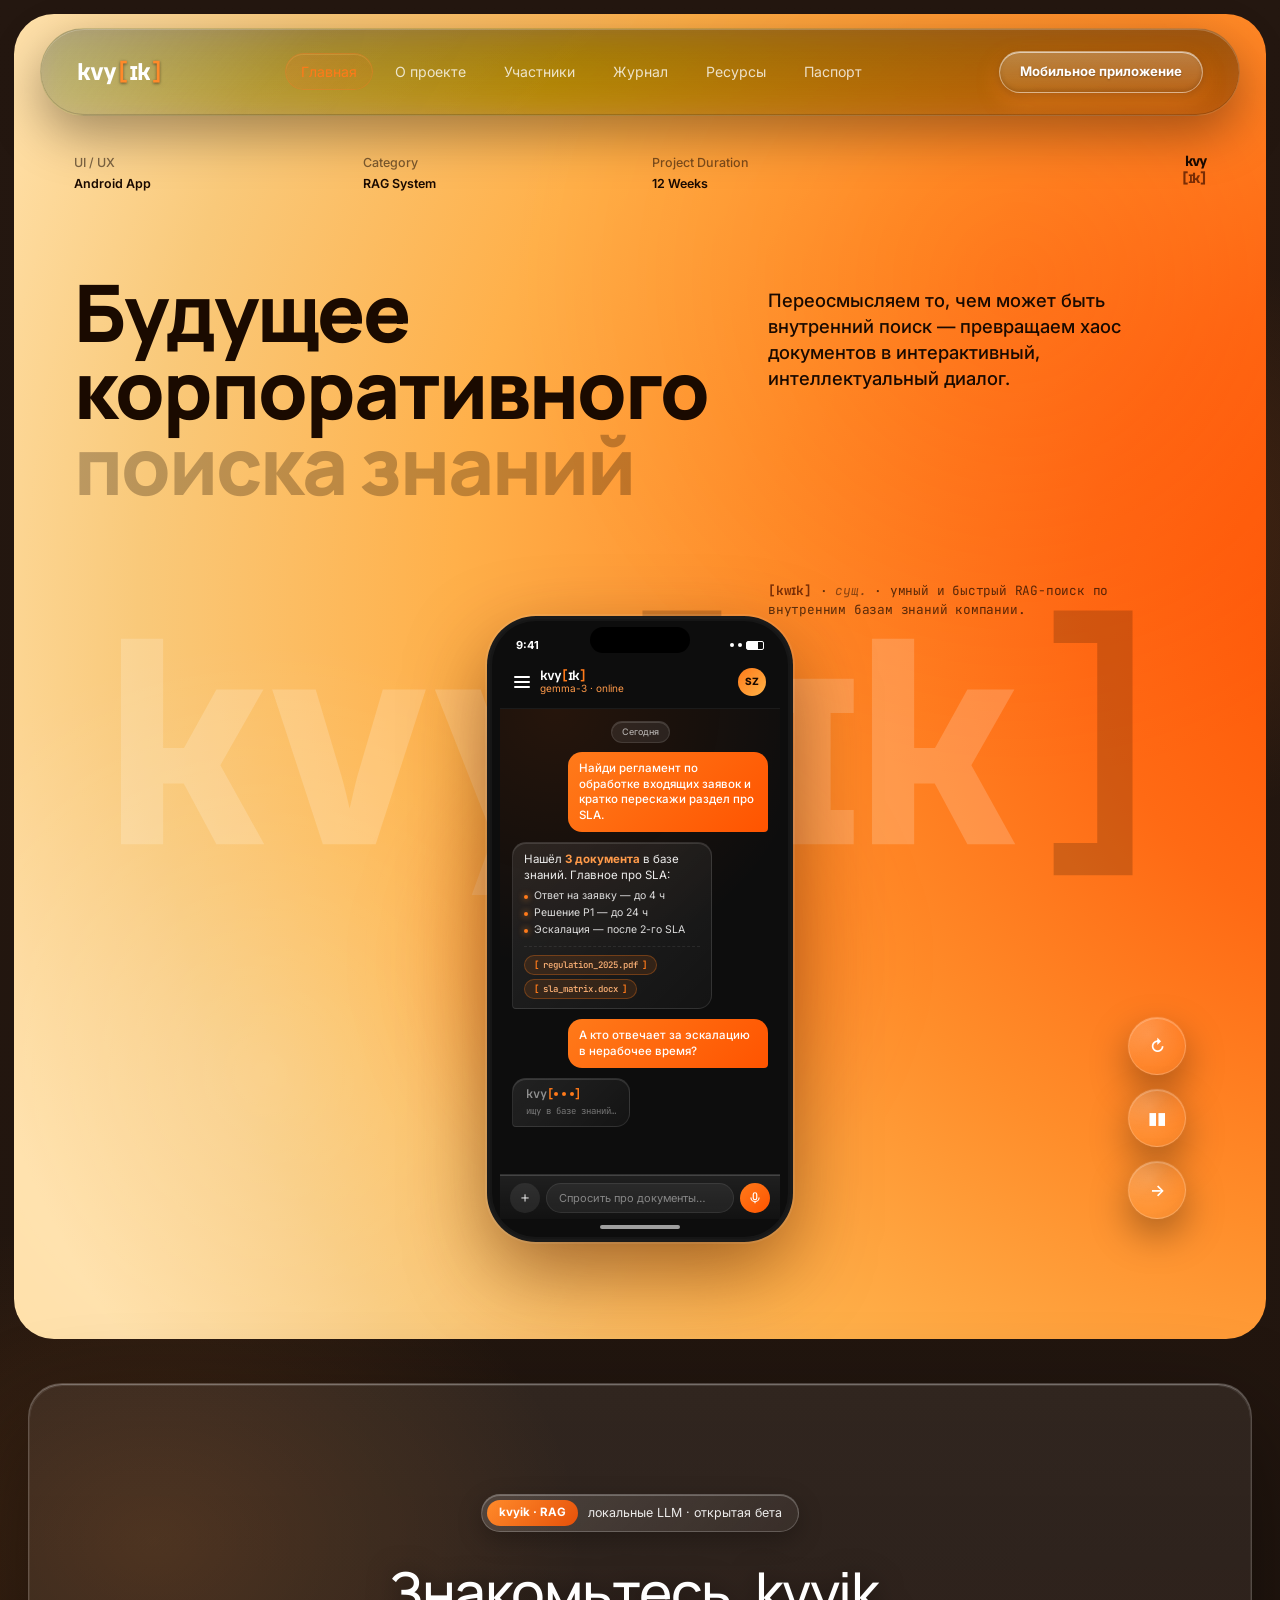
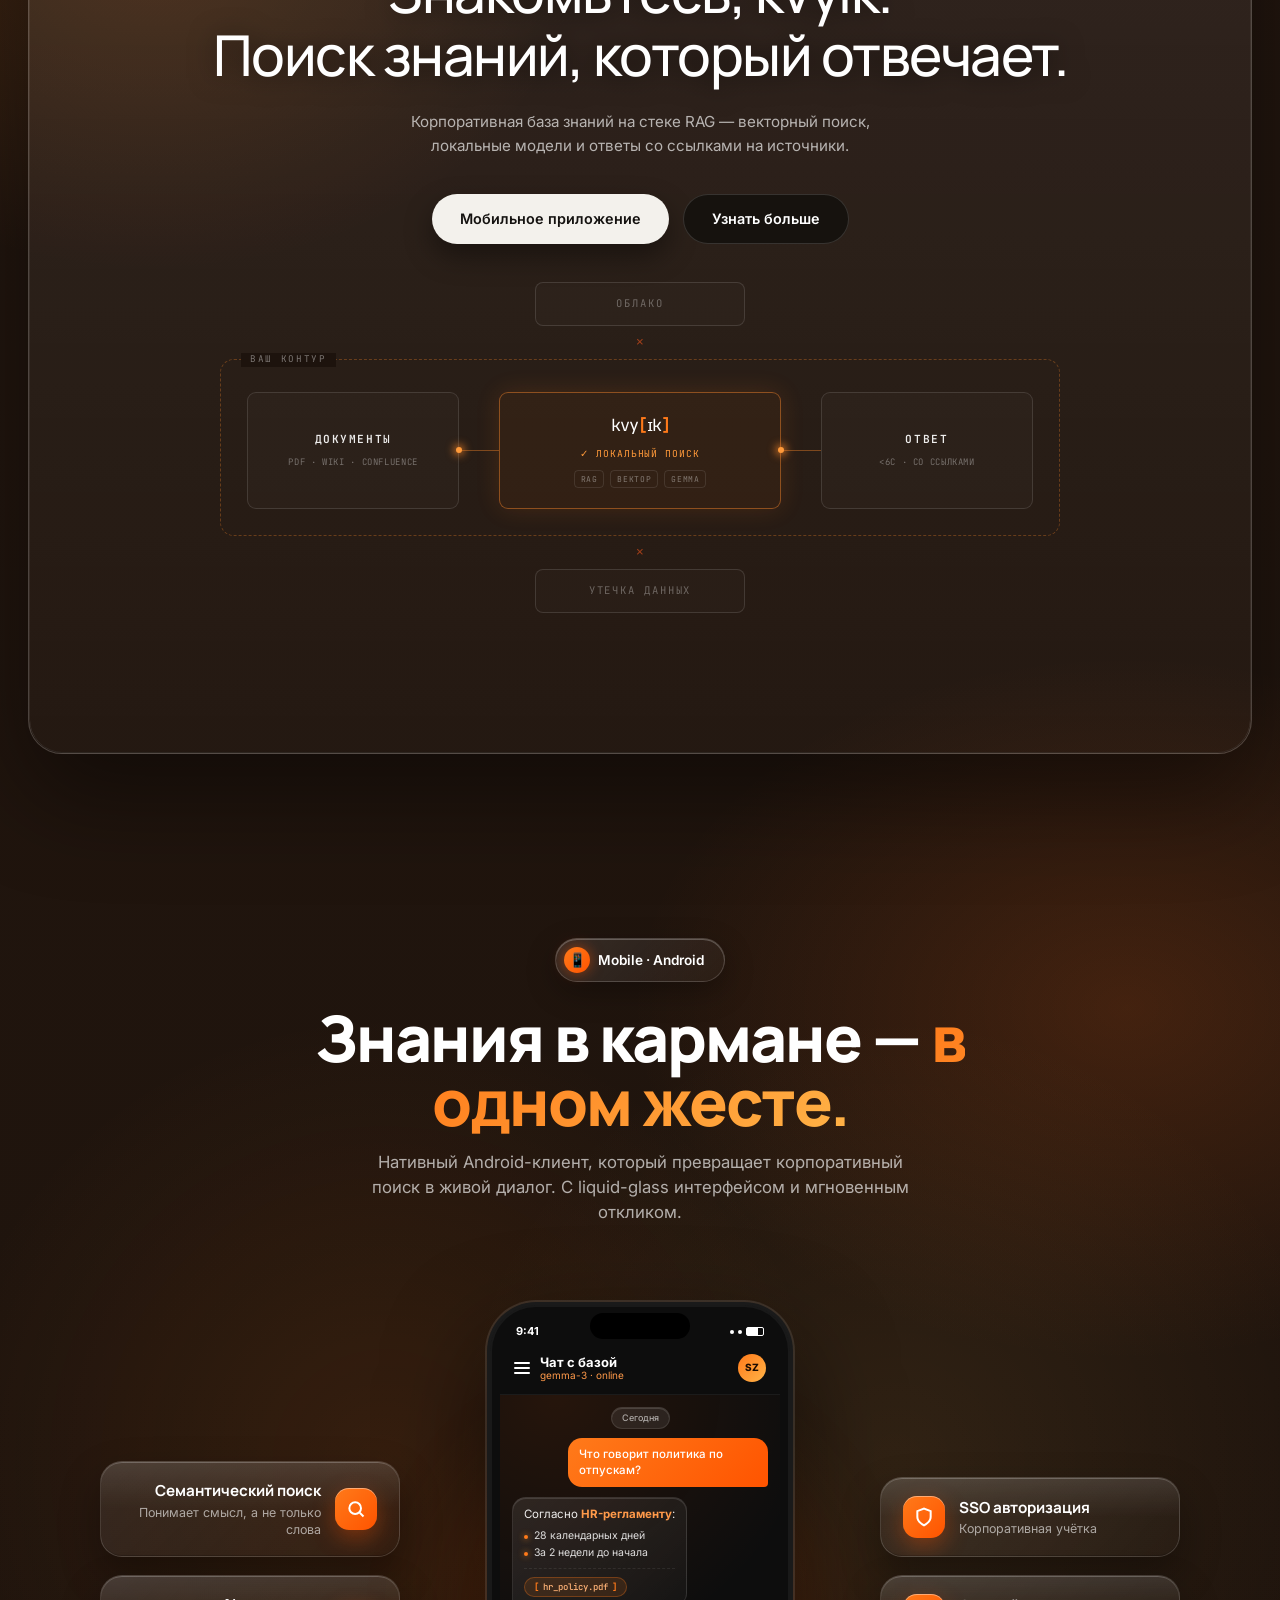
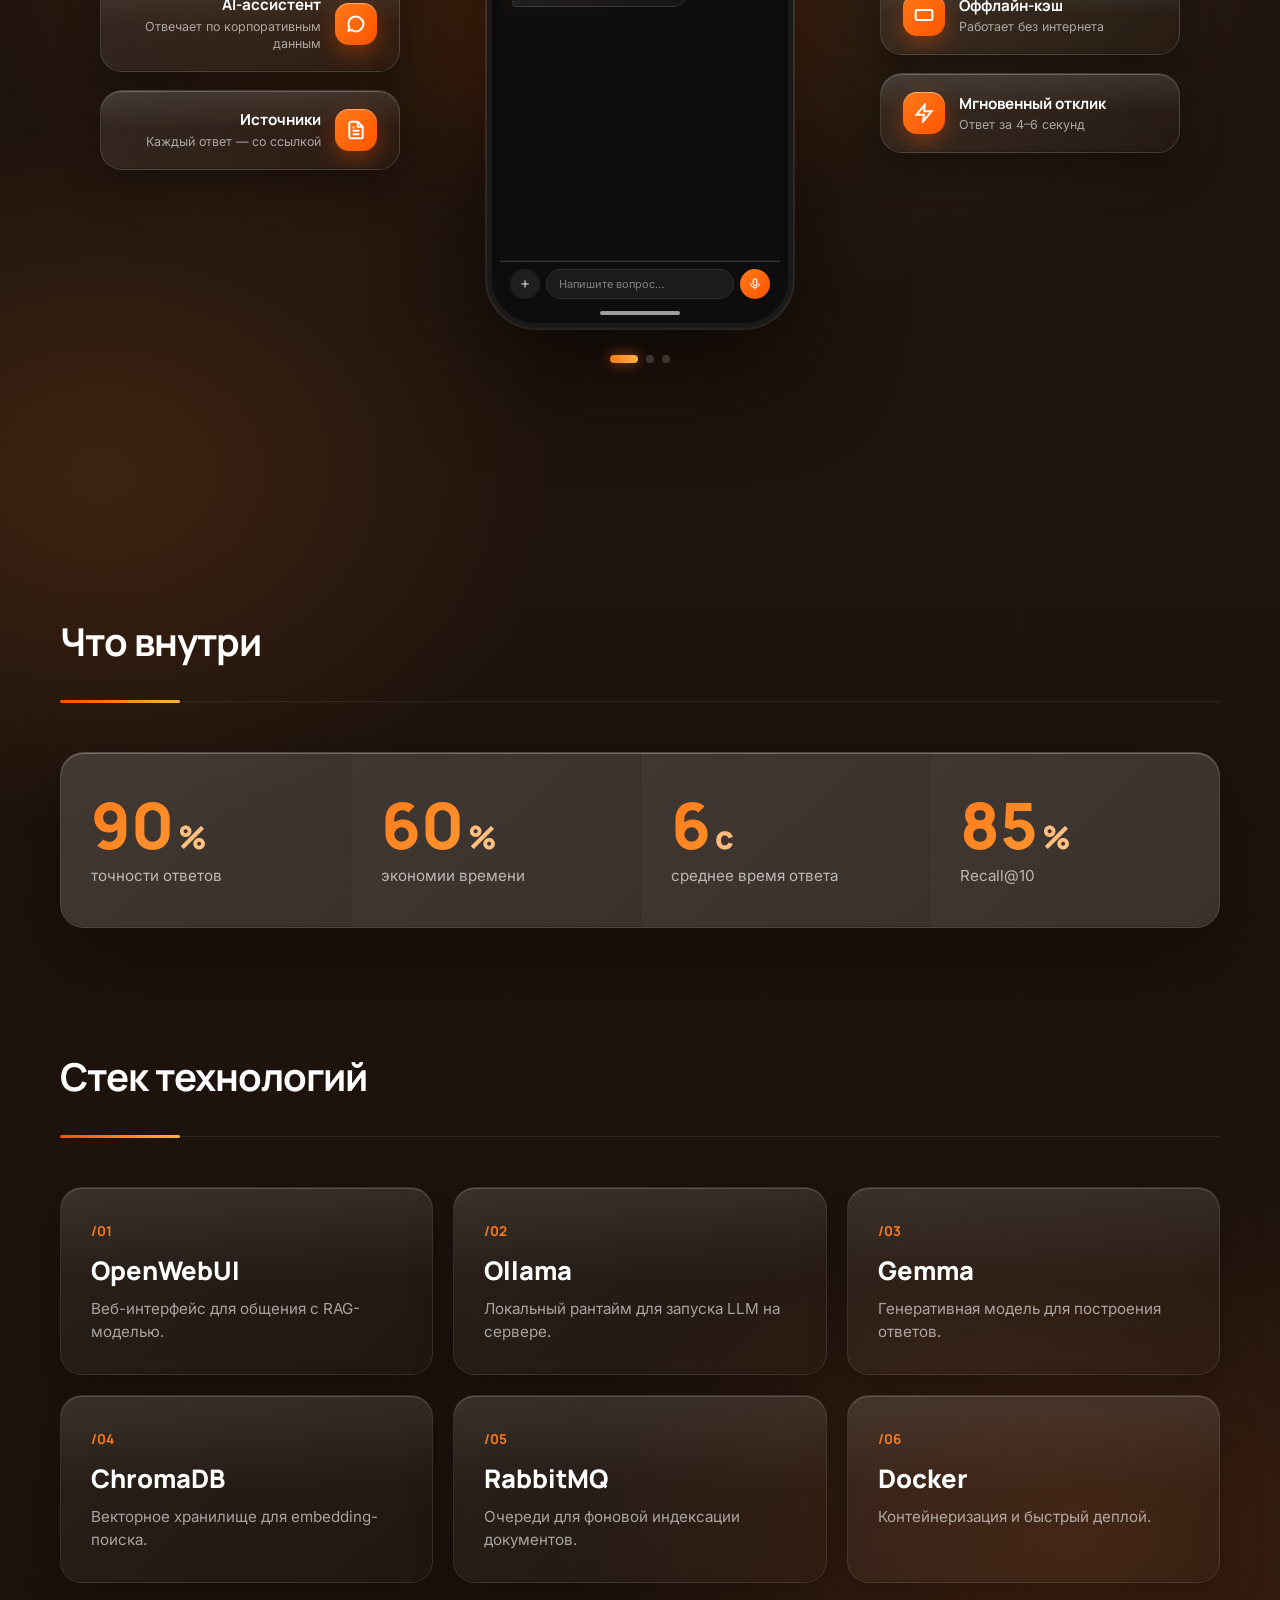
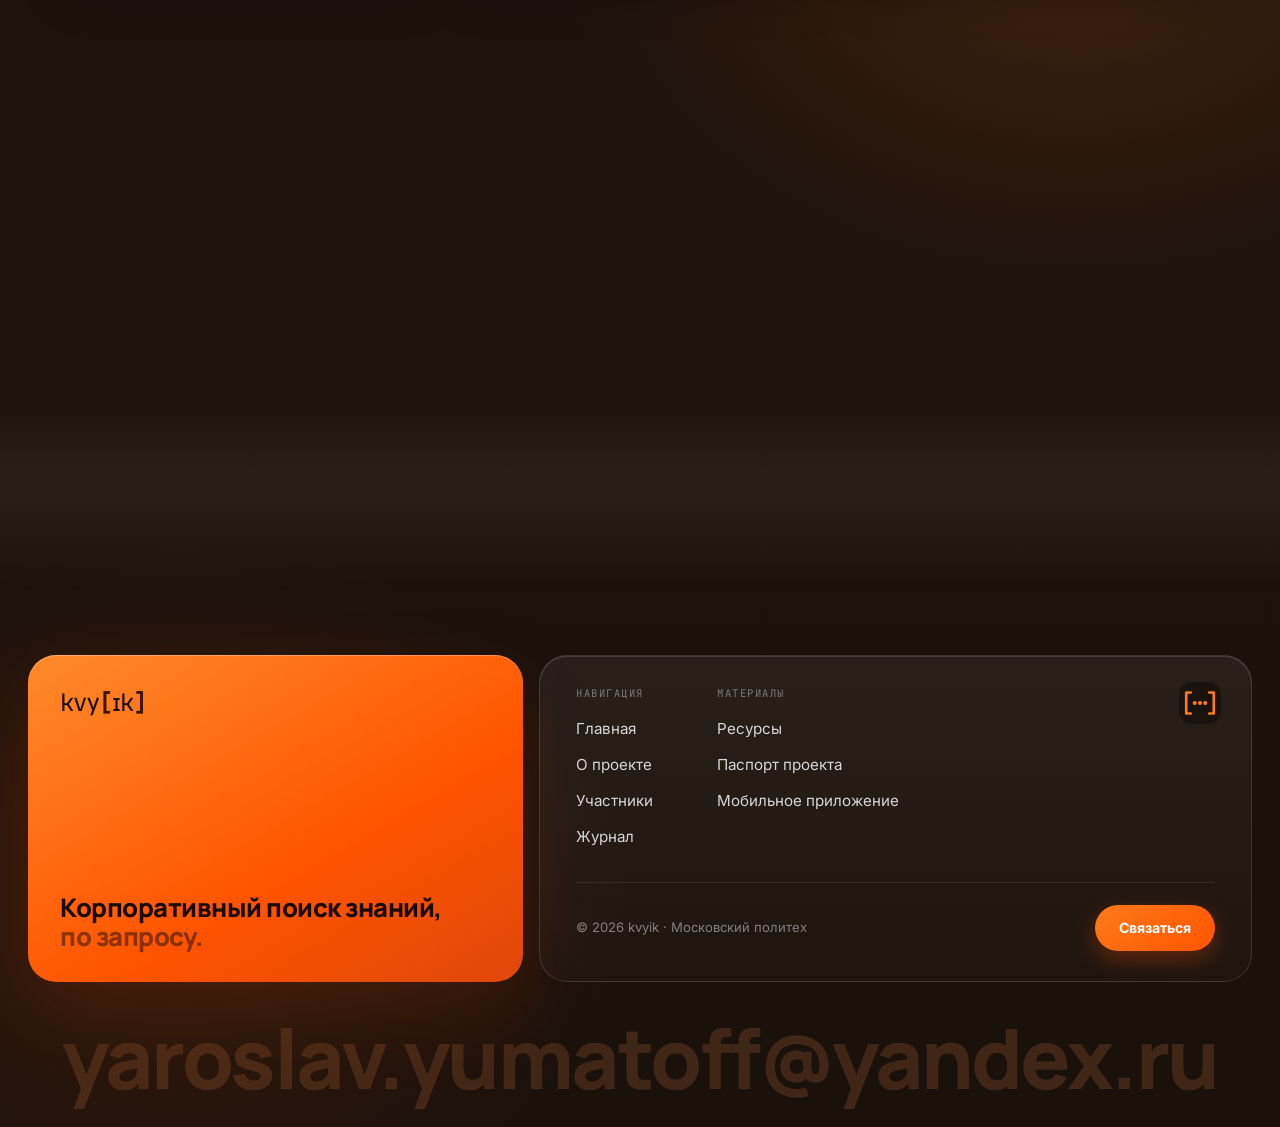
<file: site/index.html>
<!DOCTYPE html>
<html lang="ru">
<head>
    <meta charset="UTF-8">
    <meta name="viewport" content="width=device-width, initial-scale=1.0">
    <title>kvyik | RAG-as-a-Service</title>

    <link rel="stylesheet" href="css/style.css">

    <link href="https://fonts.googleapis.com/css2?family=Inter:wght@300;400;500;600;700;800;900&family=Manrope:wght@400;600;700;800&family=JetBrains+Mono:wght@500;700&display=swap" rel="stylesheet">
    <link rel="icon" type="image/svg+xml" href="assets/favicon.svg">
</head>
<body class="kvyyk-body home">

<!-- unified page background — flows below the hero -->
<div class="home-bg" aria-hidden="true"></div>

<div id="progress-bar"></div>

<!-- Liquid Glass refraction filter (feDisplacementMap) -->
<svg class="lg-filter" aria-hidden="true" width="0" height="0" style="position:absolute;overflow:hidden">
    <filter id="lg-distortion" x="-20%" y="-20%" width="140%" height="140%" color-interpolation-filters="sRGB">
        <feTurbulence type="fractalNoise" baseFrequency="0.008 0.011" numOctaves="2" seed="42" result="noise"/>
        <feGaussianBlur in="noise" stdDeviation="2.4" result="soft"/>
        <feDisplacementMap in="SourceGraphic" in2="soft" scale="55" xChannelSelector="R" yChannelSelector="G"/>
    </filter>
</svg>
<nav class="nb-nav">
    <div class="nb-nav-inner">
        <a href="index.html" class="nb-brand kvy-logo kvy-anim"><span class="kvy">kvy</span><span class="kvy-br br-l">[</span><span class="l-ik">ɪk</span><span class="l-dots"><i></i><i></i><i></i></span><span class="kvy-br br-r">]</span></a>
        <ul class="nb-links">
            <li><a href="index.html" class="active-link">Главная</a></li>
            <li><a href="about.html">О проекте</a></li>
            <li><a href="team.html">Участники</a></li>
            <li><a href="journal.html">Журнал</a></li>
            <li><a href="resources.html">Ресурсы</a></li>
            <li><a href="passport.html">Паспорт</a></li>
        </ul>
        <a href="mobile.html" class="nb-mob-btn nb-mob-link">Мобильное приложение</a>
        <button class="nb-mob-btn nb-menu-toggle" type="button" aria-expanded="false" aria-controls="nb-mobile-menu">
            Меню
        </button>
    </div>
    <div class="nb-mobile-menu" id="nb-mobile-menu" aria-hidden="true">
        <a href="index.html" class="active-link">Главная</a>
        <a href="about.html">О проекте</a>
        <a href="team.html">Участники</a>
        <a href="journal.html">Журнал</a>
        <a href="resources.html">Ресурсы</a>
        <a href="passport.html">Паспорт</a>
        <a href="mobile.html">Мобильное приложение</a>
    </div>
</nav>

<!-- ============ HERO BLOCK ============ -->
<section class="nb-hero">

    <!-- top meta strip -->
    <div class="nb-meta-strip">
        <div class="nb-meta-col">
            <span class="nb-meta-label">UI / UX</span>
            <span class="nb-meta-val">Android App</span>
        </div>
        <div class="nb-meta-col">
            <span class="nb-meta-label">Category</span>
            <span class="nb-meta-val">RAG System</span>
        </div>
        <div class="nb-meta-col">
            <span class="nb-meta-label">Project Duration</span>
            <span class="nb-meta-val">12 Weeks</span>
        </div>
        <div class="nb-meta-col nb-meta-mark kvy-logo">
            <span>kvy</span><span>[ɪk]</span>
        </div>
    </div>

    <!-- title grid -->
    <div class="nb-hero-grid">
        <h1 class="nb-headline">
            Будущее <br>
            корпоративного <br>
            <span class="nb-ghost">поиска знаний</span>
        </h1>

        <p class="nb-sub">
            Переосмысляем то, чем может быть
            внутренний поиск — превращаем
            хаос документов в интерактивный,
            интеллектуальный диалог.
        </p>

        <p class="nb-dict">
            <span class="nb-ipa">[kwɪk]</span> · <i>сущ.</i> ·
            умный и быстрый RAG-поиск по внутренним базам знаний компании.
        </p>
    </div>

    <!-- giant background brand text -->
    <div class="nb-bg-brand kvy-logo">kvy<span class="kvy-br">[</span>ɪk<span class="kvy-br">]</span></div>

    <!-- left side meta -->
    <div class="nb-side nb-side-left">
        <div class="nb-side-row">
            <span class="nb-side-label">kvyik</span>
            <span class="nb-side-val">RAG App</span>
        </div>
        <div class="nb-side-row nb-side-row-mid">
            <span class="nb-side-label">Project Type:</span>
            <span class="nb-side-val">AI-as-a-Service</span>
        </div>
    </div>

    <!-- right side meta -->
    <div class="nb-side nb-side-right">
        <div class="nb-side-row">
            <span class="nb-side-label">Jun 12</span>
            <span class="nb-side-val">2026</span>
        </div>
        <div class="nb-side-row nb-side-row-mid">
            <span class="nb-side-label">Stack:</span>
            <span class="nb-side-val">
                Ollama<br>
                ChromaDB<br>
                Gemma<br>
                OpenWebUI
            </span>
        </div>
        <div class="nb-side-row">
            <span class="nb-side-label">Location:</span>
            <span class="nb-side-val">Московский политех</span>
        </div>
    </div>

    <!-- ============ ANDROID PHONE MOCKUP — RAG UI ============ -->
    <div class="nb-phone-wrap">

        <!-- soft glow behind phone -->
        <div class="nb-phone-glow"></div>

        <div class="nb-phone">
            <div class="nb-phone-notch"></div>

            <!-- status bar -->
            <div class="nb-status">
                <span class="nb-status-time">9:41</span>
                <div class="nb-status-icons">
                    <span class="nb-dot"></span>
                    <span class="nb-dot"></span>
                    <span class="nb-bat"></span>
                </div>
            </div>

            <!-- app header -->
            <div class="nb-app-head">
                <div class="nb-app-burger">
                    <span></span><span></span><span></span>
                </div>
                <div class="nb-app-title">
                    <span class="nb-app-name kvy-logo">kvy<span class="kvy-br">[</span>ɪk<span class="kvy-br">]</span></span>
                    <span class="nb-app-sub">gemma-3 · online</span>
                </div>
                <div class="nb-app-avatar">SZ</div>
            </div>

            <!-- chat scroll area -->
            <div class="nb-chat">

                <!-- date pill -->
                <div class="nb-chat-pill">Сегодня</div>

                <!-- user msg -->
                <div class="nb-msg nb-msg-user">
                    <div class="nb-bubble nb-bubble-user">
                        Найди регламент по обработке
                        входящих заявок и кратко
                        перескажи раздел про SLA.
                    </div>
                </div>

                <!-- assistant msg -->
                <div class="nb-msg nb-msg-bot">
                    <div class="nb-bubble nb-bubble-bot">
                        <p>Нашёл <b>3 документа</b> в базе знаний.
                        Главное про SLA:</p>
                        <ul class="nb-bubble-list">
                            <li>Ответ на заявку — до 4 ч</li>
                            <li>Решение P1 — до 24 ч</li>
                            <li>Эскалация — после 2-го SLA</li>
                        </ul>

                        <!-- source chips -->
                        <div class="nb-sources">
                            <span class="nb-source-chip kvy-logo"><span class="kvy-br">[</span>regulation_2025.pdf<span class="kvy-br">]</span></span>
                            <span class="nb-source-chip kvy-logo"><span class="kvy-br">[</span>sla_matrix.docx<span class="kvy-br">]</span></span>
                        </div>
                    </div>
                </div>

                <!-- user follow-up -->
                <div class="nb-msg nb-msg-user">
                    <div class="nb-bubble nb-bubble-user">
                        А кто отвечает за эскалацию
                        в нерабочее время?
                    </div>
                </div>

                <!-- loader: searching for the follow-up -->
                <div class="nb-msg nb-msg-bot">
                    <div class="nb-bubble nb-bubble-bot nb-bubble-typing">
                        <span class="kvy-loader">
                            <span class="ll-kvy">kvy</span><span class="ll-bl">[</span><span class="ll-inner"><i></i><i></i><i></i></span><span class="ll-br">]</span>
                        </span>
                        <span class="nb-loader-text">ищу в базе знаний…</span>
                    </div>
                </div>

            </div>

            <!-- composer -->
            <div class="nb-composer">
                <button class="nb-comp-btn">＋</button>
                <div class="nb-comp-field">
                    Спросить про документы…
                </div>
                <button class="nb-comp-mic">
                    <svg viewBox="0 0 24 24" fill="none" stroke="#fff" stroke-width="2">
                        <rect x="9" y="3" width="6" height="12" rx="3"/>
                        <path d="M5 11a7 7 0 0014 0M12 18v3"/>
                    </svg>
                </button>
            </div>

            <!-- home indicator -->
            <div class="nb-home-ind"></div>
        </div>
    </div>

    <!-- floating right action stack -->
    <div class="nb-fab-stack">
        <div class="nb-fab"><span>↻</span></div>
        <div class="nb-fab"><span>▮▮</span></div>
        <div class="nb-fab"><span>→</span></div>
    </div>

</section>

<!-- ============ DARK INSIGHTS BLOCK ============ -->
<section class="nb-dark">

    <div class="nb-dark-badge">
        <span class="nb-db-pill">kvyik · RAG</span>
        локальные LLM · открытая бета
    </div>

    <h2 class="nb-dark-title">
        Знакомьтесь, kvyik.<br>
        Поиск знаний, который отвечает.
    </h2>

    <p class="nb-dark-sub">
        Корпоративная база знаний на стеке RAG —
        векторный поиск, локальные модели и ответы
        со ссылками на источники.
    </p>

    <div class="nb-dark-cta">
        <a href="mobile.html" class="nb-dk-btn light">Мобильное приложение</a>
        <a href="about.html" class="nb-dk-btn dark">Узнать больше</a>
    </div>

    <!-- flying orange data streaks -->
    <div class="nb-dash-field" aria-hidden="true">
        <span class="nb-dash" style="top:4%;width:200px;animation-duration:11s;animation-delay:0s"></span>
        <span class="nb-dash rev" style="top:8%;width:150px;animation-duration:9.5s;animation-delay:2.2s"></span>
        <span class="nb-dash" style="top:12%;width:260px;animation-duration:13s;animation-delay:1.0s"></span>
        <span class="nb-dash rev" style="top:76%;width:180px;animation-duration:10.5s;animation-delay:3.0s"></span>
        <span class="nb-dash" style="top:82%;width:230px;animation-duration:12s;animation-delay:1.4s"></span>
        <span class="nb-dash rev" style="top:88%;width:150px;animation-duration:9s;animation-delay:.5s"></span>
        <span class="nb-dash" style="top:94%;width:280px;animation-duration:14s;animation-delay:2.6s"></span>
    </div>

    <!-- RAG pipeline visualization -->
    <div class="nb-pipe" aria-hidden="true">
        <div class="nb-pipe-off">Облако</div>
        <div class="nb-pipe-cross">✕</div>
        <div class="nb-pipe-flow">
            <span class="nb-pipe-label">Ваш контур</span>
            <div class="nb-pipe-stage">
                <div class="nb-pipe-box">
                    <b>Документы</b>
                    <small>PDF · Wiki · Confluence</small>
                </div>
                <span class="nb-pipe-wire"><i></i></span>
                <div class="nb-pipe-box nb-pipe-core">
                    <span class="nb-pipe-core-name kvy-logo">kvy<span class="kvy-br">[</span>ɪk<span class="kvy-br">]</span></span>
                    <span class="nb-pipe-status">✓ локальный поиск</span>
                    <div class="nb-pipe-tags"><span>RAG</span><span>вектор</span><span>Gemma</span></div>
                </div>
                <span class="nb-pipe-wire"><i></i></span>
                <div class="nb-pipe-box">
                    <b>Ответ</b>
                    <small>&lt;6с · со ссылками</small>
                </div>
            </div>
        </div>
        <div class="nb-pipe-cross">✕</div>
        <div class="nb-pipe-off">Утечка данных</div>
    </div>

</section>

<!-- ============ MOBILE SHOWCASE ============ -->
<section class="nb-showcase" id="mobile-showcase">

    <div class="nb-showcase-head">
        <span class="nb-showcase-eyebrow">
            <span>📱</span>
            <span>Mobile · Android</span>
        </span>
        <h2>
            Знания в кармане —
            <span class="nb-muted">в одном жесте.</span>
        </h2>
        <p>
            Нативный Android-клиент, который превращает
            корпоративный поиск в живой диалог.
            С liquid-glass интерфейсом и мгновенным откликом.
        </p>
    </div>

    <div class="nb-showcase-inner">

        <!-- LEFT feature column -->
        <div class="nb-feat-col nb-feat-col-left">

            <div class="nb-feat-pill" data-anim-delay="0">
                <div class="nb-feat-ico">
                    <svg viewBox="0 0 24 24" fill="none" stroke="white" stroke-width="2.4">
                        <circle cx="11" cy="11" r="7"/>
                        <path d="M21 21l-4.5-4.5"/>
                    </svg>
                </div>
                <div class="nb-feat-text">
                    <div class="nb-feat-title">Семантический поиск</div>
                    <div class="nb-feat-sub">Понимает смысл, а не только слова</div>
                </div>
            </div>

            <div class="nb-feat-pill" data-anim-delay="120">
                <div class="nb-feat-ico">
                    <svg viewBox="0 0 24 24" fill="none" stroke="white" stroke-width="2.4">
                        <path d="M21 11.5a8.38 8.38 0 01-1.9 5.4A8.5 8.5 0 0112.5 21 8.38 8.38 0 017.1 19.1L3 20l1-3.9A8.38 8.38 0 013 11.5 8.5 8.5 0 0111.5 3a8.38 8.38 0 015.4 1.9A8.5 8.5 0 0121 11.5z"/>
                    </svg>
                </div>
                <div class="nb-feat-text">
                    <div class="nb-feat-title">AI-ассистент</div>
                    <div class="nb-feat-sub">Отвечает по корпоративным данным</div>
                </div>
            </div>

            <div class="nb-feat-pill" data-anim-delay="240">
                <div class="nb-feat-ico">
                    <svg viewBox="0 0 24 24" fill="none" stroke="white" stroke-width="2.4">
                        <path d="M14 2H6a2 2 0 00-2 2v16a2 2 0 002 2h12a2 2 0 002-2V8z"/>
                        <path d="M14 2v6h6M16 13H8M16 17H8M10 9H8"/>
                    </svg>
                </div>
                <div class="nb-feat-text">
                    <div class="nb-feat-title">Источники</div>
                    <div class="nb-feat-sub">Каждый ответ — со ссылкой</div>
                </div>
            </div>

        </div>

        <!-- PHONE in center -->
        <div class="nb-sc-phone-wrap">
            <div class="nb-sc-phone-halo"></div>

            <div class="nb-sc-phone">
                <div class="nb-phone-notch"></div>

                <div class="nb-status">
                    <span class="nb-status-time">9:41</span>
                    <div class="nb-status-icons">
                        <span class="nb-dot"></span>
                        <span class="nb-dot"></span>
                        <span class="nb-bat"></span>
                    </div>
                </div>

                <div class="nb-sc-screens">

                    <!-- ============ SCREEN 1 — CHAT ============ -->
                    <div class="nb-sc-screen active" data-screen="0">
                        <div class="nb-app-head">
                            <div class="nb-app-burger"><span></span><span></span><span></span></div>
                            <div class="nb-app-title">
                                <span class="nb-app-name">Чат с базой</span>
                                <span class="nb-app-sub">gemma-3 · online</span>
                            </div>
                            <div class="nb-app-avatar">SZ</div>
                        </div>

                        <div class="nb-chat">
                            <div class="nb-chat-pill">Сегодня</div>
                            <div class="nb-msg nb-msg-user">
                                <div class="nb-bubble nb-bubble-user">
                                    Что говорит политика по отпускам?
                                </div>
                            </div>
                            <div class="nb-msg nb-msg-bot">
                                <div class="nb-bubble nb-bubble-bot">
                                    <p>Согласно <b>HR-регламенту</b>:</p>
                                    <ul class="nb-bubble-list">
                                        <li>28 календарных дней</li>
                                        <li>За 2 недели до начала</li>
                                    </ul>
                                    <div class="nb-sources">
                                        <span class="nb-source-chip kvy-logo"><span class="kvy-br">[</span>hr_policy.pdf<span class="kvy-br">]</span></span>
                                    </div>
                                </div>
                            </div>
                        </div>

                        <div class="nb-composer">
                            <button class="nb-comp-btn">＋</button>
                            <div class="nb-comp-field">Напишите вопрос…</div>
                            <button class="nb-comp-mic">
                                <svg viewBox="0 0 24 24" fill="none" stroke="#fff" stroke-width="2">
                                    <rect x="9" y="3" width="6" height="12" rx="3"/>
                                    <path d="M5 11a7 7 0 0014 0M12 18v3"/>
                                </svg>
                            </button>
                        </div>
                    </div>

                    <!-- ============ SCREEN 2 — DOCS ============ -->
                    <div class="nb-sc-screen" data-screen="1">
                        <div class="nb-app-head">
                            <div class="nb-app-burger"><span></span><span></span><span></span></div>
                            <div class="nb-app-title">
                                <span class="nb-app-name">Документы</span>
                                <span class="nb-app-sub">142 файла · обновлено</span>
                            </div>
                            <div class="nb-app-avatar">SZ</div>
                        </div>

                        <div class="nb-sc-docs">
                            <div class="nb-sc-docs-head">
                                <h4>База знаний</h4>
                                <span>indexed</span>
                            </div>

                            <div class="nb-sc-search">
                                🔍 Поиск по документам…
                            </div>

                            <div class="nb-sc-doc-list">
                                <div class="nb-sc-doc">
                                    <div class="nb-sc-doc-ico">📄</div>
                                    <div class="nb-sc-doc-info">
                                        <div class="nb-sc-doc-name">hr_policy.pdf</div>
                                        <div class="nb-sc-doc-meta">2.4 MB · вчера</div>
                                    </div>
                                    <span class="nb-sc-doc-arrow">›</span>
                                </div>
                                <div class="nb-sc-doc">
                                    <div class="nb-sc-doc-ico b">📊</div>
                                    <div class="nb-sc-doc-info">
                                        <div class="nb-sc-doc-name">sla_matrix.docx</div>
                                        <div class="nb-sc-doc-meta">820 KB · 3 дня назад</div>
                                    </div>
                                    <span class="nb-sc-doc-arrow">›</span>
                                </div>
                                <div class="nb-sc-doc">
                                    <div class="nb-sc-doc-ico c">📋</div>
                                    <div class="nb-sc-doc-info">
                                        <div class="nb-sc-doc-name">regulation_2025</div>
                                        <div class="nb-sc-doc-meta">1.1 MB · неделю</div>
                                    </div>
                                    <span class="nb-sc-doc-arrow">›</span>
                                </div>
                                <div class="nb-sc-doc">
                                    <div class="nb-sc-doc-ico">📐</div>
                                    <div class="nb-sc-doc-info">
                                        <div class="nb-sc-doc-name">tech_specs.md</div>
                                        <div class="nb-sc-doc-meta">312 KB · мес.</div>
                                    </div>
                                    <span class="nb-sc-doc-arrow">›</span>
                                </div>
                            </div>
                        </div>

                        <div class="nb-home-ind"></div>
                    </div>

                    <!-- ============ SCREEN 3 — STATS ============ -->
                    <div class="nb-sc-screen" data-screen="2">
                        <div class="nb-app-head">
                            <div class="nb-app-burger"><span></span><span></span><span></span></div>
                            <div class="nb-app-title">
                                <span class="nb-app-name">Статистика</span>
                                <span class="nb-app-sub">за неделю</span>
                            </div>
                            <div class="nb-app-avatar">SZ</div>
                        </div>

                        <div class="nb-sc-stat">
                            <div class="nb-sc-stat-card">
                                <div class="nb-sc-stat-label">Запросов</div>
                                <div class="nb-sc-stat-val">1 248</div>
                                <div class="nb-sc-stat-trend">↗ +24% за неделю</div>
                                <div class="nb-sc-stat-bars">
                                    <div class="nb-sc-bar"></div>
                                    <div class="nb-sc-bar"></div>
                                    <div class="nb-sc-bar"></div>
                                    <div class="nb-sc-bar"></div>
                                    <div class="nb-sc-bar"></div>
                                    <div class="nb-sc-bar"></div>
                                    <div class="nb-sc-bar"></div>
                                </div>
                            </div>

                            <div class="nb-sc-stat-list">
                                <div class="nb-sc-stat-row">
                                    <span>Точность</span>
                                    <b>92%</b>
                                </div>
                                <div class="nb-sc-stat-row">
                                    <span>Среднее время</span>
                                    <b>4.2с</b>
                                </div>
                                <div class="nb-sc-stat-row">
                                    <span>Активных юзеров</span>
                                    <b>87</b>
                                </div>
                            </div>
                        </div>

                        <div class="nb-home-ind"></div>
                    </div>

                </div>

                <div class="nb-home-ind"></div>
            </div>
        </div>

        <!-- RIGHT feature column -->
        <div class="nb-feat-col nb-feat-col-right">

            <div class="nb-feat-pill" data-anim-delay="60">
                <div class="nb-feat-ico">
                    <svg viewBox="0 0 24 24" fill="none" stroke="white" stroke-width="2.4">
                        <path d="M12 22s8-4 8-10V5l-8-3-8 3v7c0 6 8 10 8 10z"/>
                    </svg>
                </div>
                <div class="nb-feat-text">
                    <div class="nb-feat-title">SSO авторизация</div>
                    <div class="nb-feat-sub">Корпоративная учётка</div>
                </div>
            </div>

            <div class="nb-feat-pill" data-anim-delay="180">
                <div class="nb-feat-ico">
                    <svg viewBox="0 0 24 24" fill="none" stroke="white" stroke-width="2.4">
                        <rect x="2" y="6" width="20" height="12" rx="2"/>
                        <path d="M12 12v.01M7 12v.01M17 12v.01"/>
                    </svg>
                </div>
                <div class="nb-feat-text">
                    <div class="nb-feat-title">Оффлайн-кэш</div>
                    <div class="nb-feat-sub">Работает без интернета</div>
                </div>
            </div>

            <div class="nb-feat-pill" data-anim-delay="300">
                <div class="nb-feat-ico">
                    <svg viewBox="0 0 24 24" fill="none" stroke="white" stroke-width="2.4">
                        <path d="M13 2L3 14h9l-1 8 10-12h-9l1-8z"/>
                    </svg>
                </div>
                <div class="nb-feat-text">
                    <div class="nb-feat-title">Мгновенный отклик</div>
                    <div class="nb-feat-sub">Ответ за 4–6 секунд</div>
                </div>
            </div>

        </div>

    </div>

    <!-- screen indicator dots -->
    <div class="nb-sc-dots">
        <span class="nb-sc-dot active" data-dot="0"></span>
        <span class="nb-sc-dot" data-dot="1"></span>
        <span class="nb-sc-dot" data-dot="2"></span>
    </div>

</section>

<div class="nb-cta-scroll-stage">

<!-- ============ KPI + TECH BLOCKS ============ -->
<section class="nb-section nb-glass-foot">
    <div class="nb-container">

        <div class="nb-num-row">
            <h3>Что внутри</h3>
        </div>

        <div class="nb-kpi-grid">
            <div class="nb-kpi">
                <span class="nb-kpi-val">90<i>%</i></span>
                <span class="nb-kpi-lbl">точности ответов</span>
            </div>
            <div class="nb-kpi">
                <span class="nb-kpi-val">60<i>%</i></span>
                <span class="nb-kpi-lbl">экономии времени</span>
            </div>
            <div class="nb-kpi">
                <span class="nb-kpi-val">6<i>с</i></span>
                <span class="nb-kpi-lbl">среднее время ответа</span>
            </div>
            <div class="nb-kpi">
                <span class="nb-kpi-val">85<i>%</i></span>
                <span class="nb-kpi-lbl">Recall@10</span>
            </div>
        </div>

        <div class="nb-num-row" style="margin-top:120px;">
            <h3>Стек технологий</h3>
        </div>

        <div class="nb-tech-grid">
            <div class="nb-tech">
                <span class="nb-tech-num">/01</span>
                <h4>OpenWebUI</h4>
                <p>Веб-интерфейс для общения с RAG-моделью.</p>
            </div>
            <div class="nb-tech">
                <span class="nb-tech-num">/02</span>
                <h4>Ollama</h4>
                <p>Локальный рантайм для запуска LLM на сервере.</p>
            </div>
            <div class="nb-tech">
                <span class="nb-tech-num">/03</span>
                <h4>Gemma</h4>
                <p>Генеративная модель для построения ответов.</p>
            </div>
            <div class="nb-tech">
                <span class="nb-tech-num">/04</span>
                <h4>ChromaDB</h4>
                <p>Векторное хранилище для embedding-поиска.</p>
            </div>
            <div class="nb-tech">
                <span class="nb-tech-num">/05</span>
                <h4>RabbitMQ</h4>
                <p>Очереди для фоновой индексации документов.</p>
            </div>
            <div class="nb-tech">
                <span class="nb-tech-num">/06</span>
                <h4>Docker</h4>
                <p>Контейнеризация и быстрый деплой.</p>
            </div>
        </div>

    </div>
</section>

<!-- ===== gradient-core zone: marquee → CTA → footer share one animated glow ===== -->
<div class="nb-core-zone">
<div class="nb-core" aria-hidden="true"><div class="nb-core-scale"><div class="nb-core-glow"></div></div></div>

<!-- ============ CTA ============ -->
<section class="nb-cta">
    <div class="nb-container">
        <span class="nb-cta-eyebrow">Единый узел знаний</span>
        <p class="nb-cta-lead">Документы, диалоги и векторный поиск сходятся в одном&nbsp;RAG-ядре.</p>
        <h2>Готовы превратить документы в диалог?</h2>
        <div class="nb-cta-row">
            <a href="about.html" class="nb-cta-btn primary">Подробнее</a>
            <a href="passport.html" class="nb-cta-btn ghost core-trigger">Паспорт проекта</a>
        </div>
    </div>
</section>

<footer class="nb-footer">
    <div class="nb-container">
        <div class="nb-foot">
            <!-- left orange brand card -->
            <div class="nb-foot-brand">
                <a href="index.html" class="nb-foot-logo kvy-logo">kvy<span class="kvy-br">[</span>ɪk<span class="kvy-br">]</span></a>
                <div class="nb-foot-tagline">
                    Корпоративный поиск знаний,<br>
                    <span>по запросу.</span>
                </div>
            </div>
            <!-- right glass panel -->
            <div class="nb-foot-panel">
                <img src="assets/favicon.svg" alt="kvyik" class="nb-foot-mark">
                <div class="nb-foot-cols">
                    <div class="nb-foot-col">
                        <span class="nb-foot-h">Навигация</span>
                        <a href="index.html">Главная</a>
                        <a href="about.html">О проекте</a>
                        <a href="team.html">Участники</a>
                        <a href="journal.html">Журнал</a>
                    </div>
                    <div class="nb-foot-col">
                        <span class="nb-foot-h">Материалы</span>
                        <a href="resources.html">Ресурсы</a>
                        <a href="passport.html">Паспорт проекта</a>
                        <a href="mobile.html">Мобильное приложение</a>
                    </div>
                </div>
                <div class="nb-foot-row">
                    <span class="nb-foot-copy">© 2026 kvyik · Московский политех</span>
                    <a href="mailto:yaroslav.yumatoff@yandex.ru" class="nb-foot-cta">Связаться</a>
                </div>
            </div>
        </div>
        <div class="nb-foot-email" aria-hidden="true">yaroslav.yumatoff@yandex.ru</div>
    </div>
</footer>
</div><!-- /.nb-core-zone -->

</div><!-- /.nb-cta-scroll-stage -->

<button id="scrollTopBtn">↑</button>

<script src="js/app.js"></script>
</body>
</html>
</file>
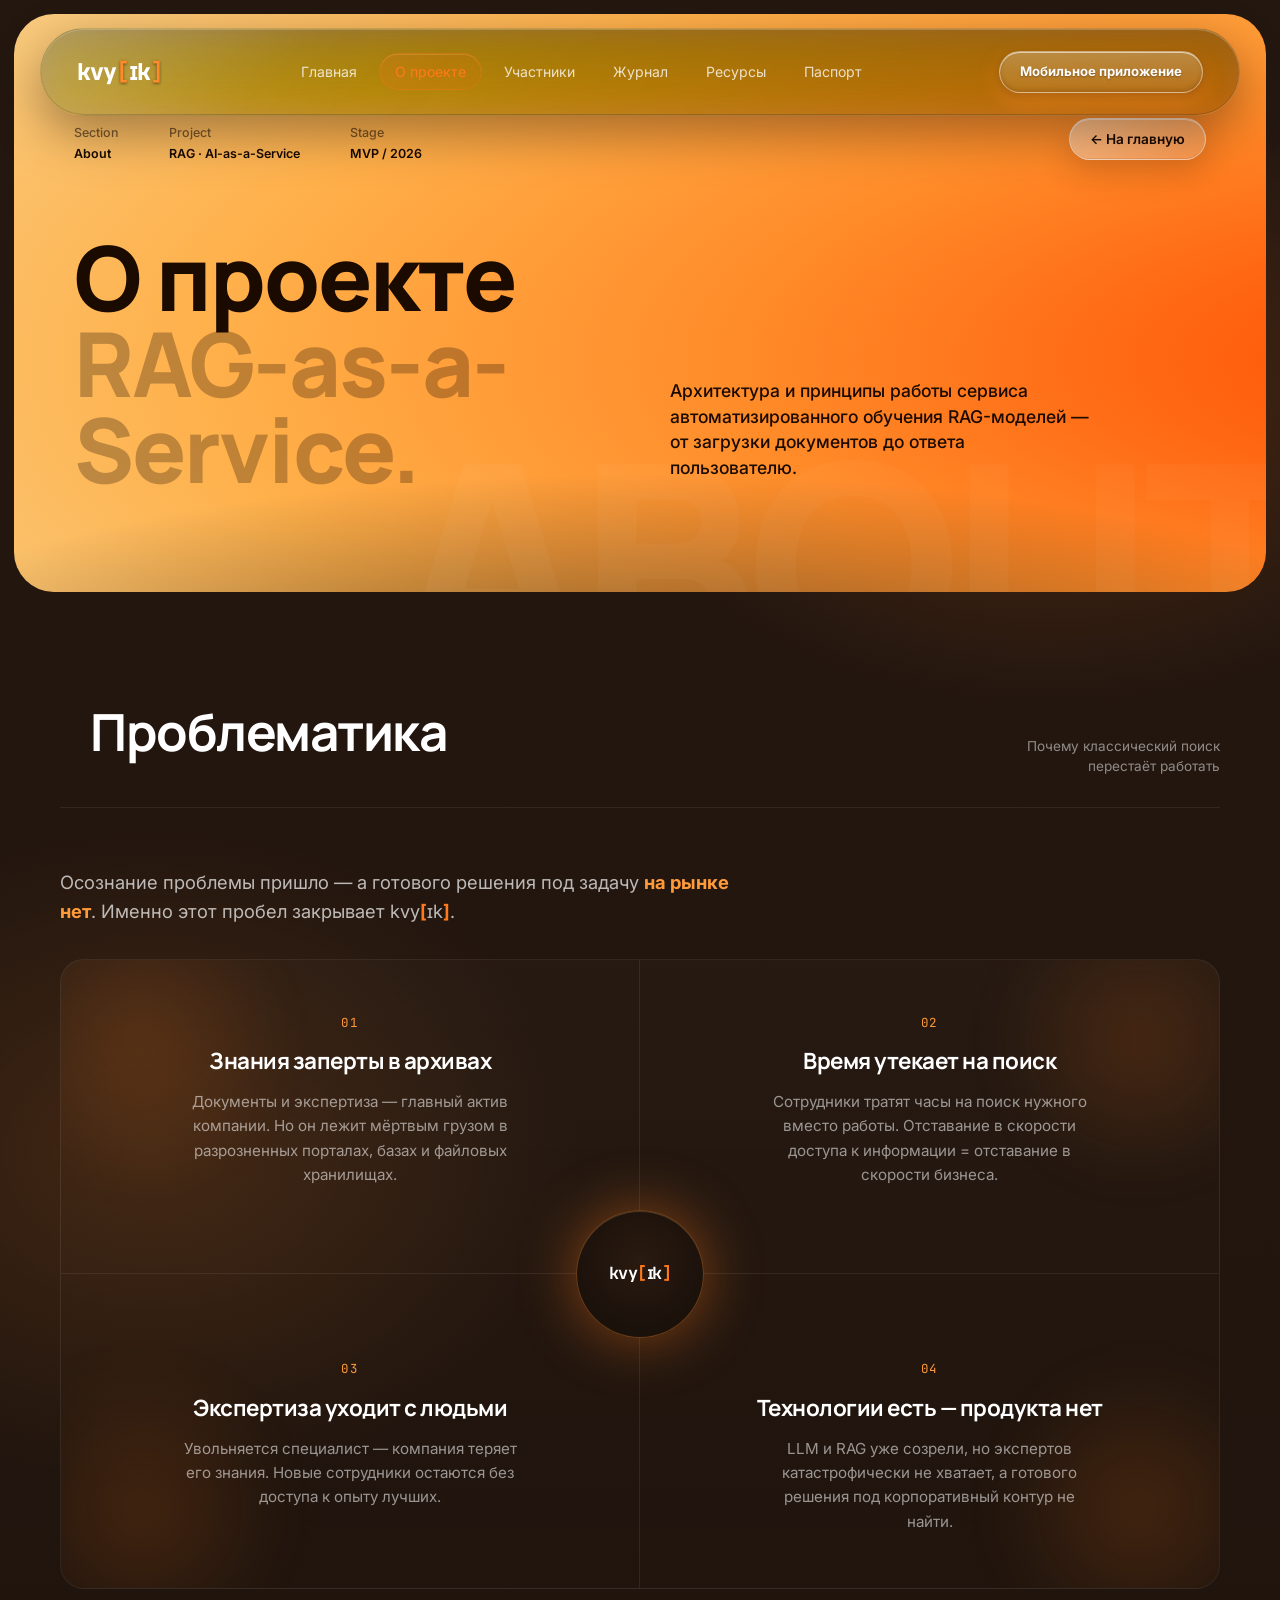
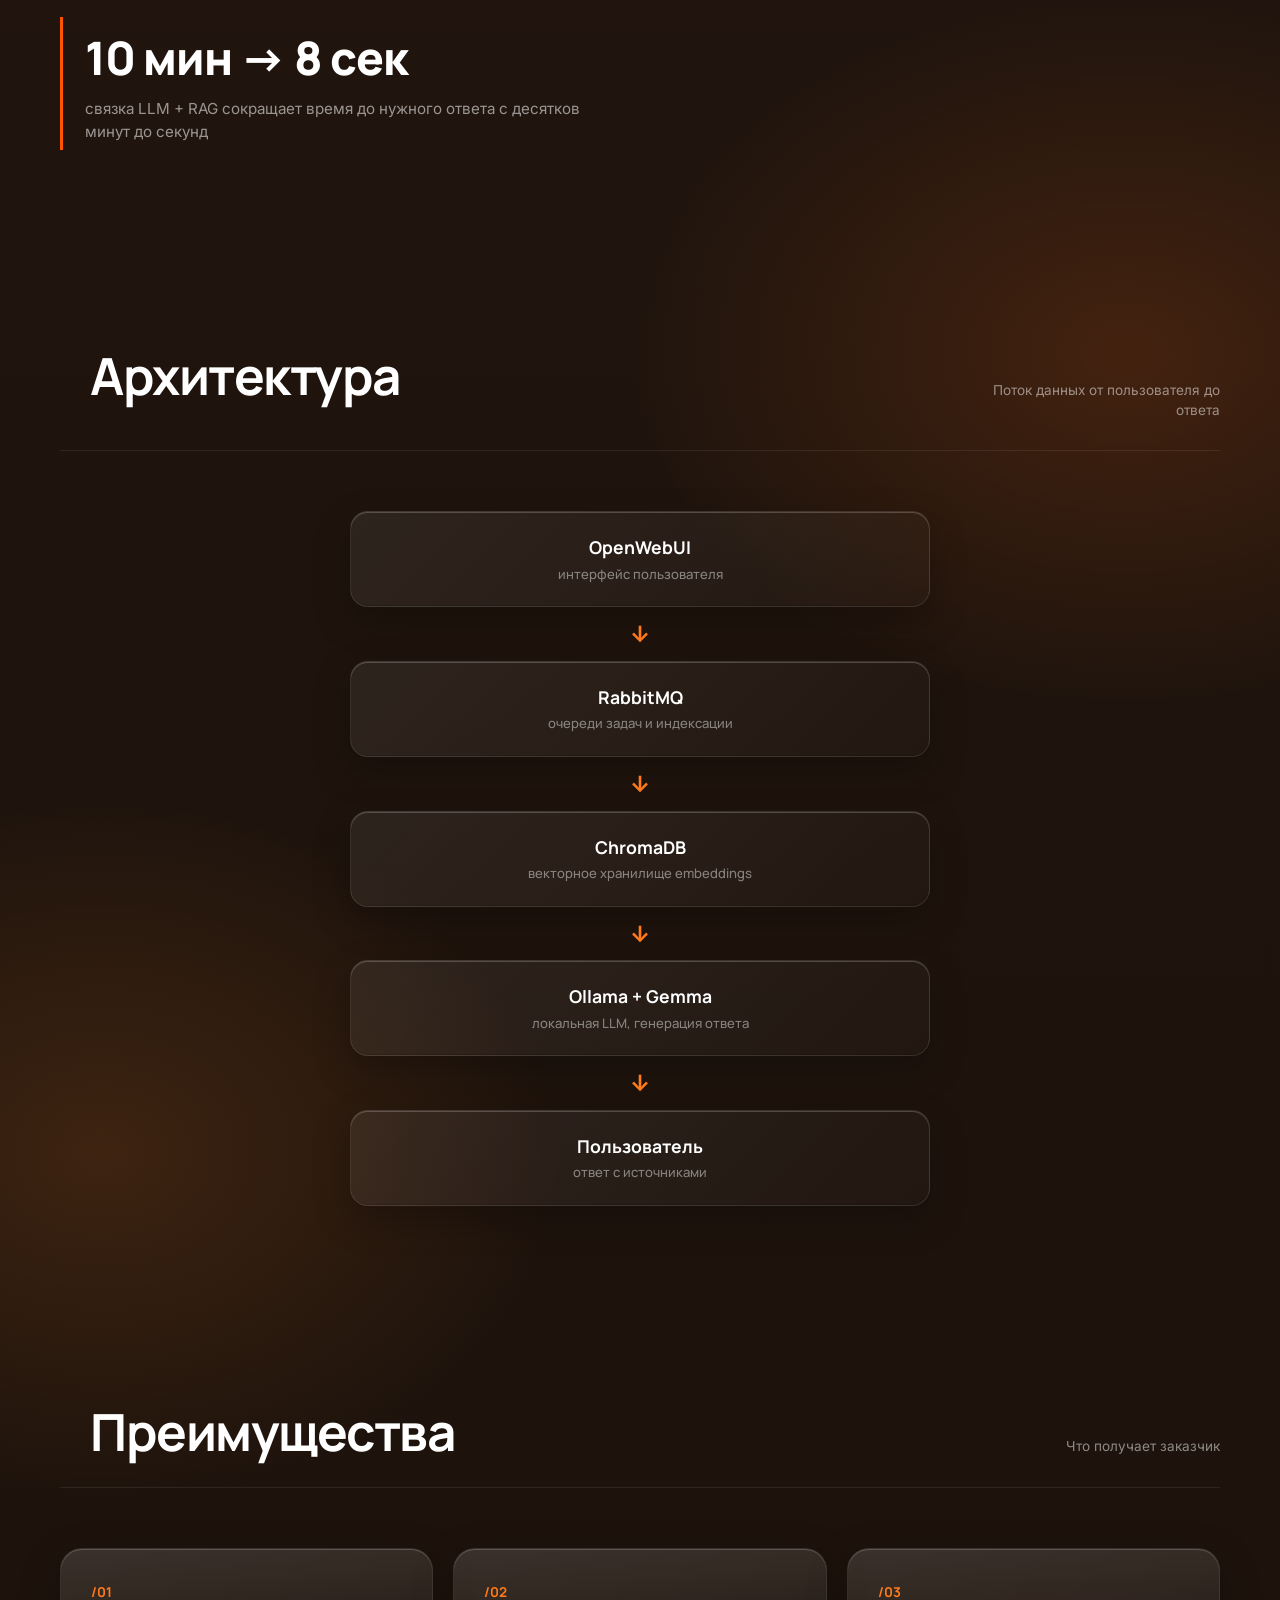
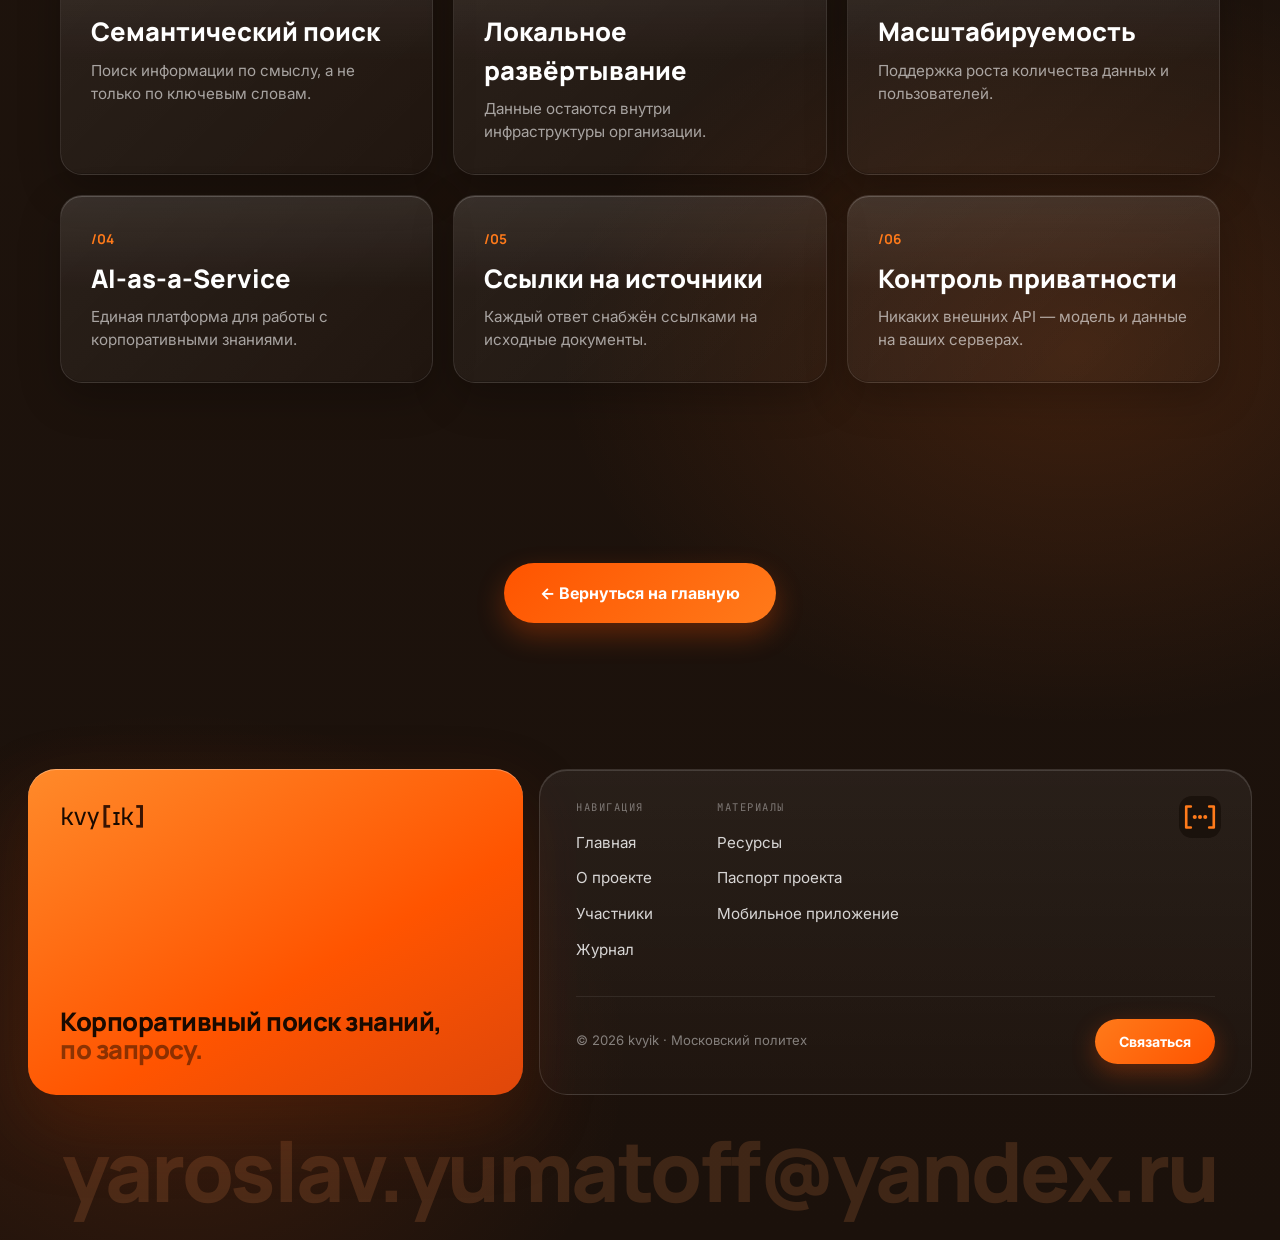
<file: site/about.html>
<!DOCTYPE html>
<html lang="ru">
<head>
    <meta charset="UTF-8">
    <meta name="viewport" content="width=device-width, initial-scale=1.0">
    <title>О проекте · kvyik</title>
    <link rel="stylesheet" href="css/style.css">
    <link href="https://fonts.googleapis.com/css2?family=Inter:wght@300;400;500;600;700;800;900&family=Manrope:wght@400;600;700;800&family=JetBrains+Mono:wght@500;700&display=swap" rel="stylesheet">
    <link rel="icon" type="image/svg+xml" href="assets/favicon.svg">
</head>
<body class="kvyyk-body">

<div id="progress-bar"></div>

<!-- Liquid Glass refraction filter (feDisplacementMap) -->
<svg class="lg-filter" aria-hidden="true" width="0" height="0" style="position:absolute;overflow:hidden">
    <filter id="lg-distortion" x="-20%" y="-20%" width="140%" height="140%" color-interpolation-filters="sRGB">
        <feTurbulence type="fractalNoise" baseFrequency="0.008 0.011" numOctaves="2" seed="42" result="noise"/>
        <feGaussianBlur in="noise" stdDeviation="2.4" result="soft"/>
        <feDisplacementMap in="SourceGraphic" in2="soft" scale="55" xChannelSelector="R" yChannelSelector="G"/>
    </filter>
</svg>
<nav class="nb-nav">
    <div class="nb-nav-inner">
        <a href="index.html" class="nb-brand kvy-logo kvy-anim"><span class="kvy">kvy</span><span class="kvy-br br-l">[</span><span class="l-ik">ɪk</span><span class="l-dots"><i></i><i></i><i></i></span><span class="kvy-br br-r">]</span></a>
        <ul class="nb-links">
            <li><a href="index.html">Главная</a></li>
            <li><a href="about.html" class="active-link">О проекте</a></li>
            <li><a href="team.html">Участники</a></li>
            <li><a href="journal.html">Журнал</a></li>
            <li><a href="resources.html">Ресурсы</a></li>
            <li><a href="passport.html">Паспорт</a></li>
        </ul>
        <a href="mobile.html" class="nb-mob-btn nb-mob-link">Мобильное приложение</a>
        <button class="nb-mob-btn nb-menu-toggle" type="button" aria-expanded="false" aria-controls="nb-mobile-menu">
            Меню
        </button>
    </div>
    <div class="nb-mobile-menu" id="nb-mobile-menu" aria-hidden="true">
        <a href="index.html">Главная</a>
        <a href="about.html" class="active-link">О проекте</a>
        <a href="team.html">Участники</a>
        <a href="journal.html">Журнал</a>
        <a href="resources.html">Ресурсы</a>
        <a href="passport.html">Паспорт</a>
        <a href="mobile.html">Мобильное приложение</a>
    </div>
</nav>

<!-- ============ PAGE HERO ============ -->
<section class="nb-page-hero">

    <div class="nb-page-meta">
        <div><span>Section</span><b>About</b></div>
        <div><span>Project</span><b>RAG · AI-as-a-Service</b></div>
        <div><span>Stage</span><b>MVP / 2026</b></div>
    </div>

    <a href="index.html" class="nb-page-back">← На главную</a>

    <div class="nb-page-hero-inner">
        <h1>
            О проекте<br>
            <span class="nb-ghost">RAG-as-a-Service.</span>
        </h1>
        <p class="nb-page-hero-sub">
            Архитектура и принципы работы сервиса
            автоматизированного обучения RAG-моделей —
            от загрузки документов до ответа пользователю.
        </p>
    </div>

    <div class="nb-page-bgmark">ABOUT</div>
</section>

<!-- ============ PROBLEM ============ -->
<section class="nb-sec">
    <div class="nb-container">
        <div class="nb-sec-head">
            <h2>Проблематика</h2>
            <div class="nb-sec-aside">Почему классический поиск перестаёт работать</div>
        </div>

        <p class="nb-quad-intro">
            Осознание проблемы пришло — а готового решения под задачу
            <b>на рынке нет</b>. Именно этот пробел закрывает kvy<span class="kvy-br">[</span>ɪk<span class="kvy-br">]</span>.
        </p>

        <div class="nb-quad">
            <div class="nb-quad-cell">
                <span class="nb-quad-num">01</span>
                <h3>Знания заперты в архивах</h3>
                <p>Документы и экспертиза — главный актив компании. Но он лежит мёртвым грузом в разрозненных порталах, базах и файловых хранилищах.</p>
            </div>
            <div class="nb-quad-cell">
                <span class="nb-quad-num">02</span>
                <h3>Время утекает на поиск</h3>
                <p>Сотрудники тратят часы на поиск нужного вместо работы. Отставание в скорости доступа к информации = отставание в скорости бизнеса.</p>
            </div>
            <div class="nb-quad-cell">
                <span class="nb-quad-num">03</span>
                <h3>Экспертиза уходит с людьми</h3>
                <p>Увольняется специалист — компания теряет его знания. Новые сотрудники остаются без доступа к опыту лучших.</p>
            </div>
            <div class="nb-quad-cell">
                <span class="nb-quad-num">04</span>
                <h3>Технологии есть — продукта нет</h3>
                <p>LLM и RAG уже созрели, но экспертов катастрофически не хватает, а готового решения под корпоративный контур не найти.</p>
            </div>
            <div class="nb-quad-core" aria-hidden="true">
                <span class="kvy-logo">kvy<span class="kvy-br">[</span>ɪk<span class="kvy-br">]</span></span>
            </div>
        </div>

        <div class="nb-quad-stat">
            <span class="nb-quad-stat-big">10&nbsp;мин&nbsp;→&nbsp;8&nbsp;сек</span>
            <span class="nb-quad-stat-cap">связка LLM&nbsp;+&nbsp;RAG сокращает время до нужного ответа с десятков минут до секунд</span>
        </div>
    </div>
</section>

<!-- ============ ARCHITECTURE ============ -->
<section class="nb-sec alt">
    <div class="nb-container">
        <div class="nb-sec-head">
            <h2>Архитектура</h2>
            <div class="nb-sec-aside">Поток данных от пользователя до ответа</div>
        </div>

        <div class="nb-arch">
            <div class="nb-arch-item">
                OpenWebUI
                <small>интерфейс пользователя</small>
            </div>
            <div class="nb-arch-arrow">↓</div>
            <div class="nb-arch-item">
                RabbitMQ
                <small>очереди задач и индексации</small>
            </div>
            <div class="nb-arch-arrow">↓</div>
            <div class="nb-arch-item">
                ChromaDB
                <small>векторное хранилище embeddings</small>
            </div>
            <div class="nb-arch-arrow">↓</div>
            <div class="nb-arch-item">
                Ollama + Gemma
                <small>локальная LLM, генерация ответа</small>
            </div>
            <div class="nb-arch-arrow">↓</div>
            <div class="nb-arch-item">
                Пользователь
                <small>ответ с источниками</small>
            </div>
        </div>
    </div>
</section>

<!-- ============ ADVANTAGES ============ -->
<section class="nb-sec">
    <div class="nb-container">
        <div class="nb-sec-head">
            <h2>Преимущества</h2>
            <div class="nb-sec-aside">Что получает заказчик</div>
        </div>

        <div class="nb-tech-grid">
            <div class="nb-tech">
                <span class="nb-tech-num">/01</span>
                <h4>Семантический поиск</h4>
                <p>Поиск информации по смыслу, а не только по ключевым словам.</p>
            </div>
            <div class="nb-tech">
                <span class="nb-tech-num">/02</span>
                <h4>Локальное развёртывание</h4>
                <p>Данные остаются внутри инфраструктуры организации.</p>
            </div>
            <div class="nb-tech">
                <span class="nb-tech-num">/03</span>
                <h4>Масштабируемость</h4>
                <p>Поддержка роста количества данных и пользователей.</p>
            </div>
            <div class="nb-tech">
                <span class="nb-tech-num">/04</span>
                <h4>AI-as-a-Service</h4>
                <p>Единая платформа для работы с корпоративными знаниями.</p>
            </div>
            <div class="nb-tech">
                <span class="nb-tech-num">/05</span>
                <h4>Ссылки на источники</h4>
                <p>Каждый ответ снабжён ссылками на исходные документы.</p>
            </div>
            <div class="nb-tech">
                <span class="nb-tech-num">/06</span>
                <h4>Контроль приватности</h4>
                <p>Никаких внешних API — модель и данные на ваших серверах.</p>
            </div>
        </div>
    </div>
</section>

<!-- ============ BACK ============ -->
<section class="nb-back-section">
    <a href="index.html" class="nb-back-btn">← Вернуться на главную</a>
</section>

<footer class="nb-footer">
    <div class="nb-container">
        <div class="nb-foot">
            <!-- left orange brand card -->
            <div class="nb-foot-brand">
                <a href="index.html" class="nb-foot-logo kvy-logo">kvy<span class="kvy-br">[</span>ɪk<span class="kvy-br">]</span></a>
                <div class="nb-foot-tagline">
                    Корпоративный поиск знаний,<br>
                    <span>по запросу.</span>
                </div>
            </div>
            <!-- right glass panel -->
            <div class="nb-foot-panel">
                <img src="assets/favicon.svg" alt="kvyik" class="nb-foot-mark">
                <div class="nb-foot-cols">
                    <div class="nb-foot-col">
                        <span class="nb-foot-h">Навигация</span>
                        <a href="index.html">Главная</a>
                        <a href="about.html">О проекте</a>
                        <a href="team.html">Участники</a>
                        <a href="journal.html">Журнал</a>
                    </div>
                    <div class="nb-foot-col">
                        <span class="nb-foot-h">Материалы</span>
                        <a href="resources.html">Ресурсы</a>
                        <a href="passport.html">Паспорт проекта</a>
                        <a href="mobile.html">Мобильное приложение</a>
                    </div>
                </div>
                <div class="nb-foot-row">
                    <span class="nb-foot-copy">© 2026 kvyik · Московский политех</span>
                    <a href="mailto:yaroslav.yumatoff@yandex.ru" class="nb-foot-cta">Связаться</a>
                </div>
            </div>
        </div>
        <div class="nb-foot-email" aria-hidden="true">yaroslav.yumatoff@yandex.ru</div>
    </div>
</footer>

<button id="scrollTopBtn">↑</button>
<script src="js/app.js"></script>
</body>
</html>
</file>
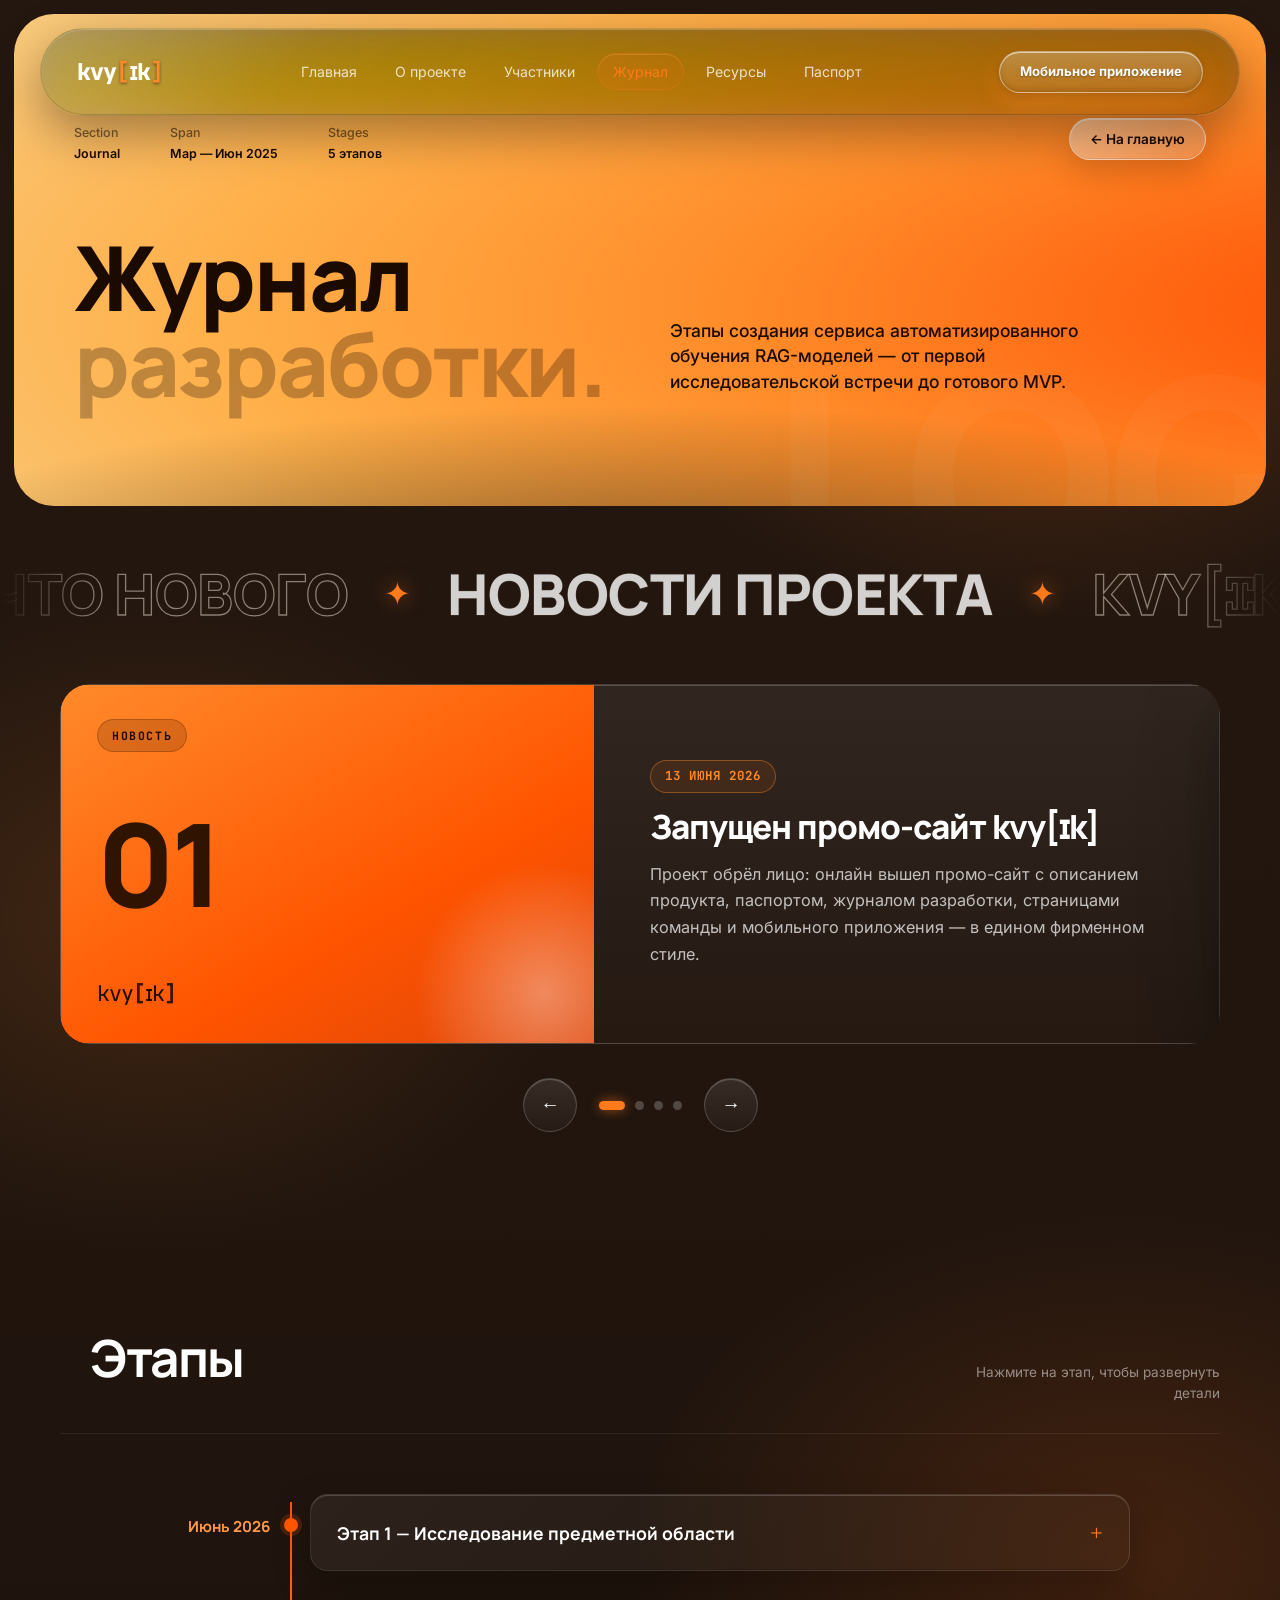
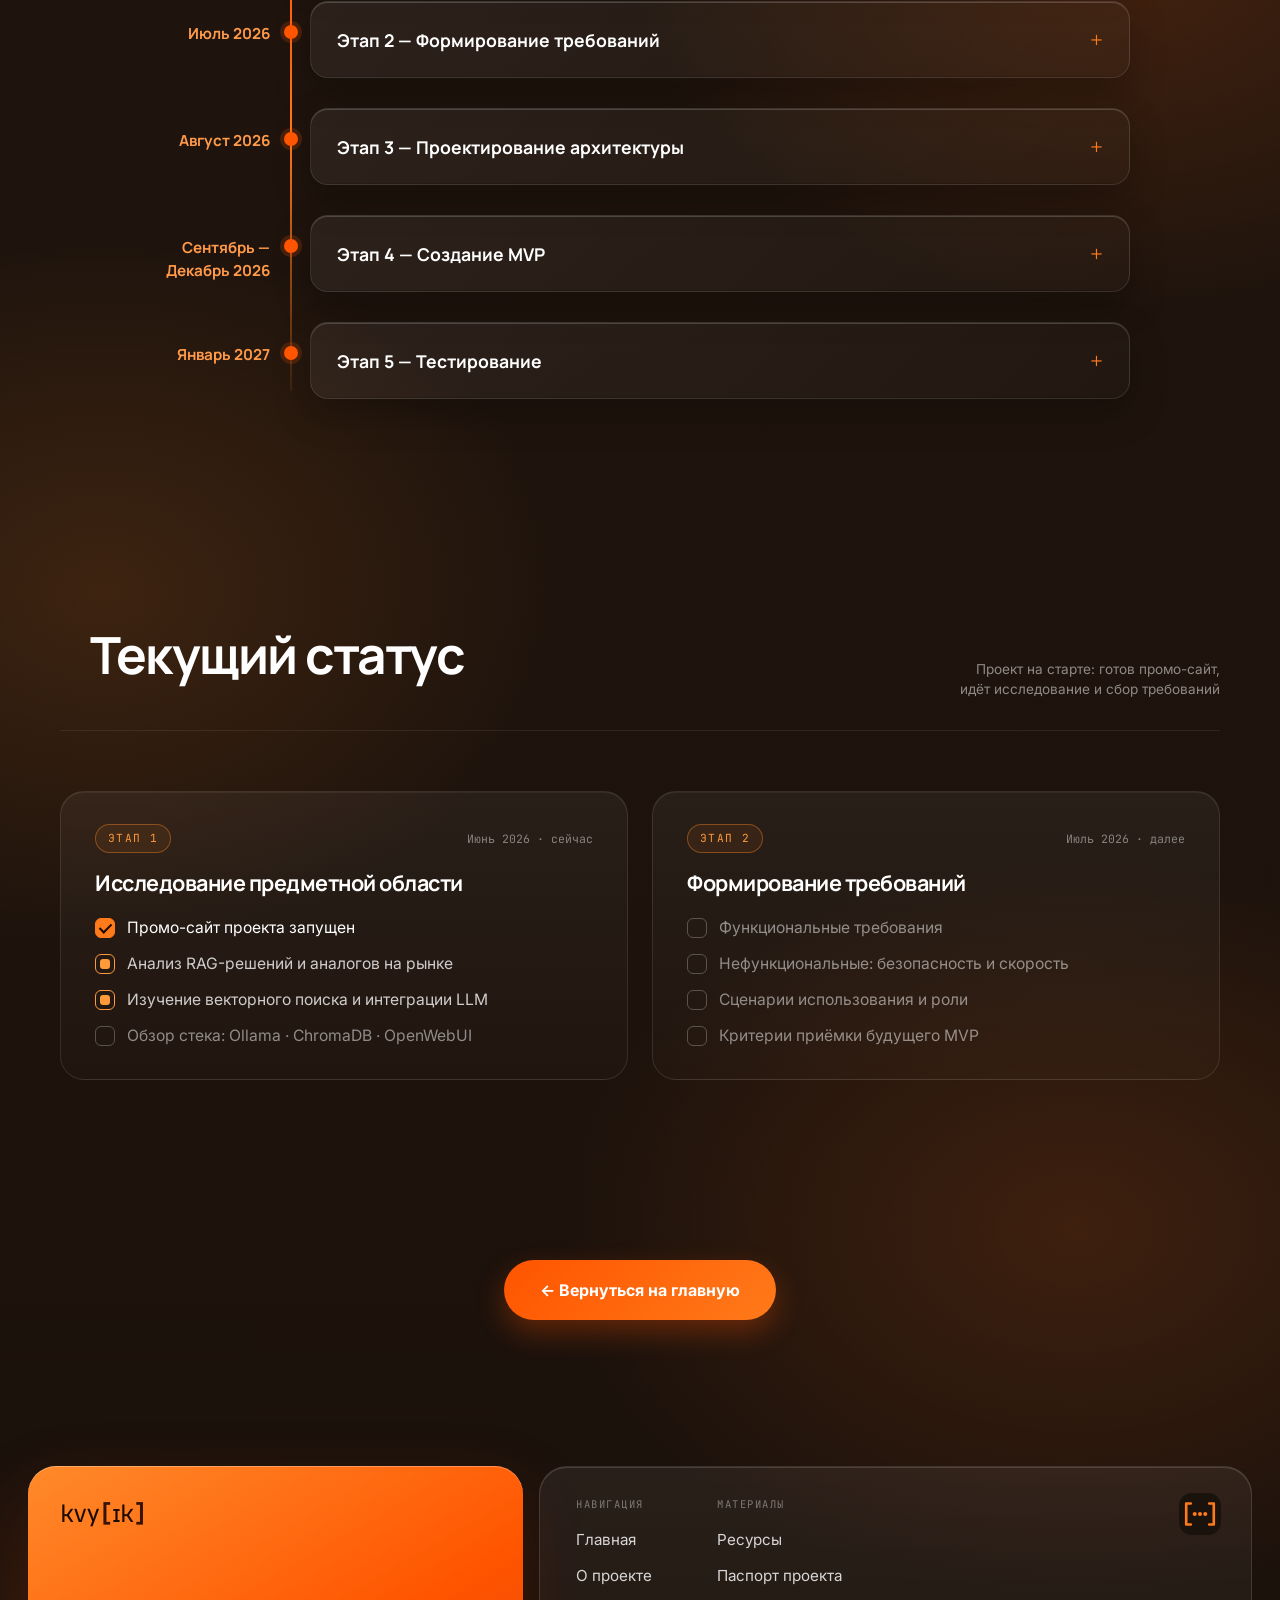
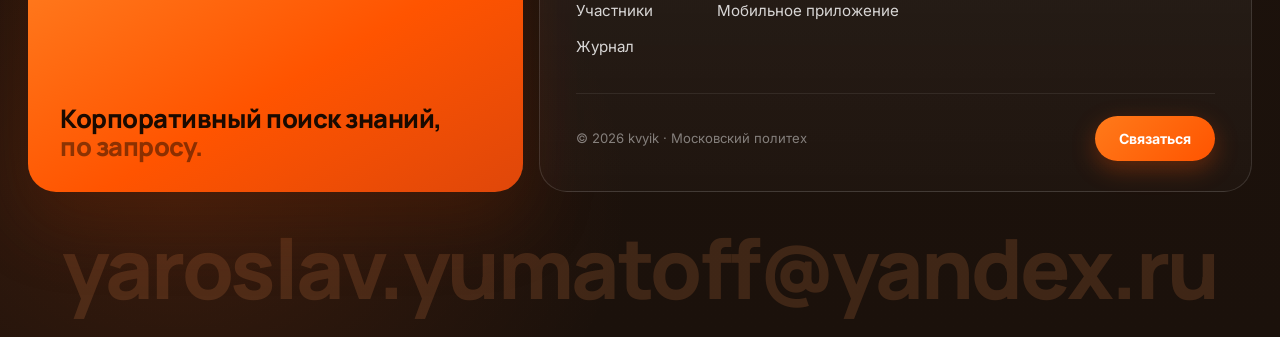
<file: site/journal.html>
<!DOCTYPE html>
<html lang="ru">
<head>
    <meta charset="UTF-8">
    <meta name="viewport" content="width=device-width, initial-scale=1.0">
    <title>Журнал проекта · kvyik</title>
    <link rel="stylesheet" href="css/style.css">
    <link href="https://fonts.googleapis.com/css2?family=Inter:wght@300;400;500;600;700;800;900&family=Manrope:wght@400;600;700;800&family=JetBrains+Mono:wght@500;700&display=swap" rel="stylesheet">
    <link rel="icon" type="image/svg+xml" href="assets/favicon.svg">
</head>
<body class="kvyyk-body">

<div id="progress-bar"></div>

<!-- Liquid Glass refraction filter (feDisplacementMap) -->
<svg class="lg-filter" aria-hidden="true" width="0" height="0" style="position:absolute;overflow:hidden">
    <filter id="lg-distortion" x="-20%" y="-20%" width="140%" height="140%" color-interpolation-filters="sRGB">
        <feTurbulence type="fractalNoise" baseFrequency="0.008 0.011" numOctaves="2" seed="42" result="noise"/>
        <feGaussianBlur in="noise" stdDeviation="2.4" result="soft"/>
        <feDisplacementMap in="SourceGraphic" in2="soft" scale="55" xChannelSelector="R" yChannelSelector="G"/>
    </filter>
</svg>
<nav class="nb-nav">
    <div class="nb-nav-inner">
        <a href="index.html" class="nb-brand kvy-logo kvy-anim"><span class="kvy">kvy</span><span class="kvy-br br-l">[</span><span class="l-ik">ɪk</span><span class="l-dots"><i></i><i></i><i></i></span><span class="kvy-br br-r">]</span></a>
        <ul class="nb-links">
            <li><a href="index.html">Главная</a></li>
            <li><a href="about.html">О проекте</a></li>
            <li><a href="team.html">Участники</a></li>
            <li><a href="journal.html" class="active-link">Журнал</a></li>
            <li><a href="resources.html">Ресурсы</a></li>
            <li><a href="passport.html">Паспорт</a></li>
        </ul>
        <a href="mobile.html" class="nb-mob-btn nb-mob-link">Мобильное приложение</a>
        <button class="nb-mob-btn nb-menu-toggle" type="button" aria-expanded="false" aria-controls="nb-mobile-menu">
            Меню
        </button>
    </div>
    <div class="nb-mobile-menu" id="nb-mobile-menu" aria-hidden="true">
        <a href="index.html">Главная</a>
        <a href="about.html">О проекте</a>
        <a href="team.html">Участники</a>
        <a href="journal.html" class="active-link">Журнал</a>
        <a href="resources.html">Ресурсы</a>
        <a href="passport.html">Паспорт</a>
        <a href="mobile.html">Мобильное приложение</a>
    </div>
</nav>

<!-- ============ PAGE HERO ============ -->
<section class="nb-page-hero">
    <div class="nb-page-meta">
        <div><span>Section</span><b>Journal</b></div>
        <div><span>Span</span><b>Мар — Июн 2025</b></div>
        <div><span>Stages</span><b>5 этапов</b></div>
    </div>
    <a href="index.html" class="nb-page-back">← На главную</a>

    <div class="nb-page-hero-inner">
        <h1>
            Журнал<br>
            <span class="nb-ghost">разработки.</span>
        </h1>
        <p class="nb-page-hero-sub">
            Этапы создания сервиса автоматизированного
            обучения RAG-моделей — от первой
            исследовательской встречи до готового MVP.
        </p>
    </div>
    <div class="nb-page-bgmark">LOG</div>
</section>

<!-- ============ RUNLINE (marquee) ============ -->
<section class="section section--runline" aria-hidden="true">
    <div class="nw-runline">
        <div class="nw-runline-track">
            <div class="nw-runline-group">
                <span class="nw-run-txt">Что нового</span><span class="nw-run-star">✦</span>
                <span class="nw-run-txt is-outline">Новости проекта</span><span class="nw-run-star">✦</span>
                <span class="nw-run-txt">kvy[ɪk]</span><span class="nw-run-star">✦</span>
            </div>
            <div class="nw-runline-group">
                <span class="nw-run-txt">Что нового</span><span class="nw-run-star">✦</span>
                <span class="nw-run-txt is-outline">Новости проекта</span><span class="nw-run-star">✦</span>
                <span class="nw-run-txt">kvy[ɪk]</span><span class="nw-run-star">✦</span>
            </div>
        </div>
    </div>
</section>

<!-- ============ NEWS FEED (#Using) ============ -->
<section id="Using" class="section section--slider nb-sec">
    <div class="nb-container">
        <div class="nw-slider" data-news-slider>
            <div class="nw-viewport">
                <div class="nw-track">

                    <article class="nw-slide">
                        <div class="nw-col nw-col--media">
                            <span class="nw-badge">Новость</span>
                            <span class="nw-num">01</span>
                            <span class="nw-mark kvy-logo">kvy<span class="kvy-br">[</span>ɪk<span class="kvy-br">]</span></span>
                        </div>
                        <div class="nw-col nw-col--text">
                            <span class="nw-date">13 июня 2026</span>
                            <h3 class="nw-title">Запущен промо-сайт kvy[ɪk]</h3>
                            <p class="nw-desc">
                                Проект обрёл лицо: онлайн вышел промо-сайт с описанием
                                продукта, паспортом, журналом разработки, страницами
                                команды и мобильного приложения — в едином фирменном стиле.
                            </p>
                        </div>
                    </article>

                    <article class="nw-slide">
                        <div class="nw-col nw-col--media">
                            <span class="nw-badge">Этап 1</span>
                            <span class="nw-num">02</span>
                            <span class="nw-mark kvy-logo">kvy<span class="kvy-br">[</span>ɪk<span class="kvy-br">]</span></span>
                        </div>
                        <div class="nw-col nw-col--text">
                            <span class="nw-date">Июнь 2026</span>
                            <h3 class="nw-title">Старт исследования рынка решений</h3>
                            <p class="nw-desc">
                                Приступили к Этапу&nbsp;1 — анализу существующих RAG-решений
                                и аналогов на рынке. Разбираем сильные и слабые стороны
                                подходов, чтобы найти нишу для kvy[ɪk].
                            </p>
                        </div>
                    </article>

                    <article class="nw-slide">
                        <div class="nw-col nw-col--media">
                            <span class="nw-badge">Этап 1</span>
                            <span class="nw-num">03</span>
                            <span class="nw-mark kvy-logo">kvy<span class="kvy-br">[</span>ɪk<span class="kvy-br">]</span></span>
                        </div>
                        <div class="nw-col nw-col--text">
                            <span class="nw-date">Июнь 2026</span>
                            <h3 class="nw-title">Изучаем векторный поиск и интеграцию LLM</h3>
                            <p class="nw-desc">
                                Погружаемся в подходы к организации векторного поиска
                                и связке с языковыми моделями. На обзоре стек платформы:
                                Ollama&nbsp;· ChromaDB&nbsp;· OpenWebUI.
                            </p>
                        </div>
                    </article>

                    <article class="nw-slide">
                        <div class="nw-col nw-col--media">
                            <span class="nw-badge">Что дальше</span>
                            <span class="nw-num">04</span>
                            <span class="nw-mark kvy-logo">kvy<span class="kvy-br">[</span>ɪk<span class="kvy-br">]</span></span>
                        </div>
                        <div class="nw-col nw-col--text">
                            <span class="nw-date">Июль 2026 · план</span>
                            <h3 class="nw-title">Переход к формированию требований</h3>
                            <p class="nw-desc">
                                Следующий шаг — Этап&nbsp;2: функциональные и нефункциональные
                                требования, сценарии использования, пользовательские роли
                                и критерии приёмки будущего MVP.
                            </p>
                        </div>
                    </article>

                </div>
            </div>

            <div class="nw-controls">
                <button class="nw-prev" type="button" aria-label="Предыдущая новость">←</button>
                <div class="nw-dots" role="tablist"></div>
                <button class="nw-next" type="button" aria-label="Следующая новость">→</button>
            </div>
        </div>
    </div>
</section>

<!-- ============ TIMELINE ============ -->
<section class="nb-sec">
    <div class="nb-container">
        <div class="nb-sec-head">
            <h2>Этапы</h2>
            <div class="nb-sec-aside">Нажмите на этап, чтобы развернуть детали</div>
        </div>

        <div class="nb-timeline">

            <div class="nb-tl-item">
                <div class="nb-tl-date">Июнь 2026</div>
                <button class="nb-tl-btn timeline-btn">Этап 1 — Исследование предметной области</button>
                <div class="nb-tl-details timeline-details">
                    <p>
                        Проведён анализ существующих решений в области
                        корпоративного поиска знаний и технологий
                        Retrieval-Augmented Generation.
                    </p>
                    <p>
                        Изучены подходы к организации векторного поиска
                        и интеграции LLM.
                    </p>
                </div>
            </div>

            <div class="nb-tl-item">
                <div class="nb-tl-date">Июль 2026</div>
                <button class="nb-tl-btn timeline-btn">Этап 2 — Формирование требований</button>
                <div class="nb-tl-details timeline-details">
                    <p>Определены функциональные и нефункциональные требования.</p>
                    <p>Подготовлены сценарии использования и пользовательские роли.</p>
                </div>
            </div>

            <div class="nb-tl-item">
                <div class="nb-tl-date">Август 2026</div>
                <button class="nb-tl-btn timeline-btn">Этап 3 — Проектирование архитектуры</button>
                <div class="nb-tl-details timeline-details">
                    <p>
                        Разработана архитектура решения на основе
                        OpenWebUI, Ollama, ChromaDB и RabbitMQ.
                    </p>
                    <p>Подготовлены схемы взаимодействия компонентов платформы.</p>
                </div>
            </div>

            <div class="nb-tl-item">
                <div class="nb-tl-date">Сентябрь — Декабрь 2026</div>
                <button class="nb-tl-btn timeline-btn">Этап 4 — Создание MVP</button>
                <div class="nb-tl-details timeline-details">
                    <p>Выполнена настройка сервисов, создан прототип платформы.</p>
                    <p>Реализован процесс загрузки, индексации и поиска документов.</p>
                </div>
            </div>

            <div class="nb-tl-item">
                <div class="nb-tl-date">Январь 2027</div>
                <button class="nb-tl-btn timeline-btn">Этап 5 — Тестирование</button>
                <div class="nb-tl-details timeline-details">
                    <p>
                        Проведены проверки качества поиска, скорости работы
                        и корректности генерации ответов.
                    </p>
                    <p>Подготовлены рекомендации по дальнейшему развитию системы.</p>
                </div>
            </div>

        </div>
    </div>
</section>

<!-- ============ STATUS ============ -->
<section class="nb-sec alt">
    <div class="nb-container">
        <div class="nb-sec-head">
            <h2>Текущий статус</h2>
            <div class="nb-sec-aside">Проект на старте: готов промо-сайт, идёт исследование и сбор требований</div>
        </div>

        <div class="nb-check-grid">

            <div class="nb-check-col">
                <div class="nb-check-head">
                    <span class="nb-check-stage">Этап 1</span>
                    <span class="nb-check-when">Июнь 2026 · сейчас</span>
                </div>
                <h3>Исследование предметной области</h3>
                <ul class="nb-check-list">
                    <li class="done"><span class="nb-check-box"></span>Промо-сайт проекта запущен</li>
                    <li class="prog"><span class="nb-check-box"></span>Анализ RAG-решений и аналогов на рынке</li>
                    <li class="prog"><span class="nb-check-box"></span>Изучение векторного поиска и интеграции LLM</li>
                    <li class="todo"><span class="nb-check-box"></span>Обзор стека: Ollama · ChromaDB · OpenWebUI</li>
                </ul>
            </div>

            <div class="nb-check-col">
                <div class="nb-check-head">
                    <span class="nb-check-stage">Этап 2</span>
                    <span class="nb-check-when">Июль 2026 · далее</span>
                </div>
                <h3>Формирование требований</h3>
                <ul class="nb-check-list">
                    <li class="todo"><span class="nb-check-box"></span>Функциональные требования</li>
                    <li class="todo"><span class="nb-check-box"></span>Нефункциональные: безопасность и скорость</li>
                    <li class="todo"><span class="nb-check-box"></span>Сценарии использования и роли</li>
                    <li class="todo"><span class="nb-check-box"></span>Критерии приёмки будущего MVP</li>
                </ul>
            </div>

        </div>
    </div>
</section>

<!-- ============ BACK ============ -->
<section class="nb-back-section">
    <a href="index.html" class="nb-back-btn">← Вернуться на главную</a>
</section>

<footer class="nb-footer">
    <div class="nb-container">
        <div class="nb-foot">
            <!-- left orange brand card -->
            <div class="nb-foot-brand">
                <a href="index.html" class="nb-foot-logo kvy-logo">kvy<span class="kvy-br">[</span>ɪk<span class="kvy-br">]</span></a>
                <div class="nb-foot-tagline">
                    Корпоративный поиск знаний,<br>
                    <span>по запросу.</span>
                </div>
            </div>
            <!-- right glass panel -->
            <div class="nb-foot-panel">
                <img src="assets/favicon.svg" alt="kvyik" class="nb-foot-mark">
                <div class="nb-foot-cols">
                    <div class="nb-foot-col">
                        <span class="nb-foot-h">Навигация</span>
                        <a href="index.html">Главная</a>
                        <a href="about.html">О проекте</a>
                        <a href="team.html">Участники</a>
                        <a href="journal.html">Журнал</a>
                    </div>
                    <div class="nb-foot-col">
                        <span class="nb-foot-h">Материалы</span>
                        <a href="resources.html">Ресурсы</a>
                        <a href="passport.html">Паспорт проекта</a>
                        <a href="mobile.html">Мобильное приложение</a>
                    </div>
                </div>
                <div class="nb-foot-row">
                    <span class="nb-foot-copy">© 2026 kvyik · Московский политех</span>
                    <a href="mailto:yaroslav.yumatoff@yandex.ru" class="nb-foot-cta">Связаться</a>
                </div>
            </div>
        </div>
        <div class="nb-foot-email" aria-hidden="true">yaroslav.yumatoff@yandex.ru</div>
    </div>
</footer>

<button id="scrollTopBtn">↑</button>
<script src="js/app.js"></script>
</body>
</html>
</file>
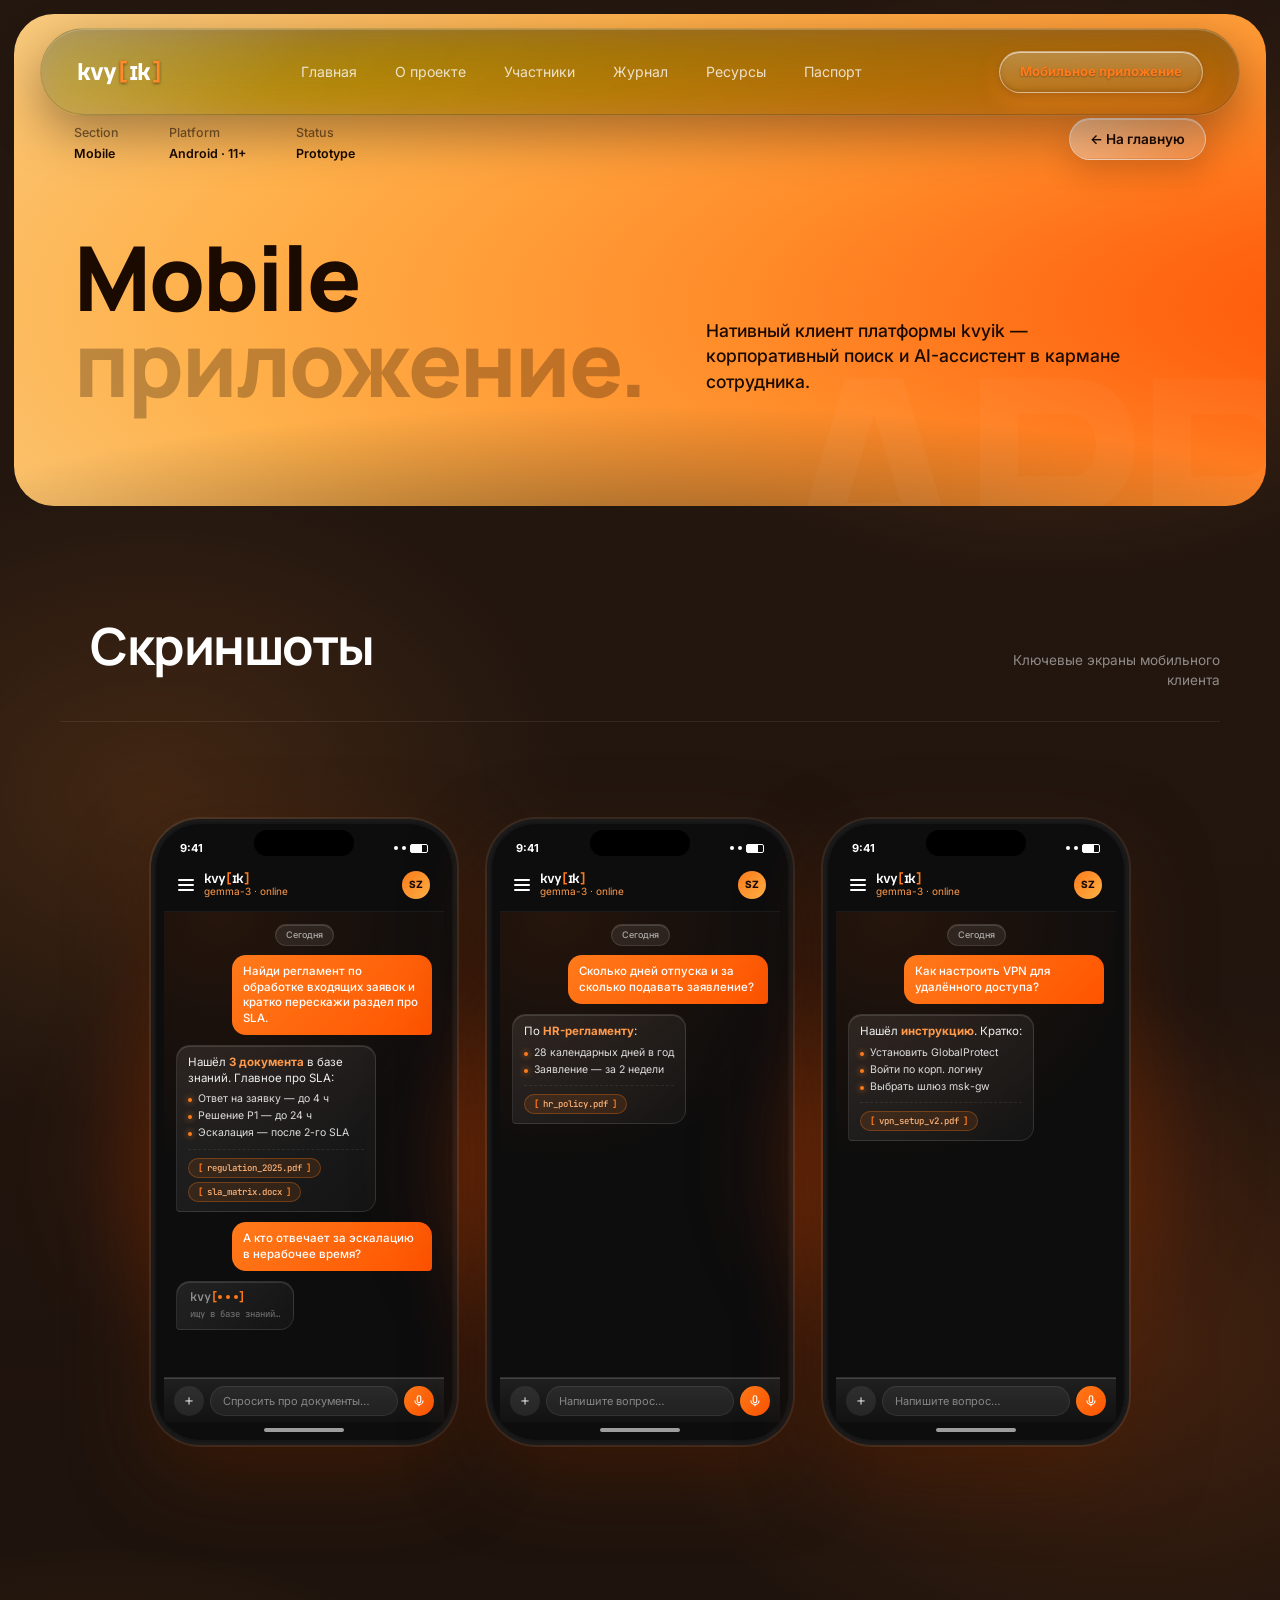
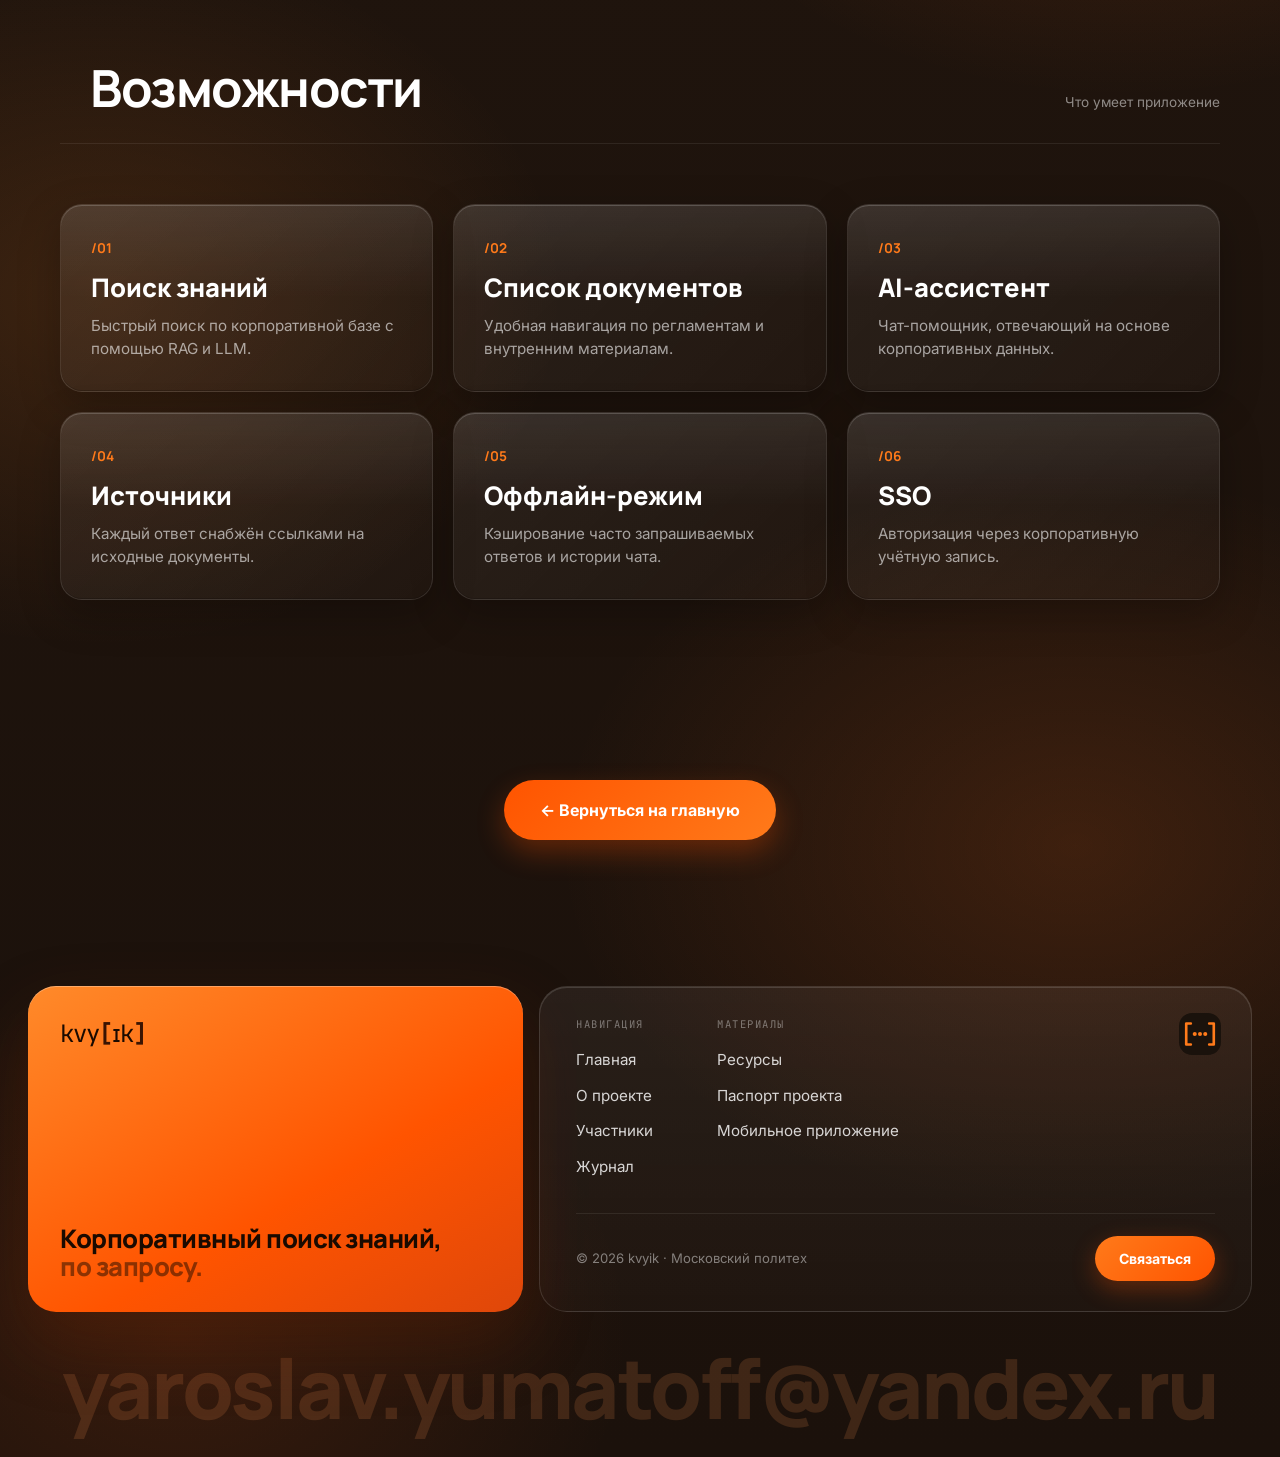
<file: site/mobile.html>
<!DOCTYPE html>
<html lang="ru">
<head>
    <meta charset="UTF-8">
    <meta name="viewport" content="width=device-width, initial-scale=1.0">
    <title>Mobile · kvyik</title>
    <link rel="stylesheet" href="css/style.css">
    <link href="https://fonts.googleapis.com/css2?family=Inter:wght@300;400;500;600;700;800;900&family=Manrope:wght@400;600;700;800&family=JetBrains+Mono:wght@500;700&display=swap" rel="stylesheet">
    <link rel="icon" type="image/svg+xml" href="assets/favicon.svg">
</head>
<body class="kvyyk-body">

<div id="progress-bar"></div>

<!-- Liquid Glass refraction filter (feDisplacementMap) -->
<svg class="lg-filter" aria-hidden="true" width="0" height="0" style="position:absolute;overflow:hidden">
    <filter id="lg-distortion" x="-20%" y="-20%" width="140%" height="140%" color-interpolation-filters="sRGB">
        <feTurbulence type="fractalNoise" baseFrequency="0.008 0.011" numOctaves="2" seed="42" result="noise"/>
        <feGaussianBlur in="noise" stdDeviation="2.4" result="soft"/>
        <feDisplacementMap in="SourceGraphic" in2="soft" scale="55" xChannelSelector="R" yChannelSelector="G"/>
    </filter>
</svg>
<nav class="nb-nav">
    <div class="nb-nav-inner">
        <a href="index.html" class="nb-brand kvy-logo kvy-anim"><span class="kvy">kvy</span><span class="kvy-br br-l">[</span><span class="l-ik">ɪk</span><span class="l-dots"><i></i><i></i><i></i></span><span class="kvy-br br-r">]</span></a>
        <ul class="nb-links">
            <li><a href="index.html">Главная</a></li>
            <li><a href="about.html">О проекте</a></li>
            <li><a href="team.html">Участники</a></li>
            <li><a href="journal.html">Журнал</a></li>
            <li><a href="resources.html">Ресурсы</a></li>
            <li><a href="passport.html">Паспорт</a></li>
        </ul>
        <a href="mobile.html" class="nb-mob-btn nb-mob-link active-link">Мобильное приложение</a>
        <button class="nb-mob-btn nb-menu-toggle" type="button" aria-expanded="false" aria-controls="nb-mobile-menu">
            Меню
        </button>
    </div>
    <div class="nb-mobile-menu" id="nb-mobile-menu" aria-hidden="true">
        <a href="index.html">Главная</a>
        <a href="about.html">О проекте</a>
        <a href="team.html">Участники</a>
        <a href="journal.html">Журнал</a>
        <a href="resources.html">Ресурсы</a>
        <a href="passport.html">Паспорт</a>
        <a href="mobile.html" class="active-link">Мобильное приложение</a>
    </div>
</nav>

<!-- ============ PAGE HERO ============ -->
<section class="nb-page-hero">
    <div class="nb-page-meta">
        <div><span>Section</span><b>Mobile</b></div>
        <div><span>Platform</span><b>Android · 11+</b></div>
        <div><span>Status</span><b>Prototype</b></div>
    </div>
    <a href="index.html" class="nb-page-back">← На главную</a>

    <div class="nb-page-hero-inner">
        <h1>
            Mobile<br>
            <span class="nb-ghost">приложение.</span>
        </h1>
        <p class="nb-page-hero-sub">
            Нативный клиент платформы kvyik —
            корпоративный поиск и AI-ассистент в кармане сотрудника.
        </p>
    </div>
    <div class="nb-page-bgmark">APP</div>
</section>

<!-- ============ MOCKUP ============ -->
<section class="nb-sec">
    <div class="nb-container">
        <div class="nb-sec-head">
            <h2>Скриншоты</h2>
            <div class="nb-sec-aside">Ключевые экраны мобильного клиента</div>
        </div>

        <div class="nb-mobile-mockup">

            <div class="nb-phone-wrap">

                <div class="nb-phone-glow"></div>

                <div class="nb-phone">
                    <div class="nb-phone-notch"></div>

                    <div class="nb-status">
                        <span class="nb-status-time">9:41</span>
                        <div class="nb-status-icons">
                            <span class="nb-dot"></span>
                            <span class="nb-dot"></span>
                            <span class="nb-bat"></span>
                        </div>
                    </div>

                    <div class="nb-app-head">
                        <div class="nb-app-burger">
                            <span></span><span></span><span></span>
                        </div>
                        <div class="nb-app-title">
                            <span class="nb-app-name kvy-logo">kvy<span class="kvy-br">[</span>ɪk<span class="kvy-br">]</span></span>
                            <span class="nb-app-sub">gemma-3 · online</span>
                        </div>
                        <div class="nb-app-avatar">SZ</div>
                    </div>

                    <div class="nb-chat">

                        <div class="nb-chat-pill">Сегодня</div>

                        <div class="nb-msg nb-msg-user">
                            <div class="nb-bubble nb-bubble-user">
                                Найди регламент по обработке
                                входящих заявок и кратко
                                перескажи раздел про SLA.
                            </div>
                        </div>

                        <div class="nb-msg nb-msg-bot">
                            <div class="nb-bubble nb-bubble-bot">
                                <p>Нашёл <b>3 документа</b> в базе знаний.
                                Главное про SLA:</p>
                                <ul class="nb-bubble-list">
                                    <li>Ответ на заявку — до 4 ч</li>
                                    <li>Решение P1 — до 24 ч</li>
                                    <li>Эскалация — после 2-го SLA</li>
                                </ul>

                                <div class="nb-sources">
                                    <span class="nb-source-chip kvy-logo"><span class="kvy-br">[</span>regulation_2025.pdf<span class="kvy-br">]</span></span>
                                    <span class="nb-source-chip kvy-logo"><span class="kvy-br">[</span>sla_matrix.docx<span class="kvy-br">]</span></span>
                                </div>
                            </div>
                        </div>

                        <div class="nb-msg nb-msg-user">
                            <div class="nb-bubble nb-bubble-user">
                                А кто отвечает за эскалацию
                                в нерабочее время?
                            </div>
                        </div>

                        <div class="nb-msg nb-msg-bot">
                            <div class="nb-bubble nb-bubble-bot nb-bubble-typing">
                                <span class="kvy-loader">
                                    <span class="ll-kvy">kvy</span><span class="ll-bl">[</span><span class="ll-inner"><i></i><i></i><i></i></span><span class="ll-br">]</span>
                                </span>
                                <span class="nb-loader-text">ищу в базе знаний…</span>
                            </div>
                        </div>

                    </div>

                    <div class="nb-composer">
                        <button class="nb-comp-btn">＋</button>
                        <div class="nb-comp-field">
                            Спросить про документы…
                        </div>
                        <button class="nb-comp-mic">
                            <svg viewBox="0 0 24 24" fill="none" stroke="#fff" stroke-width="2">
                                <rect x="9" y="3" width="6" height="12" rx="3"/>
                                <path d="M5 11a7 7 0 0014 0M12 18v3"/>
                            </svg>
                        </button>
                    </div>

                    <div class="nb-home-ind"></div>
                </div>
            </div>

            <!-- mockup 2 — HR -->
            <div class="nb-phone-wrap">
                <div class="nb-phone-glow"></div>
                <div class="nb-phone">
                    <div class="nb-phone-notch"></div>
                    <div class="nb-status">
                        <span class="nb-status-time">9:41</span>
                        <div class="nb-status-icons">
                            <span class="nb-dot"></span><span class="nb-dot"></span><span class="nb-bat"></span>
                        </div>
                    </div>
                    <div class="nb-app-head">
                        <div class="nb-app-burger"><span></span><span></span><span></span></div>
                        <div class="nb-app-title">
                            <span class="nb-app-name kvy-logo">kvy<span class="kvy-br">[</span>ɪk<span class="kvy-br">]</span></span>
                            <span class="nb-app-sub">gemma-3 · online</span>
                        </div>
                        <div class="nb-app-avatar">SZ</div>
                    </div>
                    <div class="nb-chat">
                        <div class="nb-chat-pill">Сегодня</div>
                        <div class="nb-msg nb-msg-user">
                            <div class="nb-bubble nb-bubble-user">Сколько дней отпуска и за сколько подавать заявление?</div>
                        </div>
                        <div class="nb-msg nb-msg-bot">
                            <div class="nb-bubble nb-bubble-bot">
                                <p>По <b>HR-регламенту</b>:</p>
                                <ul class="nb-bubble-list">
                                    <li>28 календарных дней в год</li>
                                    <li>Заявление — за 2 недели</li>
                                </ul>
                                <div class="nb-sources">
                                    <span class="nb-source-chip kvy-logo"><span class="kvy-br">[</span>hr_policy.pdf<span class="kvy-br">]</span></span>
                                </div>
                            </div>
                        </div>
                    </div>
                    <div class="nb-composer">
                        <button class="nb-comp-btn">＋</button>
                        <div class="nb-comp-field">Напишите вопрос…</div>
                        <button class="nb-comp-mic">
                            <svg viewBox="0 0 24 24" fill="none" stroke="#fff" stroke-width="2">
                                <rect x="9" y="3" width="6" height="12" rx="3"/>
                                <path d="M5 11a7 7 0 0014 0M12 18v3"/>
                            </svg>
                        </button>
                    </div>
                    <div class="nb-home-ind"></div>
                </div>
            </div>

            <!-- mockup 3 — IT -->
            <div class="nb-phone-wrap">
                <div class="nb-phone-glow"></div>
                <div class="nb-phone">
                    <div class="nb-phone-notch"></div>
                    <div class="nb-status">
                        <span class="nb-status-time">9:41</span>
                        <div class="nb-status-icons">
                            <span class="nb-dot"></span><span class="nb-dot"></span><span class="nb-bat"></span>
                        </div>
                    </div>
                    <div class="nb-app-head">
                        <div class="nb-app-burger"><span></span><span></span><span></span></div>
                        <div class="nb-app-title">
                            <span class="nb-app-name kvy-logo">kvy<span class="kvy-br">[</span>ɪk<span class="kvy-br">]</span></span>
                            <span class="nb-app-sub">gemma-3 · online</span>
                        </div>
                        <div class="nb-app-avatar">SZ</div>
                    </div>
                    <div class="nb-chat">
                        <div class="nb-chat-pill">Сегодня</div>
                        <div class="nb-msg nb-msg-user">
                            <div class="nb-bubble nb-bubble-user">Как настроить VPN для удалённого доступа?</div>
                        </div>
                        <div class="nb-msg nb-msg-bot">
                            <div class="nb-bubble nb-bubble-bot">
                                <p>Нашёл <b>инструкцию</b>. Кратко:</p>
                                <ul class="nb-bubble-list">
                                    <li>Установить GlobalProtect</li>
                                    <li>Войти по корп. логину</li>
                                    <li>Выбрать шлюз msk-gw</li>
                                </ul>
                                <div class="nb-sources">
                                    <span class="nb-source-chip kvy-logo"><span class="kvy-br">[</span>vpn_setup_v2.pdf<span class="kvy-br">]</span></span>
                                </div>
                            </div>
                        </div>
                    </div>
                    <div class="nb-composer">
                        <button class="nb-comp-btn">＋</button>
                        <div class="nb-comp-field">Напишите вопрос…</div>
                        <button class="nb-comp-mic">
                            <svg viewBox="0 0 24 24" fill="none" stroke="#fff" stroke-width="2">
                                <rect x="9" y="3" width="6" height="12" rx="3"/>
                                <path d="M5 11a7 7 0 0014 0M12 18v3"/>
                            </svg>
                        </button>
                    </div>
                    <div class="nb-home-ind"></div>
                </div>
            </div>

        </div>
    </div>
</section>

<!-- ============ FEATURES ============ -->
<section class="nb-sec alt">
    <div class="nb-container">
        <div class="nb-sec-head">
            <h2>Возможности</h2>
            <div class="nb-sec-aside">Что умеет приложение</div>
        </div>

        <div class="nb-tech-grid">
            <div class="nb-tech">
                <span class="nb-tech-num">/01</span>
                <h4>Поиск знаний</h4>
                <p>Быстрый поиск по корпоративной базе с помощью RAG и LLM.</p>
            </div>
            <div class="nb-tech">
                <span class="nb-tech-num">/02</span>
                <h4>Список документов</h4>
                <p>Удобная навигация по регламентам и внутренним материалам.</p>
            </div>
            <div class="nb-tech">
                <span class="nb-tech-num">/03</span>
                <h4>AI-ассистент</h4>
                <p>Чат-помощник, отвечающий на основе корпоративных данных.</p>
            </div>
            <div class="nb-tech">
                <span class="nb-tech-num">/04</span>
                <h4>Источники</h4>
                <p>Каждый ответ снабжён ссылками на исходные документы.</p>
            </div>
            <div class="nb-tech">
                <span class="nb-tech-num">/05</span>
                <h4>Оффлайн-режим</h4>
                <p>Кэширование часто запрашиваемых ответов и истории чата.</p>
            </div>
            <div class="nb-tech">
                <span class="nb-tech-num">/06</span>
                <h4>SSO</h4>
                <p>Авторизация через корпоративную учётную запись.</p>
            </div>
        </div>
    </div>
</section>

<!-- ============ BACK ============ -->
<section class="nb-back-section">
    <a href="index.html" class="nb-back-btn">← Вернуться на главную</a>
</section>

<footer class="nb-footer">
    <div class="nb-container">
        <div class="nb-foot">
            <!-- left orange brand card -->
            <div class="nb-foot-brand">
                <a href="index.html" class="nb-foot-logo kvy-logo">kvy<span class="kvy-br">[</span>ɪk<span class="kvy-br">]</span></a>
                <div class="nb-foot-tagline">
                    Корпоративный поиск знаний,<br>
                    <span>по запросу.</span>
                </div>
            </div>
            <!-- right glass panel -->
            <div class="nb-foot-panel">
                <img src="assets/favicon.svg" alt="kvyik" class="nb-foot-mark">
                <div class="nb-foot-cols">
                    <div class="nb-foot-col">
                        <span class="nb-foot-h">Навигация</span>
                        <a href="index.html">Главная</a>
                        <a href="about.html">О проекте</a>
                        <a href="team.html">Участники</a>
                        <a href="journal.html">Журнал</a>
                    </div>
                    <div class="nb-foot-col">
                        <span class="nb-foot-h">Материалы</span>
                        <a href="resources.html">Ресурсы</a>
                        <a href="passport.html">Паспорт проекта</a>
                        <a href="mobile.html">Мобильное приложение</a>
                    </div>
                </div>
                <div class="nb-foot-row">
                    <span class="nb-foot-copy">© 2026 kvyik · Московский политех</span>
                    <a href="mailto:yaroslav.yumatoff@yandex.ru" class="nb-foot-cta">Связаться</a>
                </div>
            </div>
        </div>
        <div class="nb-foot-email" aria-hidden="true">yaroslav.yumatoff@yandex.ru</div>
    </div>
</footer>

<button id="scrollTopBtn">↑</button>
<script src="js/app.js"></script>
</body>
</html>
</file>
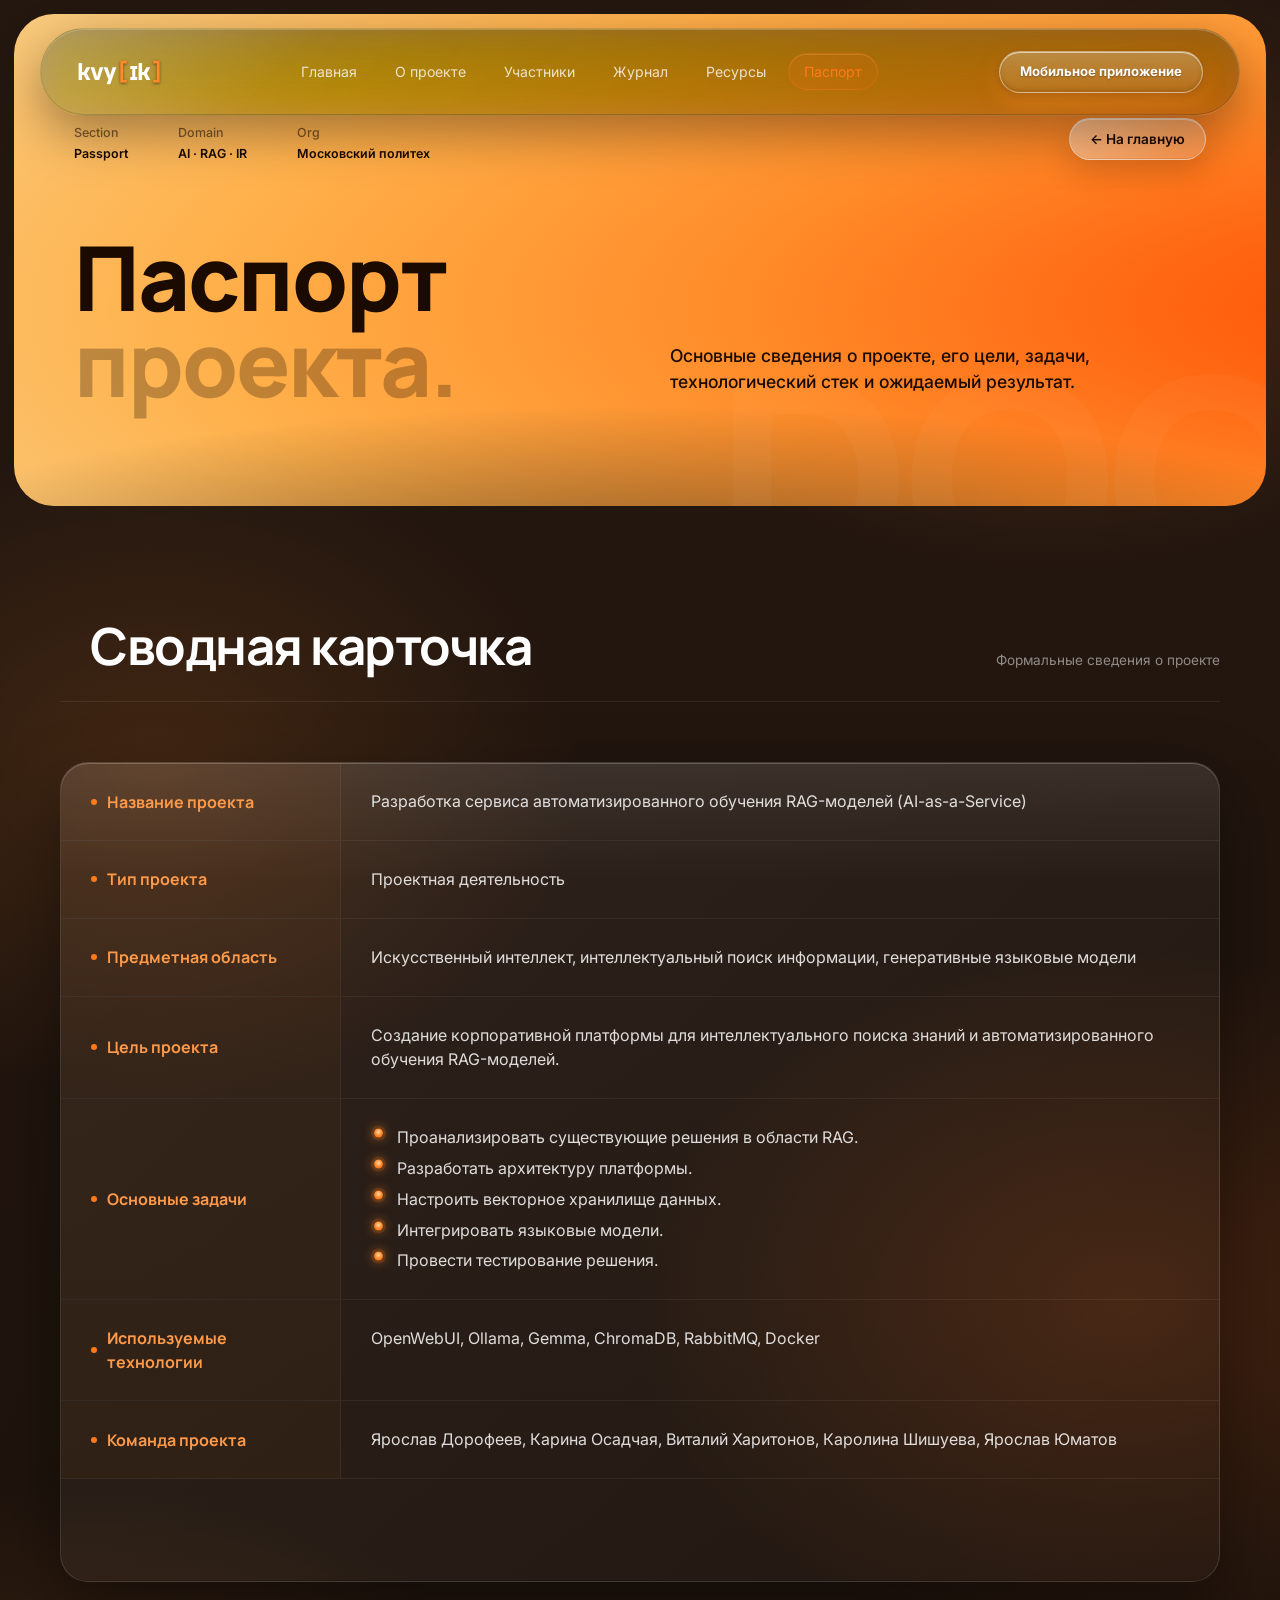
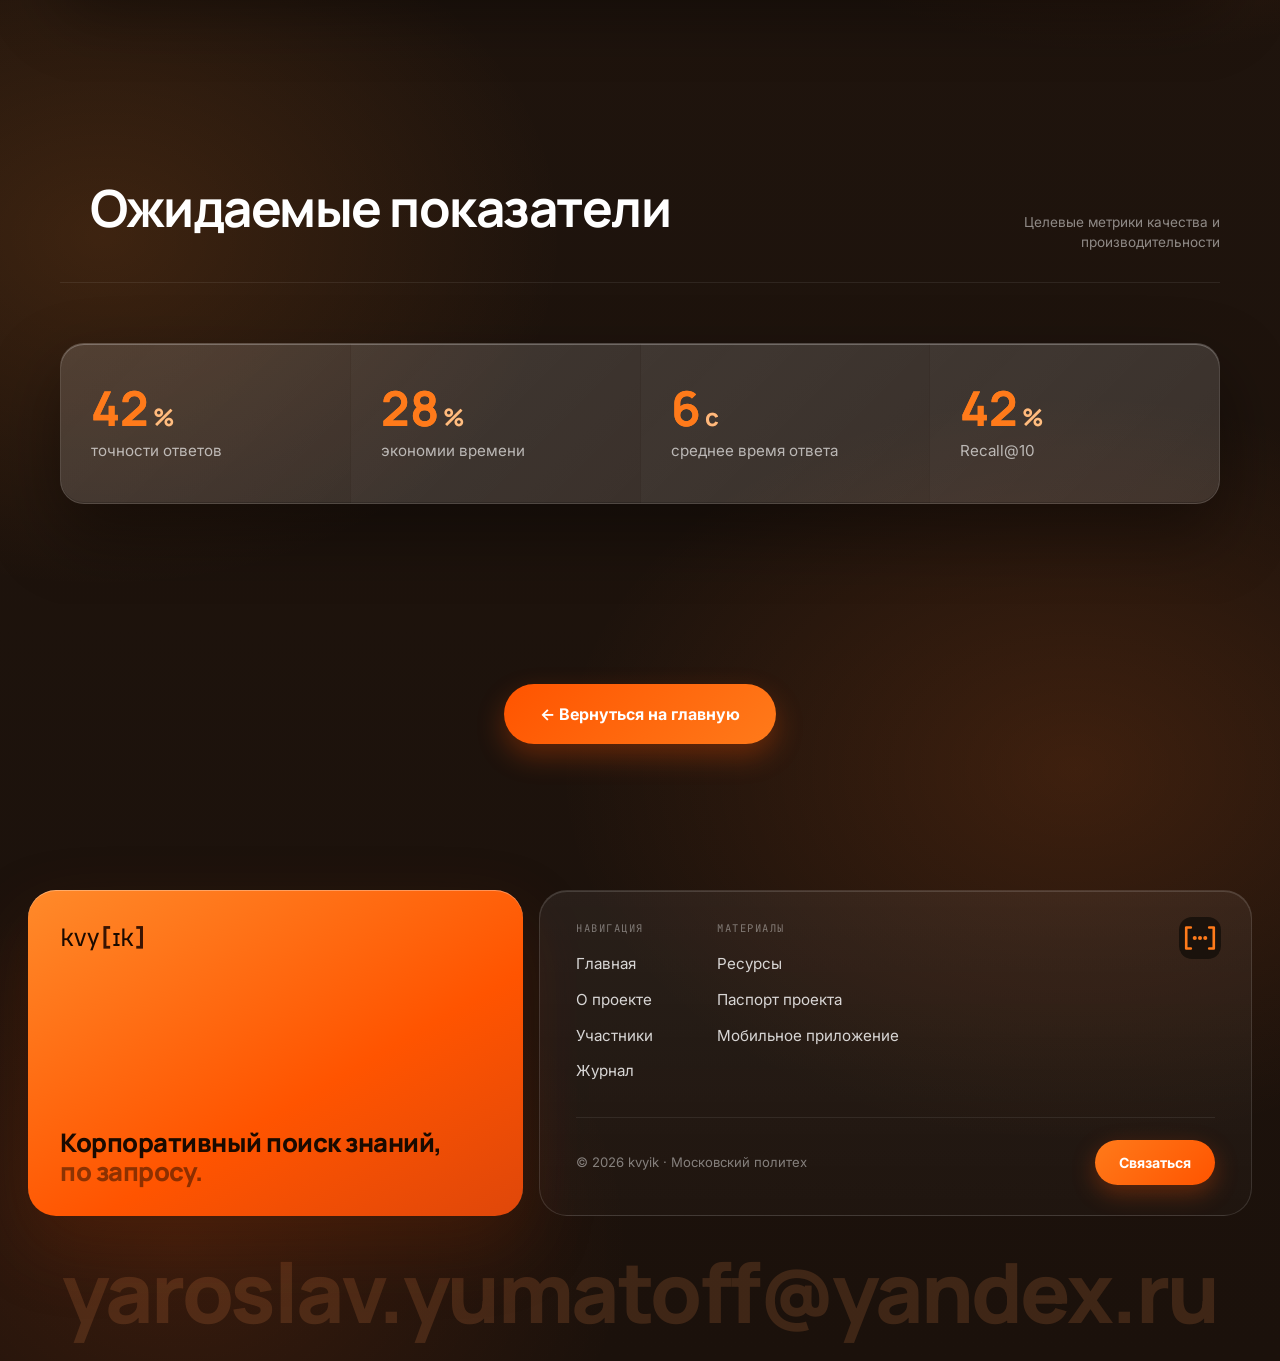
<file: site/passport.html>
<!DOCTYPE html>
<html lang="ru">
<head>
    <meta charset="UTF-8">
    <meta name="viewport" content="width=device-width, initial-scale=1.0">
    <title>Паспорт проекта · kvyik</title>
    <link rel="stylesheet" href="css/style.css">
    <link href="https://fonts.googleapis.com/css2?family=Inter:wght@300;400;500;600;700;800;900&family=Manrope:wght@400;600;700;800&family=JetBrains+Mono:wght@500;700&display=swap" rel="stylesheet">
    <link rel="icon" type="image/svg+xml" href="assets/favicon.svg">
</head>
<body class="kvyyk-body reveal-start">

<div id="progress-bar"></div>

<!-- Liquid Glass refraction filter (feDisplacementMap) -->
<svg class="lg-filter" aria-hidden="true" width="0" height="0" style="position:absolute;overflow:hidden">
    <filter id="lg-distortion" x="-20%" y="-20%" width="140%" height="140%" color-interpolation-filters="sRGB">
        <feTurbulence type="fractalNoise" baseFrequency="0.008 0.011" numOctaves="2" seed="42" result="noise"/>
        <feGaussianBlur in="noise" stdDeviation="2.4" result="soft"/>
        <feDisplacementMap in="SourceGraphic" in2="soft" scale="55" xChannelSelector="R" yChannelSelector="G"/>
    </filter>
</svg>
<nav class="nb-nav">
    <div class="nb-nav-inner">
        <a href="index.html" class="nb-brand kvy-logo kvy-anim"><span class="kvy">kvy</span><span class="kvy-br br-l">[</span><span class="l-ik">ɪk</span><span class="l-dots"><i></i><i></i><i></i></span><span class="kvy-br br-r">]</span></a>
        <ul class="nb-links">
            <li><a href="index.html">Главная</a></li>
            <li><a href="about.html">О проекте</a></li>
            <li><a href="team.html">Участники</a></li>
            <li><a href="journal.html">Журнал</a></li>
            <li><a href="resources.html">Ресурсы</a></li>
            <li><a href="passport.html" class="active-link">Паспорт</a></li>
        </ul>
        <a href="mobile.html" class="nb-mob-btn nb-mob-link">Мобильное приложение</a>
        <button class="nb-mob-btn nb-menu-toggle" type="button" aria-expanded="false" aria-controls="nb-mobile-menu">
            Меню
        </button>
    </div>
    <div class="nb-mobile-menu" id="nb-mobile-menu" aria-hidden="true">
        <a href="index.html">Главная</a>
        <a href="about.html">О проекте</a>
        <a href="team.html">Участники</a>
        <a href="journal.html">Журнал</a>
        <a href="resources.html">Ресурсы</a>
        <a href="passport.html" class="active-link">Паспорт</a>
        <a href="mobile.html">Мобильное приложение</a>
    </div>
</nav>

<!-- ============ PAGE HERO ============ -->
<section class="nb-page-hero">
    <div class="nb-page-meta">
        <div><span>Section</span><b>Passport</b></div>
        <div><span>Domain</span><b>AI · RAG · IR</b></div>
        <div><span>Org</span><b>Московский политех</b></div>
    </div>
    <a href="index.html" class="nb-page-back">← На главную</a>

    <div class="nb-page-hero-inner">
        <h1>
            Паспорт<br>
            <span class="nb-ghost">проекта.</span>
        </h1>
        <p class="nb-page-hero-sub">
            Основные сведения о проекте, его цели, задачи,
            технологический стек и ожидаемый результат.
        </p>
    </div>
    <div class="nb-page-bgmark">DOC</div>
</section>

<!-- ============ PASSPORT TABLE ============ -->
<section class="nb-sec">
    <div class="nb-container">
        <div class="nb-sec-head">
            <h2>Сводная карточка</h2>
            <div class="nb-sec-aside">Формальные сведения о проекте</div>
        </div>

        <div class="nb-passport">

            <div class="nb-pp-row">
                <div class="nb-pp-label">Название проекта</div>
                <div class="nb-pp-value">
                    Разработка сервиса автоматизированного
                    обучения RAG-моделей (AI-as-a-Service)
                </div>
            </div>

            <div class="nb-pp-row">
                <div class="nb-pp-label">Тип проекта</div>
                <div class="nb-pp-value">Проектная деятельность</div>
            </div>

            <div class="nb-pp-row">
                <div class="nb-pp-label">Предметная область</div>
                <div class="nb-pp-value">
                    Искусственный интеллект,
                    интеллектуальный поиск информации,
                    генеративные языковые модели
                </div>
            </div>

            <div class="nb-pp-row">
                <div class="nb-pp-label">Цель проекта</div>
                <div class="nb-pp-value">
                    Создание корпоративной платформы
                    для интеллектуального поиска знаний
                    и автоматизированного обучения RAG-моделей.
                </div>
            </div>

            <div class="nb-pp-row">
                <div class="nb-pp-label">Основные задачи</div>
                <div class="nb-pp-value">
                    <ul>
                        <li>Проанализировать существующие решения в области RAG.</li>
                        <li>Разработать архитектуру платформы.</li>
                        <li>Настроить векторное хранилище данных.</li>
                        <li>Интегрировать языковые модели.</li>
                        <li>Провести тестирование решения.</li>
                    </ul>
                </div>
            </div>

            <div class="nb-pp-row">
                <div class="nb-pp-label">Используемые технологии</div>
                <div class="nb-pp-value">
                    OpenWebUI, Ollama, Gemma, ChromaDB, RabbitMQ, Docker
                </div>
            </div>

            <div class="nb-pp-row">
                <div class="nb-pp-label">Команда проекта</div>
                <div class="nb-pp-value">
                    Ярослав Дорофеев, Карина Осадчая, Виталий Харитонов,
                    Каролина Шишуева, Ярослав Юматов
                </div>
            </div>

            <div class="nb-pp-row">
                <div class="nb-pp-label">Ожидаемый результат</div>
                <div class="nb-pp-value">
                    Рабочий прототип платформы AI-as-a-Service
                    для поиска знаний на основе
                    Retrieval-Augmented Generation.
                </div>
            </div>

        </div>
    </div>
</section>

<!-- ============ KPI ============ -->
<section class="nb-sec alt">
    <div class="nb-container">
        <div class="nb-sec-head">
            <h2>Ожидаемые показатели</h2>
            <div class="nb-sec-aside">Целевые метрики качества и производительности</div>
        </div>

        <div class="nb-kpi-grid">
            <div class="nb-kpi">
                <span class="nb-kpi-val counter" data-target="90">0<i>%</i></span>
                <span class="nb-kpi-lbl">точности ответов</span>
            </div>
            <div class="nb-kpi">
                <span class="nb-kpi-val counter" data-target="60">0<i>%</i></span>
                <span class="nb-kpi-lbl">экономии времени</span>
            </div>
            <div class="nb-kpi">
                <span class="nb-kpi-val counter" data-target="6">0<i>с</i></span>
                <span class="nb-kpi-lbl">среднее время ответа</span>
            </div>
            <div class="nb-kpi">
                <span class="nb-kpi-val counter" data-target="85">0<i>%</i></span>
                <span class="nb-kpi-lbl">Recall@10</span>
            </div>
        </div>
    </div>
</section>

<!-- ============ BACK ============ -->
<section class="nb-back-section">
    <a href="index.html" class="nb-back-btn">← Вернуться на главную</a>
</section>

<footer class="nb-footer">
    <div class="nb-container">
        <div class="nb-foot">
            <!-- left orange brand card -->
            <div class="nb-foot-brand">
                <a href="index.html" class="nb-foot-logo kvy-logo">kvy<span class="kvy-br">[</span>ɪk<span class="kvy-br">]</span></a>
                <div class="nb-foot-tagline">
                    Корпоративный поиск знаний,<br>
                    <span>по запросу.</span>
                </div>
            </div>
            <!-- right glass panel -->
            <div class="nb-foot-panel">
                <img src="assets/favicon.svg" alt="kvyik" class="nb-foot-mark">
                <div class="nb-foot-cols">
                    <div class="nb-foot-col">
                        <span class="nb-foot-h">Навигация</span>
                        <a href="index.html">Главная</a>
                        <a href="about.html">О проекте</a>
                        <a href="team.html">Участники</a>
                        <a href="journal.html">Журнал</a>
                    </div>
                    <div class="nb-foot-col">
                        <span class="nb-foot-h">Материалы</span>
                        <a href="resources.html">Ресурсы</a>
                        <a href="passport.html">Паспорт проекта</a>
                        <a href="mobile.html">Мобильное приложение</a>
                    </div>
                </div>
                <div class="nb-foot-row">
                    <span class="nb-foot-copy">© 2026 kvyik · Московский политех</span>
                    <a href="mailto:yaroslav.yumatoff@yandex.ru" class="nb-foot-cta">Связаться</a>
                </div>
            </div>
        </div>
        <div class="nb-foot-email" aria-hidden="true">yaroslav.yumatoff@yandex.ru</div>
    </div>
</footer>

<button id="scrollTopBtn">↑</button>
<script src="js/app.js"></script>
</body>
</html>
</file>
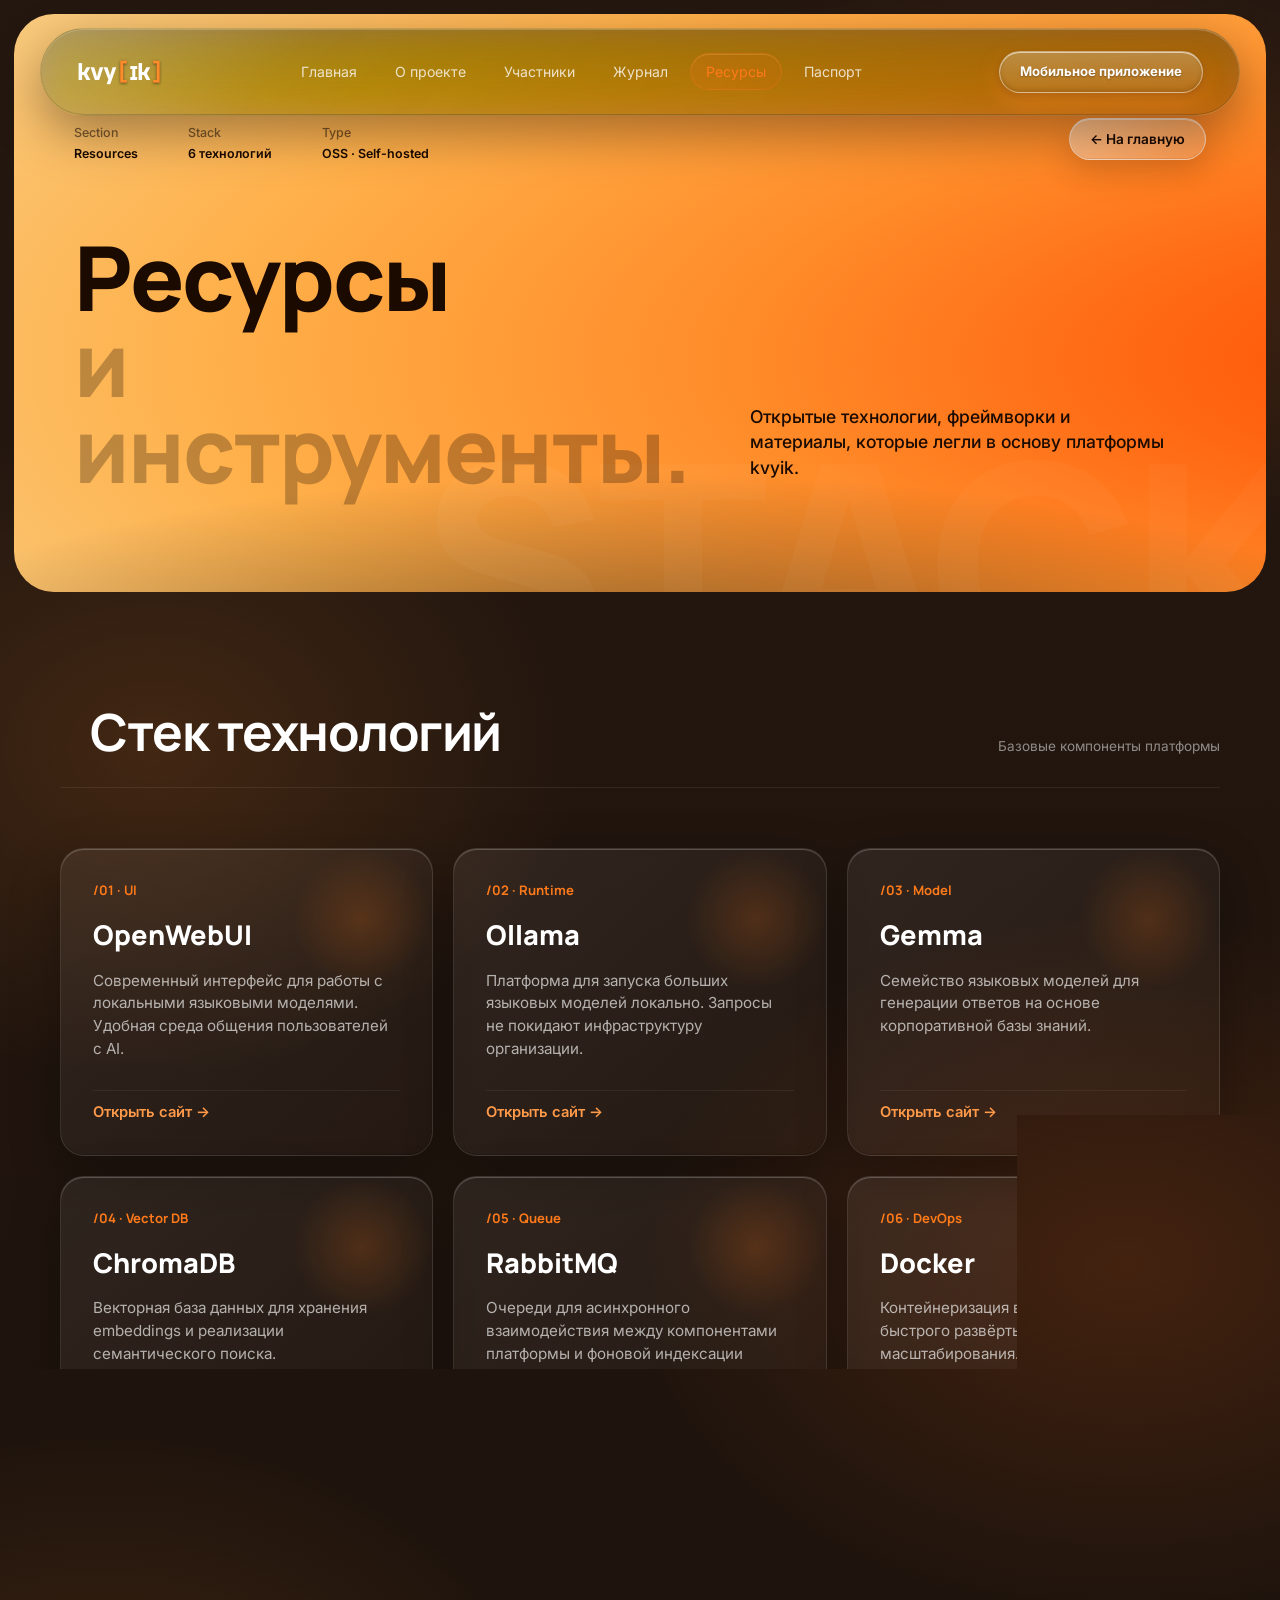
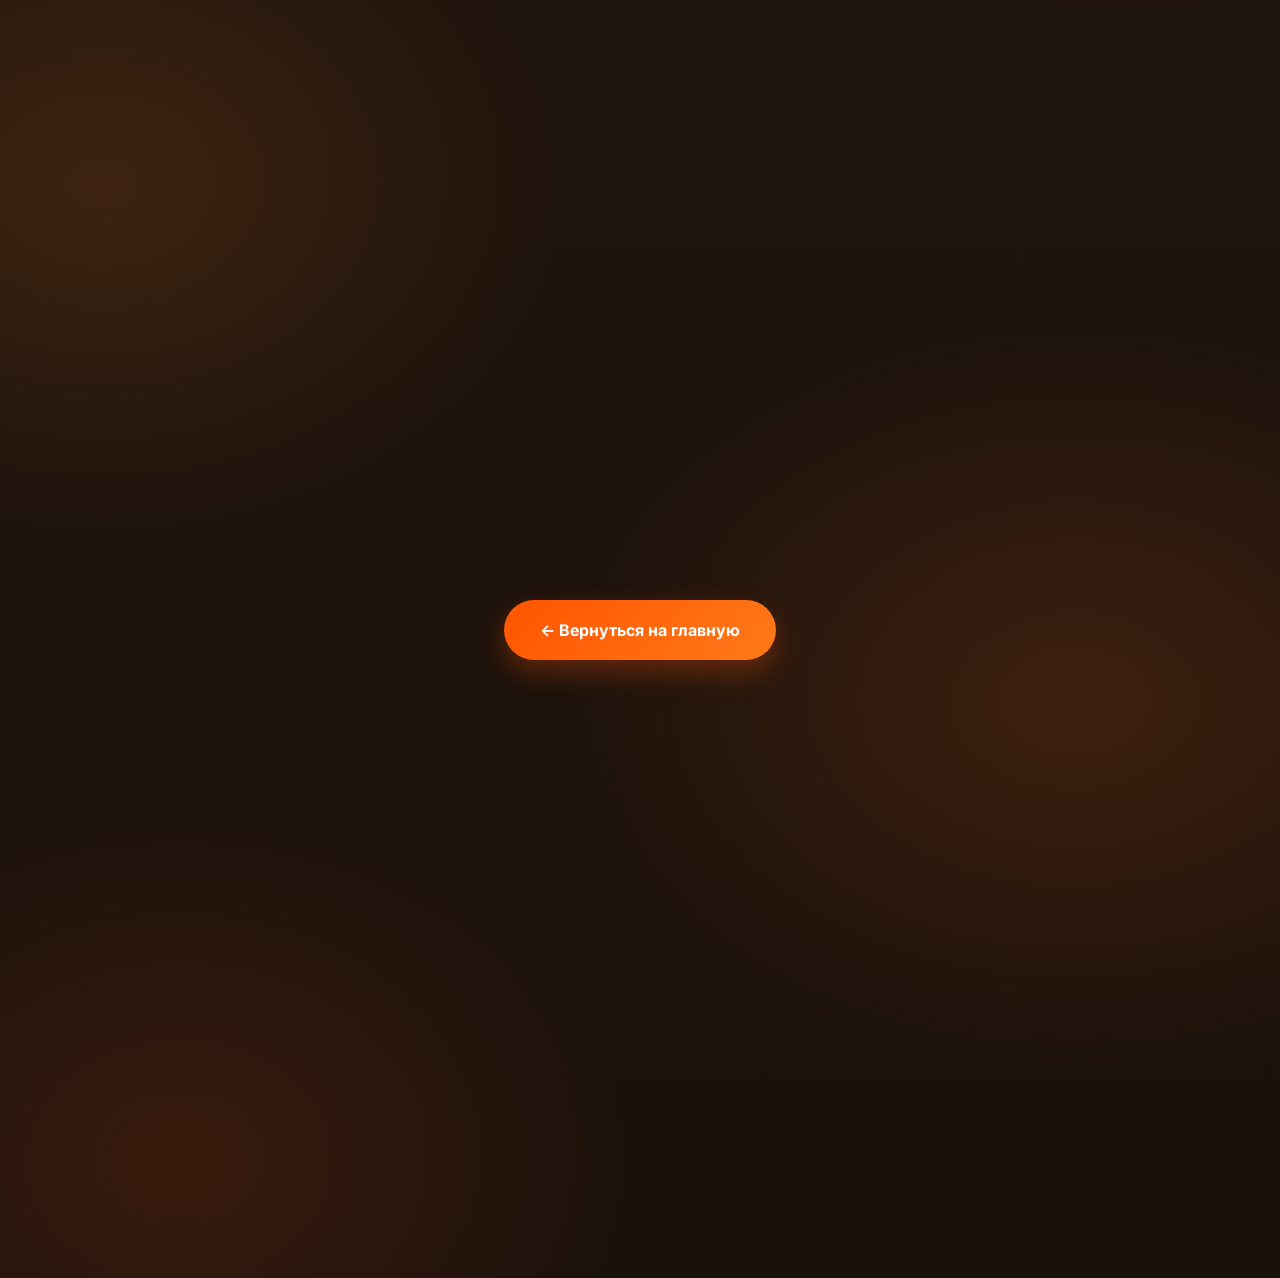
<file: site/resources.html>
<!DOCTYPE html>
<html lang="ru">
<head>
    <meta charset="UTF-8">
    <meta name="viewport" content="width=device-width, initial-scale=1.0">
    <title>Ресурсы · kvyik</title>
    <link rel="stylesheet" href="css/style.css">
    <link href="https://fonts.googleapis.com/css2?family=Inter:wght@300;400;500;600;700;800;900&family=Manrope:wght@400;600;700;800&family=JetBrains+Mono:wght@500;700&display=swap" rel="stylesheet">
    <link rel="icon" type="image/svg+xml" href="assets/favicon.svg">
</head>
<body class="kvyyk-body reveal-start">

<div id="progress-bar"></div>

<!-- Liquid Glass refraction filter (feDisplacementMap) -->
<svg class="lg-filter" aria-hidden="true" width="0" height="0" style="position:absolute;overflow:hidden">
    <filter id="lg-distortion" x="-20%" y="-20%" width="140%" height="140%" color-interpolation-filters="sRGB">
        <feTurbulence type="fractalNoise" baseFrequency="0.008 0.011" numOctaves="2" seed="42" result="noise"/>
        <feGaussianBlur in="noise" stdDeviation="2.4" result="soft"/>
        <feDisplacementMap in="SourceGraphic" in2="soft" scale="55" xChannelSelector="R" yChannelSelector="G"/>
    </filter>
</svg>
<nav class="nb-nav">
    <div class="nb-nav-inner">
        <a href="index.html" class="nb-brand kvy-logo kvy-anim"><span class="kvy">kvy</span><span class="kvy-br br-l">[</span><span class="l-ik">ɪk</span><span class="l-dots"><i></i><i></i><i></i></span><span class="kvy-br br-r">]</span></a>
        <ul class="nb-links">
            <li><a href="index.html">Главная</a></li>
            <li><a href="about.html">О проекте</a></li>
            <li><a href="team.html">Участники</a></li>
            <li><a href="journal.html">Журнал</a></li>
            <li><a href="resources.html" class="active-link">Ресурсы</a></li>
            <li><a href="passport.html">Паспорт</a></li>
        </ul>
        <a href="mobile.html" class="nb-mob-btn nb-mob-link">Мобильное приложение</a>
        <button class="nb-mob-btn nb-menu-toggle" type="button" aria-expanded="false" aria-controls="nb-mobile-menu">
            Меню
        </button>
    </div>
    <div class="nb-mobile-menu" id="nb-mobile-menu" aria-hidden="true">
        <a href="index.html">Главная</a>
        <a href="about.html">О проекте</a>
        <a href="team.html">Участники</a>
        <a href="journal.html">Журнал</a>
        <a href="resources.html" class="active-link">Ресурсы</a>
        <a href="passport.html">Паспорт</a>
        <a href="mobile.html">Мобильное приложение</a>
    </div>
</nav>

<!-- ============ PAGE HERO ============ -->
<section class="nb-page-hero">
    <div class="nb-page-meta">
        <div><span>Section</span><b>Resources</b></div>
        <div><span>Stack</span><b>6 технологий</b></div>
        <div><span>Type</span><b>OSS · Self-hosted</b></div>
    </div>
    <a href="index.html" class="nb-page-back">← На главную</a>

    <div class="nb-page-hero-inner">
        <h1>
            Ресурсы<br>
            <span class="nb-ghost">и инструменты.</span>
        </h1>
        <p class="nb-page-hero-sub">
            Открытые технологии, фреймворки и материалы,
            которые легли в основу платформы kvyik.
        </p>
    </div>
    <div class="nb-page-bgmark">STACK</div>
</section>

<!-- ============ TECH STACK ============ -->
<section class="nb-sec">
    <div class="nb-container">
        <div class="nb-sec-head">
            <h2>Стек технологий</h2>
            <div class="nb-sec-aside">Базовые компоненты платформы</div>
        </div>

        <div class="nb-res-grid">

            <div class="nb-res-card">
                <span class="nb-res-num">/01 · UI</span>
                <h3>OpenWebUI</h3>
                <p>
                    Современный интерфейс для работы с локальными
                    языковыми моделями. Удобная среда общения
                    пользователей с AI.
                </p>
                <a href="https://openwebui.com" target="_blank" class="nb-res-link resource-link">Открыть сайт →</a>
            </div>

            <div class="nb-res-card">
                <span class="nb-res-num">/02 · Runtime</span>
                <h3>Ollama</h3>
                <p>
                    Платформа для запуска больших языковых
                    моделей локально. Запросы не покидают
                    инфраструктуру организации.
                </p>
                <a href="https://ollama.com" target="_blank" class="nb-res-link resource-link">Открыть сайт →</a>
            </div>

            <div class="nb-res-card">
                <span class="nb-res-num">/03 · Model</span>
                <h3>Gemma</h3>
                <p>
                    Семейство языковых моделей для генерации
                    ответов на основе корпоративной базы знаний.
                </p>
                <a href="https://ai.google.dev" target="_blank" class="nb-res-link resource-link">Открыть сайт →</a>
            </div>

            <div class="nb-res-card">
                <span class="nb-res-num">/04 · Vector DB</span>
                <h3>ChromaDB</h3>
                <p>
                    Векторная база данных для хранения
                    embeddings и реализации семантического поиска.
                </p>
                <a href="https://www.trychroma.com" target="_blank" class="nb-res-link resource-link">Открыть сайт →</a>
            </div>

            <div class="nb-res-card">
                <span class="nb-res-num">/05 · Queue</span>
                <h3>RabbitMQ</h3>
                <p>
                    Очереди для асинхронного взаимодействия
                    между компонентами платформы и фоновой
                    индексации документов.
                </p>
                <a href="https://www.rabbitmq.com" target="_blank" class="nb-res-link resource-link">Открыть сайт →</a>
            </div>

            <div class="nb-res-card">
                <span class="nb-res-num">/06 · DevOps</span>
                <h3>Docker</h3>
                <p>
                    Контейнеризация всех сервисов для
                    быстрого развёртывания и масштабирования.
                </p>
                <a href="https://www.docker.com" target="_blank" class="nb-res-link resource-link">Открыть сайт →</a>
            </div>

        </div>
    </div>
</section>

<!-- ============ THEORY ============ -->
<section class="nb-sec alt">
    <div class="nb-container">
        <div class="nb-sec-head">
            <h2>Теория RAG</h2>
            <div class="nb-sec-aside">Что почитать, чтобы понять подход</div>
        </div>

        <div class="nb-summary-grid">
            <div class="nb-sum-card">
                <h3>Что такое RAG?</h3>
                <p>
                    Retrieval-Augmented Generation — подход,
                    объединяющий поиск информации и
                    генеративные возможности LLM.
                </p>
            </div>
            <div class="nb-sum-card">
                <h3>Векторный поиск</h3>
                <p>
                    Embeddings позволяют находить документы
                    по смыслу, а не только по совпадению слов.
                </p>
            </div>
            <div class="nb-sum-card">
                <h3>Корпоративный AI</h3>
                <p>
                    Локальные решения сохраняют
                    конфиденциальность данных организации.
                </p>
            </div>
        </div>
    </div>
</section>

<!-- ============ BACK ============ -->
<section class="nb-back-section">
    <a href="index.html" class="nb-back-btn">← Вернуться на главную</a>
</section>

<footer class="nb-footer">
    <div class="nb-container">
        <div class="nb-foot">
            <!-- left orange brand card -->
            <div class="nb-foot-brand">
                <a href="index.html" class="nb-foot-logo kvy-logo">kvy<span class="kvy-br">[</span>ɪk<span class="kvy-br">]</span></a>
                <div class="nb-foot-tagline">
                    Корпоративный поиск знаний,<br>
                    <span>по запросу.</span>
                </div>
            </div>
            <!-- right glass panel -->
            <div class="nb-foot-panel">
                <img src="assets/favicon.svg" alt="kvyik" class="nb-foot-mark">
                <div class="nb-foot-cols">
                    <div class="nb-foot-col">
                        <span class="nb-foot-h">Навигация</span>
                        <a href="index.html">Главная</a>
                        <a href="about.html">О проекте</a>
                        <a href="team.html">Участники</a>
                        <a href="journal.html">Журнал</a>
                    </div>
                    <div class="nb-foot-col">
                        <span class="nb-foot-h">Материалы</span>
                        <a href="resources.html">Ресурсы</a>
                        <a href="passport.html">Паспорт проекта</a>
                        <a href="mobile.html">Мобильное приложение</a>
                    </div>
                </div>
                <div class="nb-foot-row">
                    <span class="nb-foot-copy">© 2026 kvyik · Московский политех</span>
                    <a href="mailto:yaroslav.yumatoff@yandex.ru" class="nb-foot-cta">Связаться</a>
                </div>
            </div>
        </div>
        <div class="nb-foot-email" aria-hidden="true">yaroslav.yumatoff@yandex.ru</div>
    </div>
</footer>

<button id="scrollTopBtn">↑</button>
<script src="js/app.js"></script>
</body>
</html>
</file>
<file: site/css/style.css>
/* =========================
   RESET
========================= */
*{margin:0;padding:0;box-sizing:border-box;}
html{scroll-behavior:smooth;}

/* =========================
   LIQUID GLASS — frosted matte
   plain frosted glass: heavy blur, soft tint,
   a single diagonal sheen, warm inner glow.
========================= */
:root{
    --glass-blur: 32px;
    --glass-sat: 180%;
    --glass-tint: rgba(255,255,255,.05);
    --glass-border: rgba(255,255,255,.16);
    --glass-edge-top: rgba(255,255,255,.4);
    --glass-edge-bot: rgba(0,0,0,.22);
    --glass-glow: rgba(255,122,26,.28);
}

/* base liquid-glass — use on dark backgrounds */
.liquid{
    position:relative;
    background:
        linear-gradient(180deg,
            rgba(255,255,255,.07) 0%,
            rgba(255,255,255,.02) 60%,
            rgba(0,0,0,.05) 100%);
    backdrop-filter: blur(var(--glass-blur)) saturate(var(--glass-sat));
    -webkit-backdrop-filter: blur(var(--glass-blur)) saturate(var(--glass-sat));
    border: 1px solid var(--glass-border);
    box-shadow:
        inset 0 1px 0 var(--glass-edge-top),
        inset 0 -1px 0 var(--glass-edge-bot),
        inset 0 0 80px rgba(255,255,255,.04),
        0 30px 80px rgba(0,0,0,.4);
    overflow:hidden;
    isolation:isolate;
}
/* single diagonal sheen — catches light across the surface */
.liquid::before{
    content:"";
    position:absolute;
    inset:0;
    background:
        linear-gradient(135deg,
            rgba(255,255,255,.12) 0%,
            rgba(255,255,255,0) 35%,
            rgba(255,255,255,0) 65%,
            rgba(255,255,255,.05) 100%);
    pointer-events:none;
    border-radius:inherit;
    z-index:1;
}
/* slow-drifting warm inner glow */
.liquid::after{
    content:"";
    position:absolute;
    inset:-30%;
    background:
        radial-gradient(circle at 25% 35%,
            var(--glass-glow), transparent 55%),
        radial-gradient(circle at 75% 65%,
            rgba(255,200,140,.16), transparent 55%);
    filter:blur(60px);
    pointer-events:none;
    z-index:0;
    border-radius:inherit;
}
@keyframes liquidFlow{
    0%,100%{transform:translate(0,0) rotate(0deg);}
    33%{transform:translate(4%,-3%) rotate(60deg);}
    66%{transform:translate(-3%,4%) rotate(140deg);}
}
.liquid > *{position:relative;z-index:2;}

/* light-tinted frosted glass — for orange/light backgrounds */
.liquid-light{
    position:relative;
    background:
        linear-gradient(180deg,
            rgba(255,255,255,.4) 0%,
            rgba(255,255,255,.18) 60%,
            rgba(255,255,255,.08) 100%);
    backdrop-filter: blur(24px) saturate(180%);
    -webkit-backdrop-filter: blur(24px) saturate(180%);
    border:1px solid rgba(255,255,255,.5);
    box-shadow:
        inset 0 1px 0 rgba(255,255,255,.6),
        inset 0 -1px 0 rgba(0,0,0,.1),
        0 25px 55px rgba(80,30,0,.25);
    overflow:hidden;
    isolation:isolate;
}
.liquid-light::before{
    content:"";
    position:absolute;
    inset:0;
    background:linear-gradient(135deg,
        rgba(255,255,255,.3) 0%,
        rgba(255,255,255,0) 40%);
    pointer-events:none;
    border-radius:inherit;
    z-index:1;
}
.liquid-light > *{position:relative;z-index:2;}
body{
    font-family:'Inter',sans-serif;
    background:#0b0b0b;
    /* page is dark by default -> light default text.
       light elements (.nb-mob-btn, .nb-phone-dark, pills)
       set their own dark color explicitly. */
    color:rgba(255,255,255,.9);
    line-height:1.5;
    overflow-x:clip;
    -webkit-font-smoothing:antialiased;
}

/* scrollbar */
::-webkit-scrollbar{width:10px;}
::-webkit-scrollbar-track{background:#0b0b0b;}
::-webkit-scrollbar-thumb{
    background:linear-gradient(180deg,#ff7a1a,#ffb347);
    border-radius:20px;
}

/* =========================
   NAV
========================= */
.nb-nav{
    position:fixed;
    top:0;left:0;right:0;
    z-index:999;
    padding:28px 40px;
    display:flex;
    justify-content:center;
    pointer-events:none;
}
.nb-nav-inner{
    pointer-events:all;
    width:100%;
    max-width:1220px;
    display:flex;
    align-items:center;
    justify-content:space-between;
    gap:24px;
    padding:22px 36px;
    min-height:74px;
    border-radius:999px;
    background:
        linear-gradient(180deg,
            rgba(20,20,20,.42),
            rgba(20,20,20,.28));
    backdrop-filter:blur(22px) saturate(155%) brightness(1.08);
    -webkit-backdrop-filter:blur(22px) saturate(155%) brightness(1.08);
    border:1px solid rgba(255,255,255,.14);
    box-shadow:
        inset 0 1px 0 rgba(255,255,255,.22),
        inset 0 -1px 0 rgba(0,0,0,.18),
        0 18px 50px rgba(0,0,0,.35);
    transition:transform .4s ease, background .3s ease, max-width .4s ease, box-shadow .3s;
    position:relative;
    overflow:hidden;
}
/* liquid-glass specular edge */
.nb-nav-inner::before{
    content:"";
    position:absolute;
    inset:0;
    background:linear-gradient(135deg,
        rgba(255,255,255,.20) 0%,
        rgba(255,255,255,.02) 22%,
        rgba(255,255,255,0) 46%);
    pointer-events:none;
    border-radius:inherit;
    z-index:1;
}
.nb-nav-inner > *{position:relative;z-index:2;}
.nb-nav-inner.scrolled{
    max-width:1080px;
    background:
        linear-gradient(180deg,
            rgba(20,20,20,.55),
            rgba(20,20,20,.38));
    box-shadow:
        inset 0 1px 0 rgba(255,255,255,.12),
        0 22px 60px rgba(0,0,0,.5);
}
.nb-brand{
    font-weight:800;
    letter-spacing:.5px;
    color:#fff;
    font-size:.95rem;
}
.nb-links{
    list-style:none;
    display:flex;
    align-items:center;
    gap:6px;
}
.nb-links li{display:flex;align-items:center;}
.nb-links a{
    display:inline-block;
    color:rgba(255,255,255,.78);
    text-decoration:none;
    font-size:.88rem;
    white-space:nowrap;
    position:relative;
    padding:8px 16px;
    border-radius:999px;
    isolation:isolate;
    overflow:hidden;
    transition:color .25s ease,
               transform .4s cubic-bezier(.2,.8,.2,1),
               box-shadow .3s ease;
    will-change:transform;
}
/* liquid glass pill — blooms in on hover */
.nb-links a::before{
    content:"";
    position:absolute;
    inset:0;
    border-radius:inherit;
    background:linear-gradient(135deg,
        rgba(255,255,255,.16) 0%,
        rgba(255,255,255,.05) 100%);
    border:1px solid rgba(255,255,255,.18);
    box-shadow:
        inset 0 1px 0 rgba(255,255,255,.3),
        inset 0 -1px 0 rgba(0,0,0,.06),
        0 8px 22px rgba(0,0,0,.2);
    opacity:0;
    transform:scale(.82);
    transition:opacity .26s ease, transform .4s cubic-bezier(.34,1.56,.64,1);
    z-index:-2;
    pointer-events:none;
}
/* sweeping shine — same as the CTA buttons */
.nb-links a::after{
    content:"";
    position:absolute;
    inset:0;
    border-radius:inherit;
    background:linear-gradient(115deg,
        transparent 32%,
        rgba(255,255,255,.45) 50%,
        transparent 68%);
    transform:translateX(-130%);
    transition:transform .8s cubic-bezier(.2,.8,.2,1);
    z-index:-1;
    pointer-events:none;
}
.nb-links a:hover{
    color:#fff;
    transform:translateY(-3px) scale(1.04);
    box-shadow:0 10px 26px rgba(255,90,20,.2);
}
.nb-links a:hover::before{opacity:1;transform:scale(1);}
.nb-links a:hover::after{transform:translateX(130%);}
.nb-links a:active{transform:translateY(-1px) scale(1.02);transition-duration:.15s;}
.nb-links a.active-link::before{
    opacity:1;
    transform:scale(1);
    background:linear-gradient(135deg,
        rgba(255,110,30,.18) 0%,
        rgba(255,80,0,.08) 100%);
    border-color:rgba(255,120,40,.3);
    box-shadow:
        inset 0 1px 0 rgba(255,200,100,.22),
        0 6px 20px rgba(255,80,0,.12);
}
.nb-links a:hover,.active-link{color:#fff !important;}
.nb-mob-btn{
    position:relative;
    color:#fff;
    text-decoration:none;
    font-family:inherit;
    padding:10px 20px;
    border-radius:999px;
    font-weight:700;
    font-size:.82rem;
    white-space:nowrap;
    flex-shrink:0;
    /* glass surface (sits on the already-blurred navbar) */
    background:linear-gradient(180deg, rgba(255,255,255,.24) 0%, rgba(255,255,255,.07) 100%);
    border:1px solid rgba(255,255,255,.4);
    appearance:none;
    -webkit-appearance:none;
    text-shadow:0 1px 2px rgba(20,8,0,.35);
    box-shadow:
        inset 0 1px 0 rgba(255,255,255,.6),     /* top highlight → volume */
        inset 0 -2px 5px rgba(0,0,0,.14),        /* bottom inner shadow → depth */
        0 9px 22px rgba(255,138,42,.42),         /* soft glow underneath */
        0 3px 8px rgba(0,0,0,.25);
    transition:transform .25s ease, box-shadow .3s ease, background .3s ease;
    cursor:pointer;
}
.nb-menu-toggle{display:none;}
.nb-menu-toggle.open{
    background:linear-gradient(180deg, rgba(255,138,42,.42), rgba(255,255,255,.12));
    box-shadow:
        inset 0 1px 0 rgba(255,255,255,.68),
        inset 0 -2px 5px rgba(0,0,0,.16),
        0 16px 38px rgba(255,100,24,.58),
        0 5px 12px rgba(0,0,0,.3);
}
.nb-mob-btn:hover{
    transform:translateY(-2px) scale(1.05);
    background:linear-gradient(180deg, rgba(255,255,255,.32) 0%, rgba(255,255,255,.12) 100%);
    box-shadow:
        inset 0 1px 0 rgba(255,255,255,.7),
        inset 0 -2px 5px rgba(0,0,0,.14),
        0 14px 32px rgba(255,138,42,.6),
        0 5px 12px rgba(0,0,0,.3);
}
.nb-mobile-menu{
    position:absolute;
    top:calc(100% - 18px);
    right:40px;
    width:min(360px, calc(100vw - 32px));
    padding:14px;
    display:grid;
    grid-template-columns:1fr;
    gap:6px;
    border-radius:26px;
    background:
        linear-gradient(180deg,
            rgba(22,22,22,.72),
            rgba(10,10,10,.58));
    backdrop-filter:blur(24px) saturate(165%) brightness(1.08);
    -webkit-backdrop-filter:blur(24px) saturate(165%) brightness(1.08);
    border:1px solid rgba(255,255,255,.16);
    box-shadow:
        inset 0 1px 0 rgba(255,255,255,.22),
        inset 0 -1px 0 rgba(0,0,0,.2),
        0 28px 70px rgba(0,0,0,.5),
        0 12px 38px rgba(255,90,20,.16);
    opacity:0;
    visibility:hidden;
    transform:translateY(-10px) scale(.98);
    transform-origin:90% 0;
    pointer-events:none;
    transition:opacity .24s ease,
               visibility .24s ease,
               transform .34s cubic-bezier(.2,.8,.2,1);
}
.nb-mobile-menu.open{
    opacity:1;
    visibility:visible;
    transform:translateY(0) scale(1);
    pointer-events:all;
}
.nb-mobile-menu a{
    color:rgba(255,255,255,.82);
    text-decoration:none;
    padding:13px 16px;
    border-radius:18px;
    font-weight:700;
    font-size:.95rem;
    position:relative;
    overflow:hidden;
    isolation:isolate;
    transition:color .24s ease,
               transform .24s ease,
               background .24s ease,
               box-shadow .24s ease;
}
.nb-mobile-menu a::before{
    content:"";
    position:absolute;
    inset:0;
    border-radius:inherit;
    background:linear-gradient(135deg,
        rgba(255,122,26,.22),
        rgba(255,255,255,.08));
    border:1px solid rgba(255,170,80,.24);
    opacity:0;
    transition:opacity .24s ease;
    z-index:-1;
}
.nb-mobile-menu a:hover,
.nb-mobile-menu a.active-link{
    color:#fff;
    transform:translateX(4px);
    box-shadow:0 10px 28px rgba(255,90,20,.16);
}
.nb-mobile-menu a:hover::before,
.nb-mobile-menu a.active-link::before{opacity:1;}

/* =========================
   HERO — orange/amber gradient
========================= */
.nb-hero{
    position:relative;
    min-height:1180px;
    padding:140px 60px 100px;
    overflow:hidden;
    background:
        radial-gradient(ellipse 70% 60% at 65% 25%,
            #ff4d00 0%,
            #ff6a14 25%,
            #ff8d2a 45%,
            #ffb04a 65%,
            #f9c97a 85%,
            #ffe0a8 100%
        );
    color:#1a0a00;
    background-size:180% 180%;
    animation:nbGradientShift 20s ease-in-out infinite;
}
/* animated grain overlay */
.nb-hero::before{
    content:"";
    position:absolute;
    inset:0;
    background:
        radial-gradient(circle at 20% 80%,
            rgba(255,255,255,.18),transparent 30%),
        radial-gradient(circle at 80% 20%,
            rgba(255,80,0,.22),transparent 35%);
    mix-blend-mode:overlay;
    pointer-events:none;
    animation:nbBlobFloat 12s ease-in-out infinite;
    z-index:0;
}
@keyframes nbBlobFloat{
    0%,100%{transform:translate(0,0) scale(1);}
    33%{transform:translate(4%,-3%) scale(1.05);}
    66%{transform:translate(-3%,4%) scale(.97);}
}
.nb-cursor-glow{
    position:absolute;
    width:520px;height:520px;
    border-radius:50%;
    background:radial-gradient(circle,
        rgba(255,255,255,.28),
        rgba(255,255,255,0) 60%);
    transform:translate(-50%,-50%);
    pointer-events:none;
    opacity:0;
    transition:opacity .35s ease;
    mix-blend-mode:overlay;
    z-index:2;
}

/* giant translucent brand */
.nb-bg-brand{
    position:absolute;
    left:50%;top:55%;
    transform:translate(-50%,-50%);
    font-family:'Manrope',sans-serif;
    font-weight:900;
    font-size:clamp(140px,22vw,360px);
    letter-spacing:-10px;
    color:rgba(255,255,255,.18);
    pointer-events:none;
    white-space:nowrap;
    line-height:.85;
    z-index:1;
    animation:nbBrandBreath 6s ease-in-out infinite;
}
@keyframes nbBrandBreath{
    0%,100%{opacity:.5;letter-spacing:-10px;}
    50%{opacity:.85;letter-spacing:-6px;}
}

/* top meta */
.nb-meta-strip{
    position:relative;
    z-index:5;
    display:grid;
    grid-template-columns:repeat(4,1fr);
    gap:24px;
    padding-bottom:50px;
    border-bottom:1px solid rgba(0,0,0,.0);
}
.nb-meta-col{
    opacity:0;
    animation:nbFadeUp .8s ease forwards;
    display:flex;
    flex-direction:column;
    gap:2px;
    font-size:.78rem;
}
.nb-meta-col:nth-child(1){animation-delay:.05s;}
.nb-meta-col:nth-child(2){animation-delay:.15s;}
.nb-meta-col:nth-child(3){animation-delay:.25s;}
.nb-meta-col:nth-child(4){animation-delay:.35s;}
.nb-meta-label{
    color:rgba(20,8,0,.55);
    font-weight:500;
}
.nb-meta-val{
    color:#1a0a00;
    font-weight:600;
}
.nb-meta-mark{
    text-align:right;
    font-family:'Manrope',sans-serif;
    font-weight:900;
    font-size:.88rem;
    line-height:1.05;
    letter-spacing:.5px;
}
.nb-meta-mark span{display:block;}

/* hero grid */
.nb-hero-grid{
    position:relative;
    z-index:5;
    display:grid;
    grid-template-columns:1.4fr 1fr;
    gap:60px;
    align-items:start;
    margin-top:30px;
}
.nb-headline{
    font-family:'Manrope',sans-serif;
    font-size:clamp(48px,6.2vw,100px);
    font-weight:800;
    line-height:.96;
    letter-spacing:-2px;
    color:#1a0a00;
    opacity:0;
    animation:nbHeadlineIn 1s .1s cubic-bezier(.2,.8,.2,1) forwards;
}
@keyframes nbHeadlineIn{
    0%{opacity:0;transform:translateY(30px);filter:blur(8px);}
    100%{opacity:1;transform:translateY(0);filter:blur(0);}
}
.nb-ghost{
    color:rgba(26,10,0,.28);
    font-weight:800;
    display:inline-block;
    animation:nbGhostBreath 5s ease-in-out infinite;
}
@keyframes nbGhostBreath{
    0%,100%{color:rgba(26,10,0,.28);}
    50%{color:rgba(26,10,0,.42);}
}
.nb-sub{
    font-size:1.15rem;
    color:#1a0a00;
    max-width:380px;
    margin-top:14px;
    line-height:1.4;
    font-weight:500;
    opacity:0;
    animation:nbFadeUp 1s .35s ease forwards;
}
@keyframes nbFadeUp{
    0%{opacity:0;transform:translateY(20px);}
    100%{opacity:1;transform:translateY(0);}
}

/* side meta — plain text */
.nb-side{
    position:absolute;
    z-index:5;
    font-size:.78rem;
    color:#1a0a00;
    display:flex;
    flex-direction:column;
    gap:140px;
    max-width:160px;
    opacity:0;
    animation:nbFadeUp .9s .4s ease forwards;
}
.nb-side-left{
    left:60px;
    top:440px;
}
.nb-side-right{
    right:60px;
    top:420px;
    text-align:right;
}
.nb-side-row{display:flex;flex-direction:column;gap:2px;}
.nb-side-row-mid{margin-top:0;}
.nb-side-label{color:rgba(20,8,0,.55);font-weight:500;}
.nb-side-val{color:#1a0a00;font-weight:600;line-height:1.4;}

/* hide side-meta when viewport can't fit them next to phone */
@media(max-width:1400px){
    .nb-side{display:none;}
}

/* ==========================================
   ANDROID PHONE — RAG UI in center
========================================== */
.nb-phone-wrap{
    position:relative;
    z-index:3;
    width:100%;
    display:flex;
    justify-content:center;
    margin-top:0;
    opacity:0;
    animation:nbPhoneIntro 1.2s .2s cubic-bezier(.2,.8,.2,1) forwards;
}
@keyframes nbPhoneIntro{
    0%{opacity:0;transform:translateY(40px) scale(.92) rotateX(8deg);}
    100%{opacity:1;transform:translateY(0) scale(1) rotateX(0);}
}
.nb-phone-glow{
    position:absolute;
    width:520px;height:520px;
    top:80px;left:50%;
    transform:translateX(-50%);
    background:radial-gradient(circle,
        rgba(255,80,0,.45),
        rgba(255,80,0,0) 65%);
    filter:blur(40px);
    pointer-events:none;
    animation:nbGlowPulse 4s ease-in-out infinite;
}
@keyframes nbGlowPulse{
    0%,100%{opacity:.7;transform:translateX(-50%) scale(1);}
    50%{opacity:1;transform:translateX(-50%) scale(1.15);}
}

.nb-phone{
    position:relative;
    width:300px;
    height:620px;
    background:#0d0d0d;
    border-radius:46px;
    padding:14px 10px 10px;
    box-shadow:
        0 0 0 3px #1a1a1a,
        0 0 0 5px rgba(255,255,255,.08),
        0 30px 80px rgba(80,30,0,.55),
        inset 0 0 0 2px rgba(255,255,255,.04);
    display:flex;
    flex-direction:column;
    overflow:hidden;
    color:#fff;
    font-family:'Inter',sans-serif;
    animation:nbPhoneFloat 6s ease-in-out infinite;
    transition:transform .4s ease;
}
@keyframes nbPhoneFloat{
    0%,100%{transform:translateY(0) rotate(-.5deg);}
    50%{transform:translateY(-14px) rotate(.5deg);}
}
.nb-phone:hover{
    animation-play-state:paused;
    transform:translateY(-10px) scale(1.02);
}
.nb-phone-notch{
    position:absolute;
    top:8px;left:50%;
    transform:translateX(-50%);
    width:100px;height:26px;
    background:#000;
    border-radius:18px;
    z-index:10;
}

/* status bar */
.nb-status{
    display:flex;
    justify-content:space-between;
    align-items:center;
    padding:4px 16px 8px;
    font-size:11px;
    font-weight:600;
    color:#fff;
}
.nb-status-time{font-weight:700;}
.nb-status-icons{display:flex;align-items:center;gap:4px;}
.nb-dot{width:4px;height:4px;border-radius:50%;background:#fff;}
.nb-dot.dark{background:#0d0d0d;}
.nb-bat{
    width:18px;height:9px;
    border:1px solid #fff;
    border-radius:2px;
    position:relative;
    background:linear-gradient(90deg,#fff 70%,transparent 70%);
}
.nb-bat.dark{
    border-color:#0d0d0d;
    background:linear-gradient(90deg,#0d0d0d 70%,transparent 70%);
}

/* app header */
.nb-app-head{
    display:flex;
    align-items:center;
    gap:10px;
    padding:6px 14px 12px;
    border-bottom:1px solid rgba(255,255,255,.06);
}
.nb-app-burger{
    display:flex;
    flex-direction:column;
    gap:3px;
    cursor:pointer;
}
.nb-app-burger span{
    width:16px;height:2px;
    background:#fff;
    border-radius:2px;
}
.nb-app-title{
    flex:1;
    display:flex;
    flex-direction:column;
    line-height:1.1;
}
.nb-app-name{font-weight:700;font-size:13px;}
.nb-app-sub{font-size:10px;color:#ff9a4a;}
.nb-app-avatar{
    width:28px;height:28px;
    border-radius:50%;
    background:linear-gradient(135deg,#ff7a1a,#ffb347);
    color:#1a0a00;
    font-size:10px;
    font-weight:800;
    display:flex;
    align-items:center;
    justify-content:center;
}

/* chat area */
.nb-chat{
    flex:1;
    padding:12px;
    display:flex;
    flex-direction:column;
    gap:10px;
    overflow:hidden;
    background:
        radial-gradient(circle at 20% 0%,
            rgba(255,90,0,.10),
            transparent 50%),
        #0d0d0d;
}
.nb-chat-pill{
    align-self:center;
    font-size:9px;
    padding:3px 10px;
    border-radius:999px;
    background:rgba(255,255,255,.08);
    backdrop-filter:blur(10px) saturate(150%);
    -webkit-backdrop-filter:blur(10px) saturate(150%);
    border:1px solid rgba(255,255,255,.10);
    box-shadow:inset 0 1px 0 rgba(255,255,255,.14);
    color:rgba(255,255,255,.6);
    font-weight:500;
}

.nb-msg{
    display:flex;
    gap:6px;
    align-items:flex-start;
    opacity:0;
    animation:nbMsgIn .55s cubic-bezier(.2,.8,.2,1) forwards;
}
.nb-chat .nb-chat-pill{
    opacity:0;
    animation:nbMsgIn .55s ease forwards;
}
/* sequential appearance (date-pill counts as the 1st div, messages are 2..5) */
.nb-chat .nb-msg{animation-delay:.5s;}
.nb-chat .nb-msg:nth-of-type(2){animation-delay:.5s;}
.nb-chat .nb-msg:nth-of-type(3){animation-delay:1.6s;}
.nb-chat .nb-msg:nth-of-type(4){animation-delay:2.8s;}
.nb-chat .nb-msg:nth-of-type(5){animation-delay:3.8s;}
@keyframes nbMsgIn{
    0%{opacity:0;transform:translateY(12px) scale(.96);}
    100%{opacity:1;transform:translateY(0) scale(1);}
}
.nb-msg-user{justify-content:flex-end;}
.nb-msg-bot{justify-content:flex-start;}

.nb-bot-avatar{
    width:22px;height:22px;
    border-radius:50%;
    background:#1a1a1a;
    border:1px solid rgba(255,122,26,.5);
    display:flex;
    align-items:center;
    justify-content:center;
    flex-shrink:0;
}
.nb-bot-avatar svg{width:12px;height:12px;}
.nb-bot-avatar-typing{
    animation:pulseGlow 1.4s infinite;
}
@keyframes pulseGlow{
    0%,100%{box-shadow:0 0 0 0 rgba(255,122,26,.5);}
    50%{box-shadow:0 0 0 4px rgba(255,122,26,0);}
}

.nb-bubble{
    max-width:78%;
    padding:9px 11px;
    border-radius:14px;
    font-size:11.5px;
    line-height:1.35;
}
.nb-bubble-user{
    background:linear-gradient(135deg,#ff7a1a,#ff5400);
    color:#fff;
    border-bottom-right-radius:4px;
    font-weight:500;
}
.nb-bubble-bot{
    background:linear-gradient(135deg,rgba(255,255,255,.09),rgba(255,255,255,.03));
    backdrop-filter:blur(12px) saturate(160%);
    -webkit-backdrop-filter:blur(12px) saturate(160%);
    border:1px solid rgba(255,255,255,.10);
    box-shadow:inset 0 1px 0 rgba(255,255,255,.12);
    color:rgba(255,255,255,.92);
    border-bottom-left-radius:4px;
}
.nb-bubble-bot p{margin:0 0 6px;}
.nb-bubble-bot b{color:#ff9a4a;font-weight:700;}
.nb-bubble-list{
    list-style:none;
    margin:6px 0;
    padding:0;
    display:flex;
    flex-direction:column;
    gap:3px;
}
.nb-bubble-list li{
    font-size:10.5px;
    padding-left:10px;
    position:relative;
    color:rgba(255,255,255,.85);
}
.nb-bubble-list li::before{
    content:"";
    position:absolute;
    left:0;top:6px;
    width:4px;height:4px;
    border-radius:50%;
    background:#ff7a1a;
    box-shadow:0 0 6px rgba(255,138,42,.9);
}

/* sources */
.nb-sources{
    display:flex;
    flex-wrap:wrap;
    gap:4px;
    margin-top:8px;
    padding-top:8px;
    border-top:1px dashed rgba(255,255,255,.08);
}
.nb-source-chip{
    display:inline-flex;
    align-items:center;
    gap:4px;
    padding:3px 7px 3px 3px;
    border-radius:999px;
    background:rgba(255,122,26,.12);
    border:1px solid rgba(255,122,26,.3);
    font-size:9.5px;
    color:#ffb377;
    font-weight:500;
}
.nb-source-num{
    width:13px;height:13px;
    border-radius:50%;
    background:#ff7a1a;
    color:#fff;
    display:flex;
    align-items:center;
    justify-content:center;
    font-size:8.5px;
    font-weight:700;
}

/* typing dots */
.nb-bubble-typing{
    display:flex;
    flex-direction:column;
    align-items:flex-start;
    gap:5px;
    padding:9px 13px;
}
.nb-typ{
    width:6px;height:6px;
    border-radius:50%;
    background:#ff7a1a;
    animation:typ 1.2s infinite;
}
.nb-typ:nth-child(2){animation-delay:.2s;}
.nb-typ:nth-child(3){animation-delay:.4s;}
@keyframes typ{
    0%,60%,100%{opacity:.3;transform:translateY(0);}
    30%{opacity:1;transform:translateY(-3px);}
}

/* composer */
.nb-composer{
    display:flex;
    align-items:center;
    gap:6px;
    padding:8px 10px 6px;
    background:linear-gradient(180deg,rgba(255,255,255,.08),rgba(255,255,255,.02));
    backdrop-filter:blur(16px) saturate(170%);
    -webkit-backdrop-filter:blur(16px) saturate(170%);
    border-top:1px solid rgba(255,255,255,.12);
    box-shadow:inset 0 1px 0 rgba(255,255,255,.16);
}
.nb-comp-btn,.nb-comp-mic{
    width:30px;height:30px;
    border-radius:50%;
    border:none;
    cursor:pointer;
    display:flex;
    align-items:center;
    justify-content:center;
    flex-shrink:0;
}
.nb-comp-btn{
    background:rgba(255,255,255,.08);
    color:#fff;
    font-size:14px;
}
.nb-comp-mic{
    background:linear-gradient(135deg,#ff7a1a,#ff5400);
}
.nb-comp-mic svg{width:14px;height:14px;}
.nb-comp-field{
    flex:1;
    height:30px;
    border-radius:999px;
    background:rgba(255,255,255,.06);
    border:1px solid rgba(255,255,255,.08);
    padding:0 12px;
    display:flex;
    align-items:center;
    font-size:11px;
    color:rgba(255,255,255,.45);
}

.nb-home-ind{
    width:80px;height:4px;
    border-radius:4px;
    background:rgba(255,255,255,.6);
    margin:6px auto 0;
}
.nb-home-ind.dark{background:rgba(0,0,0,.3);}

/* floating FABs */
.nb-fab-stack{
    position:absolute;
    right:80px;
    bottom:120px;
    display:flex;
    flex-direction:column;
    gap:14px;
    z-index:5;
}
.nb-fab{
    width:58px;height:58px;
    border-radius:50%;
    background:
        radial-gradient(circle at 35% 30%,
            rgba(255,255,255,.16),
            rgba(255,255,255,.04) 60%,
            rgba(0,0,0,.05) 100%);
    backdrop-filter:blur(28px) saturate(160%);
    -webkit-backdrop-filter:blur(28px) saturate(160%);
    border:1px solid rgba(255,255,255,.20);
    display:flex;
    align-items:center;
    justify-content:center;
    color:#fff;
    font-weight:600;
    font-size:1rem;
    box-shadow:
        inset 0 1px 0 rgba(255,255,255,.22),
        0 16px 38px rgba(0,0,0,.35),
        0 0 0 1px rgba(255,255,255,.04);
    cursor:pointer;
    transition:transform .4s cubic-bezier(.2,.8,.2,1),
               box-shadow .4s cubic-bezier(.2,.8,.2,1),
               border-color .3s;
    opacity:0;
    animation:nbFabIn .8s ease forwards, nbFabFloat 4s ease-in-out infinite;
    position:relative;
    overflow:hidden;
    isolation:isolate;
}
/* soft diagonal sheen */
.nb-fab::before{
    content:"";
    position:absolute;
    inset:0;
    background:linear-gradient(135deg,
        rgba(255,255,255,.10) 0%,
        rgba(255,255,255,0) 45%);
    pointer-events:none;
    border-radius:inherit;
    z-index:1;
}
/* warm halo on hover */
.nb-fab::after{
    content:"";
    position:absolute;
    inset:-4px;
    border-radius:inherit;
    background:radial-gradient(circle,
        rgba(255,122,26,.55), transparent 70%);
    opacity:0;
    transition:opacity .4s ease;
    z-index:-1;
    pointer-events:none;
    filter:blur(10px);
}
.nb-fab > *{position:relative;z-index:2;}
.nb-fab:nth-child(1){animation-delay:.6s,1s;}
.nb-fab:nth-child(2){animation-delay:.75s,1.4s;}
.nb-fab:nth-child(3){animation-delay:.9s,1.8s;}
@keyframes nbFabIn{
    0%{opacity:0;transform:translateX(20px) scale(.7);}
    100%{opacity:1;transform:translateX(0) scale(1);}
}
@keyframes nbFabFloat{
    0%,100%{transform:translateY(0);}
    50%{transform:translateY(-6px);}
}
.nb-fab:hover{
    transform:scale(1.12);
    border-color:rgba(255,170,80,.45);
    box-shadow:
        inset 0 1px 0 rgba(255,255,255,.28),
        0 22px 50px rgba(255,90,20,.35),
        0 0 0 1px rgba(255,170,80,.3);
}
.nb-fab:hover::after{opacity:1;}
.nb-fab:active{transform:scale(.96);transition-duration:.15s;}

/* =========================
   DARK INSIGHTS BLOCK
========================= */
.nb-dark{
    color:#fff;
    margin:24px;
    padding:110px 60px 140px;
    position:relative;
    overflow:hidden;
    isolation:isolate;
    text-align:center;
    border-radius:36px;
    background:
        url("data:image/svg+xml,%3Csvg xmlns='http://www.w3.org/2000/svg' viewBox='0 0 1600 1100' preserveAspectRatio='xMidYMid slice'%3E%3Cdefs%3E%3ClinearGradient id='f1' x1='0' y1='0' x2='0' y2='1'%3E%3Cstop offset='0%25' stop-color='%23ffc274'/%3E%3Cstop offset='30%25' stop-color='%23ff8a2a'/%3E%3Cstop offset='100%25' stop-color='%23a84106'/%3E%3C/linearGradient%3E%3ClinearGradient id='f2' x1='0' y1='1' x2='0' y2='0'%3E%3Cstop offset='0%25' stop-color='%23ff9a3a'/%3E%3Cstop offset='100%25' stop-color='%237a2e06'/%3E%3C/linearGradient%3E%3Cfilter id='m' x='-20%25' y='-20%25' width='140%25' height='140%25'%3E%3CfeGaussianBlur stdDeviation='22'/%3E%3C/filter%3E%3Cfilter id='m2' x='-40%25' y='-40%25' width='180%25' height='180%25'%3E%3CfeGaussianBlur stdDeviation='55'/%3E%3C/filter%3E%3C/defs%3E%3Crect width='1600' height='1100' fill='%23070503'/%3E%3Cpath d='M0,330C80,300,140,420,230,440C320,460,360,560,460,600C560,640,620,720,800,750C980,720,1040,640,1140,600C1240,560,1280,460,1370,440C1460,420,1520,300,1600,330L1600,1100L0,1100Z' fill='url(%23f1)' filter='url(%23m)'/%3E%3Cpath d='M0,0L1600,0L1600,180C1520,220,1470,330,1370,310C1270,290,1230,190,1130,180C1030,170,980,240,800,250C620,240,570,170,470,180C370,190,330,290,230,310C130,330,80,220,0,180Z' fill='url(%23f2)' opacity='.9' filter='url(%23m)'/%3E%3Cellipse cx='800' cy='430' rx='520' ry='360' fill='%23000000' opacity='.5' filter='url(%23m2)'/%3E%3Cg stroke='%23ffffff' stroke-opacity='.04' stroke-width='2'%3E%3Cline x1='200' y1='0' x2='200' y2='1100'/%3E%3Cline x1='400' y1='0' x2='400' y2='1100'/%3E%3Cline x1='600' y1='0' x2='600' y2='1100'/%3E%3Cline x1='800' y1='0' x2='800' y2='1100'/%3E%3Cline x1='1000' y1='0' x2='1000' y2='1100'/%3E%3Cline x1='1200' y1='0' x2='1200' y2='1100'/%3E%3Cline x1='1400' y1='0' x2='1400' y2='1100'/%3E%3C/g%3E%3Cg stroke='%23ffb05a' stroke-opacity='.3' stroke-width='2' fill='none'%3E%3Cpath d='M120,800H340V900H560'/%3E%3Cpath d='M1480,740H1260V860H1040'/%3E%3Cpath d='M900,1000H1120V920'/%3E%3Cpath d='M480,970H300V1040'/%3E%3Crect x='336' y='896' width='9' height='9'/%3E%3Crect x='1035' y='855' width='9' height='9'/%3E%3Crect x='1115' y='915' width='9' height='9'/%3E%3Crect x='296' y='1035' width='9' height='9'/%3E%3C/g%3E%3Cg fill='%23ffd9a0'%3E%3Ccircle cx='560' cy='900' r='3'/%3E%3Ccircle cx='900' cy='1000' r='3'/%3E%3Ccircle cx='1480' cy='740' r='3'/%3E%3Ccircle cx='120' cy='800' r='3'/%3E%3C/g%3E%3C/svg%3E") center/cover no-repeat,
        #070503;
    background-color:#070503;
}
/* inner glass rim of the dark panel */
.nb-dark::before{
    content:"";
    position:absolute;
    inset:0;
    border:1px solid rgba(255,255,255,.08);
    border-radius:inherit;
    box-shadow:inset 0 1px 0 rgba(255,255,255,.10);
    pointer-events:none;
    z-index:2;
}
/* badge pill */
.nb-dark-badge{
    display:inline-flex;
    align-items:center;
    gap:10px;
    background:linear-gradient(135deg,rgba(255,255,255,.14),rgba(255,255,255,.05));
    backdrop-filter:blur(18px) saturate(180%);
    -webkit-backdrop-filter:blur(18px) saturate(180%);
    border:1px solid rgba(255,255,255,.2);
    border-radius:999px;
    padding:5px 16px 5px 5px;
    font-size:.78rem;
    color:rgba(255,255,255,.9);
    box-shadow:inset 0 1px 0 rgba(255,255,255,.25),0 8px 24px rgba(0,0,0,.25);
}
.nb-db-pill{
    background:linear-gradient(135deg,#ff8a2a,#e6510a);
    border-radius:999px;
    padding:4px 12px;
    font-size:.72rem;
    font-weight:700;
    color:#fff;
}
.nb-dark-title{
    margin:28px auto 0;
    max-width:1000px;
    font-family:'Manrope',sans-serif;
    font-weight:500;
    font-size:clamp(34px,4.4vw,62px);
    line-height:1.12;
    letter-spacing:-1.5px;
    color:#fff;
}
.nb-dark-sub{
    max-width:540px;
    margin:24px auto 0;
    color:rgba(255,255,255,.66);
    font-size:.95rem;
    line-height:1.6;
}
.nb-dark-cta{
    display:flex;
    gap:14px;
    justify-content:center;
    margin-top:36px;
    flex-wrap:wrap;
}
.nb-dk-btn{
    display:inline-flex;
    align-items:center;
    padding:13px 28px;
    border-radius:999px;
    font-size:.9rem;
    font-weight:600;
    text-decoration:none;
    transition:transform .25s ease, box-shadow .25s ease;
}
.nb-dk-btn.light{
    background:#f3f1ec;
    color:#141210;
    box-shadow:0 12px 28px rgba(0,0,0,.4);
}
.nb-dk-btn.dark{
    background:#16120e;
    color:#fff;
    border:1px solid rgba(255,255,255,.14);
}
.nb-dk-btn:hover{transform:translateY(-2px);}
/* eclipse orb */
.nb-dark-orb{
    width:132px;height:132px;
    margin:80px auto 0;
    border-radius:50%;
    background:#0c0907;
    display:flex;
    align-items:center;
    justify-content:center;
    box-shadow:
        0 0 0 10px rgba(255,255,255,.04),
        0 24px 60px rgba(0,0,0,.65),
        inset 0 2px 8px rgba(255,255,255,.08);
}
.nb-orb-core{
    width:66px;height:66px;
    border-radius:50%;
    background:radial-gradient(circle at 35% 35%,#ffe0b0,#ff8a2a 45%,#e65510 72%);
    position:relative;
    overflow:hidden;
}
.nb-orb-core::after{
    content:"";
    position:absolute;
    width:56px;height:56px;
    border-radius:50%;
    background:#0c0907;
    top:-12px;right:-12px;
}
/* floating feature tags */
.nb-dark .nb-tag-float{
    position:absolute;
    display:inline-flex;
    align-items:center;
    gap:7px;
    padding:7px 15px;
    border-radius:999px;
    background:rgba(28,16,8,.55);
    border:1px solid rgba(255,255,255,.15);
    color:rgba(255,240,225,.82);
    font-size:.74rem;
    z-index:1;
}
.nb-dark .nb-tag-float::before{
    content:"";
    width:5px;height:5px;
    border-radius:50%;
    background:#ffb866;
}
@media(max-width:760px){
    .nb-dark{margin:10px;border-radius:22px;}
    .nb-dark .nb-tag-float{display:none;}
}
.nb-dark > *{position:relative;z-index:1;}
.nb-dark-meta{
    display:flex;
    justify-content:space-between;
    font-size:.78rem;
    color:rgba(255,255,255,.55);
    padding-bottom:60px;
    border-bottom:1px solid rgba(255,255,255,.1);
}
.nb-dark-grid{
    display:grid;
    grid-template-columns:200px 1fr;
    gap:40px;
    margin-top:60px;
    align-items:start;
}
.nb-dark-num{
    font-family:'Manrope',sans-serif;
    font-weight:700;
    font-size:.95rem;
    color:rgba(255,255,255,.6);
}
.nb-dark-num-label{
    color:#fff;
    margin-top:6px;
    font-weight:700;
}
.nb-insights-tag{
    display:inline-flex;
    align-items:center;
    gap:8px;
    font-size:.85rem;
    color:rgba(255,255,255,.9);
    margin-bottom:30px;
    padding:6px 16px 6px 6px;
    border:1px solid rgba(255,255,255,.18);
    border-radius:999px;
    background:
        linear-gradient(135deg,
            rgba(255,255,255,.1),
            rgba(255,255,255,.02));
    backdrop-filter:blur(18px) saturate(180%);
    -webkit-backdrop-filter:blur(18px) saturate(180%);
    box-shadow:
        inset 0 1px 0 rgba(255,255,255,.22),
        inset 0 -1px 0 rgba(0,0,0,.18),
        0 10px 30px rgba(0,0,0,.3);
}
.nb-ins-ico{
    width:22px;height:22px;
    border-radius:50%;
    background:rgba(255,255,255,.12);
    display:inline-flex;
    align-items:center;
    justify-content:center;
}
.nb-dark-headline h2{
    font-family:'Manrope',sans-serif;
    font-weight:700;
    font-size:clamp(34px,4.5vw,68px);
    line-height:1.05;
    letter-spacing:-1.5px;
}
.nb-muted{color:rgba(255,255,255,.42);}

/* second phone */
.nb-phone2-wrap{
    position:relative;
    margin-top:80px;
    display:flex;
    justify-content:center;
    align-items:center;
    gap:60px;
}
.nb-phone-dark{
    background:#fafafa;
    color:#0d0d0d;
    box-shadow:
        0 0 0 3px #1a1a1a,
        0 0 0 5px rgba(255,255,255,.05),
        0 30px 80px rgba(0,0,0,.6);
}
.nb-phone-dark .nb-status{color:#0d0d0d;}
.nb-phone-dark .nb-phone-notch{background:#0d0d0d;}
.nb-app-head-dark{
    border-bottom:1px solid rgba(0,0,0,.06);
    justify-content:space-between;
}
.nb-brand-mini{
    font-family:'Manrope',sans-serif;
    font-weight:800;
    color:#0d0d0d;
    font-size:13px;
    letter-spacing:.5px;
}
.nb-app-avatar-dark{
    background:linear-gradient(135deg,#ff7a1a,#ff5400);
    color:#fff;
}

.nb-search-bar{
    margin:14px 14px 0;
    padding:10px 12px;
    border-radius:999px;
    background:#fff;
    border:1px solid rgba(255,122,26,.5);
    display:flex;
    align-items:center;
    justify-content:space-between;
    font-size:11px;
    color:#5a5a5a;
    box-shadow:0 0 0 4px rgba(255,122,26,.08);
}
.nb-search-text b{color:#0d0d0d;font-weight:700;}
.nb-search-mic{
    width:22px;height:22px;
    border-radius:50%;
    background:linear-gradient(135deg,#ff7a1a,#ff5400);
    color:transparent;
    display:flex;
    align-items:center;
    justify-content:center;
    box-shadow:inset 0 0 0 4px rgba(255,255,255,.4);
}

.nb-tabs{
    display:flex;
    gap:12px;
    padding:14px 14px 6px;
    font-size:13px;
    font-weight:700;
}
.nb-tab{
    color:rgba(0,0,0,.4);
    display:flex;
    align-items:center;
    gap:4px;
}
.nb-tab-active{color:#0d0d0d;position:relative;}
.nb-tab-badge{
    font-size:8.5px;
    color:#ff5400;
    padding:1px 5px;
    background:rgba(255,84,0,.12);
    border-radius:4px;
    font-weight:700;
}
.nb-tab-soon{
    font-size:8.5px;
    color:rgba(0,0,0,.35);
    padding:1px 5px;
    border:1px solid rgba(0,0,0,.15);
    border-radius:4px;
    font-weight:600;
}

.nb-cards-row{
    display:flex;
    gap:8px;
    padding:8px 14px;
    overflow:hidden;
}
.nb-kb-card{
    flex:1;
    aspect-ratio:.7;
    border-radius:16px;
    position:relative;
    overflow:hidden;
    display:flex;
    align-items:flex-end;
    padding:8px;
}
.nb-kb-1{background:linear-gradient(135deg,#5b3a2b,#2a1810);}
.nb-kb-2{background:linear-gradient(135deg,#2dd4bf,#0e7490);}
.nb-kb-3{background:linear-gradient(135deg,#fb923c,#9a3412);}
.nb-kb-add{
    position:absolute;
    top:8px;right:8px;
    width:20px;height:20px;
    border-radius:50%;
    background:rgba(255,255,255,.25);
    color:#fff;
    display:flex;
    align-items:center;
    justify-content:center;
    font-size:14px;
}
.nb-kb-label{
    color:#fff;
    font-size:10px;
    font-weight:700;
}

.nb-bottom-bar{
    margin-top:auto;
    display:flex;
    align-items:center;
    justify-content:space-between;
    padding:10px 14px;
    background:#0d0d0d;
    border-radius:18px;
    margin:8px;
    color:#fff;
}
.nb-bb-item{
    display:flex;
    align-items:center;
    gap:6px;
    font-size:10.5px;
    font-weight:600;
}
.nb-bb-ico{color:#ff7a1a;}
.nb-bb-play{
    width:26px;height:26px;
    border-radius:50%;
    background:linear-gradient(135deg,#ff7a1a,#ff5400);
    display:flex;
    align-items:center;
    justify-content:center;
    font-size:9px;
    color:#fff;
}

/* create bubble next to phone */
.nb-create-bubble{
    width:130px;height:130px;
    border-radius:50%;
    background:
        radial-gradient(circle at 35% 30%,
            rgba(255,255,255,.18),
            rgba(255,255,255,.05) 60%,
            rgba(0,0,0,.05) 100%);
    backdrop-filter:blur(32px) saturate(160%);
    -webkit-backdrop-filter:blur(32px) saturate(160%);
    border:1px solid rgba(255,255,255,.22);
    color:#fff;
    display:flex;
    flex-direction:column;
    align-items:center;
    justify-content:center;
    text-align:center;
    font-weight:600;
    font-size:.82rem;
    letter-spacing:.2px;
    gap:8px;
    box-shadow:
        inset 0 1px 0 rgba(255,255,255,.25),
        0 24px 60px rgba(0,0,0,.4),
        0 0 0 1px rgba(255,255,255,.04);
    position:relative;
    overflow:hidden;
    isolation:isolate;
    animation:nbFabFloat 5s ease-in-out infinite;
    cursor:pointer;
    transition:transform .4s cubic-bezier(.2,.8,.2,1),
               box-shadow .4s cubic-bezier(.2,.8,.2,1),
               border-color .3s;
}
/* very soft diagonal sheen — no bright top half */
.nb-create-bubble::before{
    content:"";
    position:absolute;
    inset:0;
    background:linear-gradient(135deg,
        rgba(255,255,255,.10) 0%,
        rgba(255,255,255,0) 45%);
    pointer-events:none;
    border-radius:inherit;
    z-index:1;
}
/* warm halo that blooms on hover */
.nb-create-bubble::after{
    content:"";
    position:absolute;
    inset:-6px;
    border-radius:inherit;
    background:radial-gradient(circle,
        rgba(255,122,26,.5), transparent 70%);
    opacity:0;
    transition:opacity .4s ease;
    z-index:-1;
    pointer-events:none;
    filter:blur(14px);
}
.nb-create-bubble:hover{
    transform:scale(1.06);
    border-color:rgba(255,170,80,.4);
    box-shadow:
        inset 0 1px 0 rgba(255,255,255,.3),
        0 30px 70px rgba(255,90,20,.3),
        0 0 0 1px rgba(255,170,80,.25);
}
.nb-create-bubble:hover::after{opacity:1;}
.nb-create-bubble > *{position:relative;z-index:2;}
.nb-cb-plus{
    width:38px;height:38px;
    border-radius:50%;
    border:1.5px solid rgba(255,170,80,.85);
    color:#ffb347;
    display:flex;
    align-items:center;
    justify-content:center;
    font-size:18px;
    background:rgba(255,122,26,.12);
    box-shadow:
        inset 0 0 12px rgba(255,170,80,.2),
        0 0 14px rgba(255,122,26,.25);
}

.nb-about-block{
    max-width:380px;
    margin:80px 0 0 200px;
    color:rgba(255,255,255,.75);
    font-size:.95rem;
    line-height:1.5;
    border-top:1px solid rgba(255,255,255,.12);
    padding-top:20px;
}

/* =========================
   KPI + TECH SECTIONS
========================= */
.nb-section{
    position:relative;
    /* soft blurry orange circles — no grid, no outlines */
    background:
        radial-gradient(640px 520px at 86% 10%,
            rgba(255,122,26,.26), transparent 62%),
        radial-gradient(560px 460px at 10% 94%,
            rgba(255,170,80,.18), transparent 62%),
        radial-gradient(420px 420px at 70% 80%,
            rgba(255,90,20,.10), transparent 60%),
        linear-gradient(180deg, #0a0707 0%, #0a0a0a 100%);
    color:#fff;
    padding:80px 60px;
    overflow:hidden;
}
.nb-container{
    max-width:1320px;
    margin:0 auto;
    position:relative;
    z-index:1;
}
.nb-num-row{
    display:flex;
    align-items:baseline;
    gap:20px;
    margin-bottom:50px;
    padding-bottom:30px;
    border-bottom:1px solid rgba(255,255,255,.08);
    position:relative;
}
.nb-num-row::after{
    content:"";
    position:absolute;
    left:0;bottom:-2px;
    width:120px;height:3px;
    border-radius:3px;
    background:linear-gradient(90deg,#ff4d00,#ffb347);
}
.nb-num-tag{
    font-family:'Manrope',sans-serif;
    color:#ff9a3a;
    font-weight:700;
    font-size:.8rem;
    padding:5px 12px;
    border:1px solid rgba(255,138,42,.35);
    border-radius:999px;
    background:rgba(255,122,26,.08);
}
.nb-num-row h3{
    font-family:'Manrope',sans-serif;
    font-weight:700;
    font-size:clamp(28px,3vw,44px);
    letter-spacing:-1px;
}

.nb-kpi-grid{
    display:grid;
    grid-template-columns:repeat(4,1fr);
    gap:1px;
    background:rgba(255,255,255,.12);
    border:1px solid rgba(255,255,255,.12);
    border-radius:24px;
    overflow:hidden;
    box-shadow:
        inset 0 1px 0 rgba(255,255,255,.26),
        inset 0 -1px 0 rgba(0,0,0,.2),
        0 30px 70px rgba(0,0,0,.4);
    backdrop-filter:blur(22px) saturate(185%) brightness(1.06);
    -webkit-backdrop-filter:blur(22px) saturate(185%) brightness(1.06);
}
.nb-kpi{
    background:
        linear-gradient(135deg,
            rgba(255,255,255,.04),
            rgba(255,255,255,.01));
    padding:40px 30px;
    display:flex;
    flex-direction:column;
    gap:8px;
    transition:background .4s ease;
    position:relative;
    overflow:hidden;
}
.nb-kpi::before{
    content:"";
    position:absolute;
    top:-50%;left:-50%;
    width:200%;height:200%;
    background:radial-gradient(circle,rgba(255,122,26,.18),transparent 30%);
    opacity:0;
    transform:scale(.5);
    transition:transform .6s ease, opacity .4s ease;
    pointer-events:none;
}
.nb-kpi:hover{background:#141414;}
.nb-kpi:hover::before{opacity:1;transform:scale(1);}
.nb-kpi:hover .nb-kpi-val{
    transform:translateY(-4px);
    letter-spacing:-2px;
}
.nb-kpi-val{transition:transform .4s ease, letter-spacing .4s ease;}
.nb-kpi-val{
    font-family:'Manrope',sans-serif;
    font-weight:800;
    font-size:clamp(48px,5vw,80px);
    line-height:1;
    background:linear-gradient(135deg,#ff7a1a,#ffb347);
    -webkit-background-clip:text;
    background-clip:text;
    color:transparent;
}
.nb-kpi-val i{font-size:.5em;font-style:normal;color:rgba(255,255,255,.4);margin-left:4px;}
.nb-kpi-lbl{
    color:rgba(255,255,255,.65);
    font-size:.95rem;
}

.nb-tech-grid{
    display:grid;
    grid-template-columns:repeat(3,1fr);
    gap:20px;
}
.nb-tech{
    background:
        linear-gradient(135deg,
            rgba(255,255,255,.06),
            rgba(255,255,255,.02));
    backdrop-filter:blur(20px) saturate(180%);
    -webkit-backdrop-filter:blur(20px) saturate(180%);
    border:1px solid rgba(255,255,255,.10);
    border-radius:22px;
    padding:30px;
    transition:transform .35s cubic-bezier(.2,.8,.2,1), border-color .25s, background .3s, box-shadow .3s;
    position:relative;
    overflow:hidden;
    box-shadow:
        inset 0 1px 0 rgba(255,255,255,.18),
        inset 0 -1px 0 rgba(0,0,0,.18),
        0 14px 40px rgba(0,0,0,.25);
    isolation:isolate;
}
.nb-tech::before{
    content:"";
    position:absolute;
    top:0;left:0;right:0;
    height:50%;
    background:linear-gradient(180deg,
        rgba(255,255,255,.08),
        transparent);
    pointer-events:none;
    z-index:0;
}
.nb-tech > *{position:relative;z-index:2;}
.nb-tech::after{
    content:"";
    position:absolute;
    inset:0;
    border-radius:22px;
    background:radial-gradient(circle at var(--mx,50%) var(--my,50%),
        rgba(255,122,26,.16),transparent 50%);
    opacity:0;
    transition:opacity .3s;
    pointer-events:none;
}
.nb-tech:hover{
    border-color:#ff7a1a;
    transform:translateY(-8px);
    background:#161616;
}
.nb-tech:hover::after{opacity:1;}
.nb-tech-num{
    color:#ff7a1a;
    font-weight:700;
    font-size:.85rem;
    font-family:'Manrope',sans-serif;
}
.nb-tech h4{
    font-family:'Manrope',sans-serif;
    font-weight:800;
    font-size:1.6rem;
    margin:10px 0 8px;
}
.nb-tech p{color:rgba(255,255,255,.6);font-size:.95rem;}

/* =========================
   MOBILE SHOWCASE SECTION
========================= */
.nb-showcase{
    position:relative;
    padding:140px 60px 160px;
    background:
        radial-gradient(ellipse at 20% 30%,
            rgba(255,84,0,.22),transparent 50%),
        radial-gradient(ellipse at 80% 70%,
            rgba(255,184,77,.18),transparent 50%),
        #050505;
    overflow:hidden;
}
.nb-showcase::before{
    content:"";
    position:absolute;
    inset:0;
    background:
        radial-gradient(circle at 30% 50%,rgba(255,122,26,.10),transparent 40%),
        radial-gradient(circle at 70% 50%,rgba(255,200,100,.08),transparent 40%);
    animation:nbBlobFloat 14s ease-in-out infinite;
    pointer-events:none;
}
.nb-showcase-inner{
    position:relative;
    max-width:1320px;
    margin:0 auto;
    display:grid;
    grid-template-columns:1fr 360px 1fr;
    gap:60px;
    align-items:center;
}
.nb-showcase-head{
    text-align:center;
    margin-bottom:80px;
    position:relative;
}
.nb-showcase-eyebrow{
    display:inline-flex;
    align-items:center;
    gap:8px;
    padding:8px 20px 8px 8px;
    border-radius:999px;
    margin-bottom:24px;
    color:#fff;
    font-size:.85rem;
    font-weight:600;
    background:
        linear-gradient(135deg,
            rgba(255,255,255,.10),
            rgba(255,255,255,.03));
    backdrop-filter:blur(20px) saturate(180%);
    -webkit-backdrop-filter:blur(20px) saturate(180%);
    border:1px solid rgba(255,255,255,.16);
    box-shadow:
        inset 0 1px 0 rgba(255,255,255,.25),
        0 10px 30px rgba(0,0,0,.3);
}
.nb-showcase-eyebrow span:first-child{
    width:26px;height:26px;
    border-radius:50%;
    background:linear-gradient(135deg,#ff7a1a,#ff5400);
    color:#fff;
    display:inline-flex;
    align-items:center;
    justify-content:center;
    font-size:.85rem;
    box-shadow:0 0 14px rgba(255,84,0,.5);
}
.nb-showcase-head h2{
    font-family:'Manrope',sans-serif;
    font-weight:800;
    font-size:clamp(40px,5vw,80px);
    letter-spacing:-2px;
    line-height:1;
    color:#fff;
    max-width:780px;
    margin:0 auto 16px;
}
.nb-showcase-head h2 .nb-muted{
    background:linear-gradient(135deg,#ff7a1a,#ffb347);
    -webkit-background-clip:text;
    background-clip:text;
    color:transparent;
}
.nb-showcase-head p{
    color:rgba(255,255,255,.65);
    max-width:560px;
    margin:0 auto;
    font-size:1.05rem;
}

/* feature columns flanking the phone */
.nb-feat-col{
    display:flex;
    flex-direction:column;
    gap:18px;
}
.nb-feat-col-left{align-items:flex-end;text-align:right;}
.nb-feat-col-right{align-items:flex-start;text-align:left;}
.nb-feat-pill{
    width:100%;
    max-width:300px;
    padding:18px 22px;
    border-radius:22px;
    background:
        linear-gradient(135deg,
            rgba(255,255,255,.08),
            rgba(255,255,255,.02));
    backdrop-filter:blur(22px) saturate(180%);
    -webkit-backdrop-filter:blur(22px) saturate(180%);
    border:1px solid rgba(255,255,255,.14);
    box-shadow:
        inset 0 1px 0 rgba(255,255,255,.22),
        inset 0 -1px 0 rgba(0,0,0,.18),
        0 18px 40px rgba(0,0,0,.32);
    color:#fff;
    display:flex;
    align-items:center;
    gap:14px;
    position:relative;
    overflow:hidden;
    opacity:0;
    transform:translateY(20px);
    transition:transform .35s cubic-bezier(.2,.8,.2,1), border-color .25s, box-shadow .3s;
    isolation:isolate;
}
.nb-feat-pill::before{
    content:"";
    position:absolute;
    top:0;left:0;right:0;
    height:50%;
    background:linear-gradient(180deg,rgba(255,255,255,.10),transparent);
    pointer-events:none;
    border-radius:22px 22px 0 0;
}
.nb-feat-pill > *{position:relative;z-index:2;}
.nb-feat-pill.show{opacity:1;transform:translateY(0);}
.nb-feat-pill:hover{
    transform:translateY(-4px);
    border-color:rgba(255,122,26,.5);
    box-shadow:
        inset 0 1px 0 rgba(255,255,255,.3),
        inset 0 -1px 0 rgba(0,0,0,.2),
        0 24px 50px rgba(255,84,0,.25);
}
.nb-feat-col-left .nb-feat-pill{flex-direction:row-reverse;}
.nb-feat-ico{
    flex-shrink:0;
    width:42px;height:42px;
    border-radius:14px;
    background:linear-gradient(135deg,#ff7a1a,#ff5400);
    display:flex;
    align-items:center;
    justify-content:center;
    box-shadow:
        inset 0 1px 0 rgba(255,255,255,.4),
        0 8px 22px rgba(255,84,0,.35);
}
.nb-feat-ico svg{width:20px;height:20px;}
.nb-feat-text{flex:1;min-width:0;}
.nb-feat-title{
    font-family:'Manrope',sans-serif;
    font-weight:700;
    font-size:.95rem;
    color:#fff;
    margin-bottom:2px;
}
.nb-feat-sub{
    color:rgba(255,255,255,.6);
    font-size:.78rem;
    line-height:1.35;
}

/* phone in showcase — cycles between screens */
.nb-sc-phone-wrap{
    position:relative;
    display:flex;
    justify-content:center;
    align-items:center;
}
.nb-sc-phone-halo{
    position:absolute;
    width:480px;height:480px;
    border-radius:50%;
    background:radial-gradient(circle,
        rgba(255,84,0,.4),
        rgba(255,84,0,0) 65%);
    filter:blur(40px);
    z-index:0;
    animation:nbGlowPulse 5s ease-in-out infinite;
}
.nb-sc-phone{
    position:relative;
    z-index:2;
    width:300px;
    height:620px;
    background:#0d0d0d;
    border-radius:46px;
    padding:14px 10px 10px;
    box-shadow:
        0 0 0 3px #1a1a1a,
        0 0 0 5px rgba(255,255,255,.10),
        0 40px 100px rgba(0,0,0,.6),
        inset 0 0 0 2px rgba(255,255,255,.05);
    display:flex;
    flex-direction:column;
    overflow:hidden;
    color:#fff;
    animation:nbPhoneFloat 6s ease-in-out infinite;
    transition:transform .4s ease;
}
.nb-sc-screens{
    position:relative;
    flex:1;
    overflow:hidden;
}
.nb-sc-screen{
    position:absolute;
    inset:0;
    opacity:0;
    transform:translateX(30px) scale(.96);
    transition:opacity .8s ease, transform .8s ease;
    display:flex;
    flex-direction:column;
}
.nb-sc-screen.active{
    opacity:1;
    transform:translateX(0) scale(1);
}

/* SCREEN 1 — chat (reuses styles from main hero phone) */
.nb-sc-screen .nb-status{padding:4px 16px 8px;font-size:11px;color:#fff;display:flex;justify-content:space-between;align-items:center;}
.nb-sc-screen .nb-status .nb-bat{border-color:#fff;}
.nb-sc-screen .nb-app-head{padding:6px 14px 12px;border-bottom:1px solid rgba(255,255,255,.06);display:flex;align-items:center;gap:10px;}
.nb-sc-screen .nb-chat{flex:1;padding:12px;display:flex;flex-direction:column;gap:10px;background:radial-gradient(circle at 20% 0%,rgba(255,90,0,.10),transparent 50%),#0d0d0d;}
.nb-sc-screen .nb-composer{padding:8px 10px 6px;background:#0d0d0d;border-top:1px solid rgba(255,255,255,.06);display:flex;align-items:center;gap:6px;}

/* SCREEN 2 — docs library */
.nb-sc-docs{
    flex:1;
    padding:12px;
    display:flex;
    flex-direction:column;
    gap:10px;
    background:radial-gradient(circle at 50% 0%,rgba(255,90,0,.10),transparent 50%),#0d0d0d;
    overflow:hidden;
}
.nb-sc-docs-head{
    display:flex;
    align-items:center;
    justify-content:space-between;
    padding:4px 4px 8px;
}
.nb-sc-docs-head h4{
    font-family:'Manrope',sans-serif;
    font-weight:700;
    color:#fff;
    font-size:14px;
}
.nb-sc-docs-head span{
    font-size:10px;color:#ff9a4a;
    padding:3px 9px;
    background:rgba(255,122,26,.12);
    border-radius:999px;
}
.nb-sc-search{
    padding:9px 12px;
    border-radius:999px;
    background:rgba(255,255,255,.06);
    border:1px solid rgba(255,255,255,.08);
    color:rgba(255,255,255,.5);
    font-size:11px;
    display:flex;
    align-items:center;
    gap:6px;
}
.nb-sc-doc-list{
    display:flex;
    flex-direction:column;
    gap:8px;
    overflow:hidden;
    flex:1;
}
.nb-sc-doc{
    padding:10px 12px;
    border-radius:14px;
    background:rgba(255,255,255,.04);
    border:1px solid rgba(255,255,255,.06);
    display:flex;
    align-items:center;
    gap:10px;
}
.nb-sc-doc-ico{
    width:32px;height:32px;
    border-radius:9px;
    background:linear-gradient(135deg,#ff7a1a,#ff5400);
    display:flex;
    align-items:center;
    justify-content:center;
    font-size:14px;
    color:#fff;
    font-weight:700;
}
.nb-sc-doc-ico.b{background:linear-gradient(135deg,#2dd4bf,#0e7490);}
.nb-sc-doc-ico.c{background:linear-gradient(135deg,#a78bfa,#5b21b6);}
.nb-sc-doc-info{flex:1;min-width:0;}
.nb-sc-doc-name{font-size:11.5px;font-weight:700;color:#fff;margin-bottom:1px;}
.nb-sc-doc-meta{font-size:9.5px;color:rgba(255,255,255,.45);}
.nb-sc-doc-arrow{color:#ff9a4a;font-size:14px;}

/* SCREEN 3 — settings / status */
.nb-sc-stat{
    flex:1;
    padding:12px;
    display:flex;
    flex-direction:column;
    gap:10px;
    background:radial-gradient(circle at 50% 0%,rgba(255,90,0,.10),transparent 50%),#0d0d0d;
    overflow:hidden;
}
.nb-sc-stat-card{
    padding:14px;
    border-radius:14px;
    background:linear-gradient(135deg,rgba(255,122,26,.16),rgba(255,84,0,.08));
    border:1px solid rgba(255,122,26,.3);
}
.nb-sc-stat-label{
    font-size:10px;color:#ff9a4a;
    text-transform:uppercase;
    letter-spacing:1px;
    margin-bottom:6px;
}
.nb-sc-stat-val{
    font-family:'Manrope',sans-serif;
    font-weight:800;
    font-size:32px;
    color:#fff;
    line-height:1;
}
.nb-sc-stat-trend{
    color:#10b981;
    font-size:10.5px;
    margin-top:6px;
}
.nb-sc-stat-bars{
    display:flex;
    align-items:flex-end;
    gap:5px;
    height:60px;
    padding:8px 0;
}
.nb-sc-bar{
    flex:1;
    background:linear-gradient(180deg,#ff7a1a,#ff5400);
    border-radius:3px 3px 0 0;
    animation:nbBarGrow 2s ease-in-out infinite alternate;
}
@keyframes nbBarGrow{
    0%{transform:scaleY(.6);}
    100%{transform:scaleY(1);transform-origin:bottom;}
}
.nb-sc-bar{transform-origin:bottom;}
.nb-sc-bar:nth-child(1){height:30%;animation-delay:0s;}
.nb-sc-bar:nth-child(2){height:60%;animation-delay:.2s;}
.nb-sc-bar:nth-child(3){height:45%;animation-delay:.4s;}
.nb-sc-bar:nth-child(4){height:80%;animation-delay:.6s;}
.nb-sc-bar:nth-child(5){height:55%;animation-delay:.8s;}
.nb-sc-bar:nth-child(6){height:90%;animation-delay:1s;}
.nb-sc-bar:nth-child(7){height:70%;animation-delay:1.2s;}

.nb-sc-stat-list{
    display:flex;
    flex-direction:column;
    gap:6px;
    margin-top:auto;
}
.nb-sc-stat-row{
    display:flex;
    justify-content:space-between;
    align-items:center;
    padding:8px 12px;
    background:rgba(255,255,255,.04);
    border-radius:10px;
    font-size:10.5px;
}
.nb-sc-stat-row b{color:#ff9a4a;}

/* screen dots indicator */
.nb-sc-dots{
    display:flex;
    justify-content:center;
    gap:8px;
    margin-top:30px;
    position:relative;
    z-index:3;
}
.nb-sc-dot{
    width:8px;height:8px;
    border-radius:50%;
    background:rgba(255,255,255,.18);
    cursor:pointer;
    transition:all .3s ease;
}
.nb-sc-dot.active{
    width:28px;
    border-radius:999px;
    background:linear-gradient(90deg,#ff7a1a,#ffb347);
    box-shadow:0 0 14px rgba(255,122,26,.6);
}

/* =========================
   CTA
========================= */
.nb-cta{
    /* glow now comes from the shared .nb-core behind the zone;
       extra top padding gives the core room so it isn't clipped by
       the section above */
    background:transparent;
    padding:260px 60px 150px;
    text-align:center;
    color:#fff;
}
/* "core" lead-in sitting right over the glowing core, above the CTA */
.nb-cta-eyebrow{
    display:inline-block;
    font-family:'JetBrains Mono',monospace;
    font-size:.82rem;font-weight:700;
    text-transform:uppercase;letter-spacing:.2em;
    color:#ffba78;
    margin-bottom:16px;
    text-shadow:0 0 22px rgba(255,140,45,.45);
}
.nb-cta-lead{
    max-width:560px;
    margin:0 auto 30px;
    font-size:clamp(18px,2vw,24px);
    line-height:1.5;
    font-weight:600;
    color:rgba(255,255,255,.9);
}
.nb-cta h2{
    font-family:'Manrope',sans-serif;
    font-weight:800;
    font-size:clamp(36px,4.5vw,64px);
    letter-spacing:-1.5px;
    max-width:800px;
    margin:0 auto 30px;
}
.nb-cta-row{
    display:flex;
    gap:16px;
    justify-content:center;
}
.nb-cta-btn{
    padding:16px 32px;
    border-radius:999px;
    text-decoration:none;
    font-weight:700;
    font-size:.95rem;
    transition:transform .4s cubic-bezier(.2,.8,.2,1),
               box-shadow .4s cubic-bezier(.2,.8,.2,1),
               background .3s,
               color .3s,
               border-color .3s;
    position:relative;
    overflow:hidden;
    isolation:isolate;
    will-change:transform;
}
/* sweeping shine */
.nb-cta-btn::after{
    content:"";
    position:absolute;
    inset:0;
    background:linear-gradient(115deg,
        transparent 30%,
        rgba(255,255,255,.4) 50%,
        transparent 70%);
    transform:translateX(-120%);
    transition:transform .8s cubic-bezier(.2,.8,.2,1);
    pointer-events:none;
    z-index:1;
}
.nb-cta-btn:hover::after{transform:translateX(120%);}
.nb-cta-btn > *{position:relative;z-index:2;}
/* warm halo that blooms on hover */
.nb-cta-btn::before{
    content:"";
    position:absolute;
    inset:-2px;
    border-radius:inherit;
    background:radial-gradient(circle at 50% 100%,
        rgba(255,122,26,.55), transparent 70%);
    opacity:0;
    transition:opacity .4s ease;
    z-index:0;
    pointer-events:none;
    filter:blur(12px);
}
.nb-cta-btn:hover::before{opacity:1;}
/* primary CTA keeps a soft glow at rest, blooms on hover */
.nb-cta-btn.primary::before{opacity:.55;}
.nb-cta-btn.primary:hover::before{opacity:1;}
.nb-cta-btn.core-trigger::before{opacity:.38;}
.nb-cta-btn.core-trigger:hover::before{opacity:1;}

.nb-cta-btn.primary{
    background:
        linear-gradient(135deg,
            rgba(10,5,2,.5),
            rgba(20,10,5,.36));
    backdrop-filter:blur(28px) saturate(175%) brightness(1.12);
    -webkit-backdrop-filter:blur(28px) saturate(175%) brightness(1.12);
    border:1px solid rgba(255,255,255,.24);
    color:#fff;
    box-shadow:
        inset 0 1.5px 0 rgba(255,255,255,.34),
        inset 0 -2px 6px rgba(0,0,0,.25),
        0 14px 32px rgba(0,0,0,.35);
}
.nb-cta-btn.ghost{
    background:
        linear-gradient(135deg,
            rgba(255,255,255,.38),
            rgba(255,255,255,.16));
    backdrop-filter:blur(24px) saturate(175%) brightness(1.1);
    -webkit-backdrop-filter:blur(24px) saturate(175%) brightness(1.1);
    border:1px solid rgba(26,10,0,.45);
    color:#1a0a00;
    box-shadow:
        inset 0 1.5px 0 rgba(255,255,255,.62),
        inset 0 -2px 6px rgba(120,50,0,.12),
        0 12px 28px rgba(80,30,0,.15);
}
.nb-cta-btn.primary:hover{
    transform:translateY(-5px) scale(1.04);
    border-color:rgba(255,170,80,.55);
    box-shadow:
        inset 0 1px 0 rgba(255,255,255,.22),
        0 22px 50px rgba(255,90,20,.35),
        0 0 0 1px rgba(255,170,80,.25);
}
.nb-cta-btn.ghost:hover{
    background:linear-gradient(135deg,#ff7a1a,#ffb347);
    color:#1a0a00;
    border-color:transparent;
    transform:translateY(-5px) scale(1.04);
    box-shadow:
        inset 0 1px 0 rgba(255,255,255,.5),
        0 22px 50px rgba(255,90,20,.45);
}
.nb-cta-btn:active{transform:translateY(-2px) scale(1.02);transition-duration:.15s;}

.nb-back-btn{
    position:relative;
    overflow:hidden;
    isolation:isolate;
    transition:transform .4s cubic-bezier(.2,.8,.2,1), box-shadow .4s, background .3s;
    will-change:transform;
}
.nb-back-btn::after{
    content:"";
    position:absolute;
    inset:0;
    background:linear-gradient(115deg,
        transparent 30%,
        rgba(255,255,255,.32) 50%,
        transparent 70%);
    transform:translateX(-120%);
    transition:transform .8s cubic-bezier(.2,.8,.2,1);
    pointer-events:none;
    z-index:1;
}
.nb-back-btn:hover::after{transform:translateX(120%);}

/* =========================
   FOOTER
========================= */
.nb-footer{
    position:relative;
    background:
        radial-gradient(900px 500px at 90% 0%,
            rgba(255,122,26,.22), transparent 60%),
        radial-gradient(700px 400px at 10% 100%,
            rgba(255,170,80,.10), transparent 60%),
        linear-gradient(180deg, #0a0707 0%, #050505 100%);
    color:rgba(255,255,255,.65);
    padding:70px 60px 32px;
    border-top:1px solid rgba(255,255,255,.06);
    overflow:hidden;
    text-align:left;
}

/* =========================
   PROGRESS BAR
========================= */
#progress-bar{
    position:fixed;
    top:0;left:0;
    height:3px;width:0;
    background:linear-gradient(90deg,#ff5400,#ffb347);
    z-index:9999;
}
#scrollTopBtn{
    position:fixed;
    right:25px;bottom:25px;
    width:50px;height:50px;
    border:none;
    border-radius:50%;
    background:#ff5400;
    color:#fff;
    cursor:pointer;
    display:none;
    font-size:20px;
    box-shadow:0 10px 30px rgba(255,84,0,.4);
}

/* =========================
   LEGACY pages support
========================= */
.container{width:90%;max-width:1200px;margin:0 auto;color:#fff;}
.navbar{
    position:sticky;top:0;z-index:999;
    backdrop-filter:blur(12px);
    background:rgba(8,12,30,.85);
    border-bottom:1px solid rgba(255,255,255,.08);
}
.nav-container{display:flex;justify-content:space-between;align-items:center;padding:18px 0;}
.logo{font-size:1.3rem;font-weight:700;color:#ff9a4a;}
.nav-links{list-style:none;display:flex;gap:28px;}
.nav-links a{color:white;text-decoration:none;transition:.3s;}
.nav-links a:hover{color:#ff9a4a;}
.section{
    padding:90px 0;
    background:
        radial-gradient(900px 600px at 12% 0%,
            rgba(255,122,26,.18), transparent 60%),
        radial-gradient(700px 500px at 88% 100%,
            rgba(255,170,80,.12), transparent 60%),
        linear-gradient(180deg, #0a0707 0%, #0a0a0a 100%);
    color:#fff;
    position:relative;
    overflow:hidden;
}
.dark-section{
    background:
        radial-gradient(800px 500px at 88% 0%,
            rgba(255,140,40,.15), transparent 60%),
        radial-gradient(600px 400px at 10% 100%,
            rgba(255,90,20,.08), transparent 60%),
        linear-gradient(180deg, #060403 0%, #050505 100%);
}
.badge{display:inline-block;padding:8px 16px;border-radius:999px;background:rgba(255,122,26,.15);color:#ff9a4a;border:1px solid rgba(255,122,26,.3);}
.kpi-grid{display:grid;grid-template-columns:repeat(auto-fit,minmax(220px,1fr));gap:20px;}
.counter{display:block;font-size:3rem;font-weight:700;color:#ff7a1a;}
.arch-arrow{text-align:center;padding:12px;color:#ff7a1a;font-size:1.4rem;}
.team-grid{display:grid;grid-template-columns:repeat(auto-fit,minmax(280px,1fr));gap:25px;}
.team-card{background:#121212;border-radius:24px;padding:28px;transition:.35s;color:#fff;}
.team-card:hover{transform:translateY(-8px);}
.team-avatar{width:120px;height:120px;border-radius:50%;overflow:hidden;margin:auto;margin-bottom:20px;}
.team-avatar img{width:100%;height:100%;object-fit:cover;}
.team-role{display:block;color:#ff7a1a;margin:10px 0;}
.team-btn{width:100%;margin-top:15px;padding:12px;border:none;border-radius:12px;background:#ff5400;color:white;cursor:pointer;}
.team-details{display:none;margin-top:15px;}
.team-details ul{padding-left:20px;}
.team-details li{margin-bottom:8px;}
.timeline{position:relative;}
.timeline::before{content:"";position:absolute;left:150px;top:0;width:3px;height:100%;background:#ff7a1a;}
.timeline-btn{width:100%;padding:18px;border:none;border-radius:14px;background:#121212;color:white;cursor:pointer;text-align:left;}
.timeline-details{display:none;padding:20px;background:#1a1a1a;border-radius:0 0 14px 14px;}
footer{padding:40px 0;text-align:center;border-top:1px solid rgba(255,255,255,.05);color:#94a3b8;background:#050505;}
.active-link{color:#ff7a1a !important;}
.resource-link{display:inline-block;margin-top:15px;color:#ff7a1a;text-decoration:none;font-weight:600;}
.hidden{
    opacity:0;
    transform:translateY(85px) scale(.94);
    transition:opacity 1s cubic-bezier(.16,.84,.3,1),
               transform 1.1s cubic-bezier(.16,.84,.3,1),
               filter 1s ease;
    filter:blur(9px);
}
.show{
    opacity:1;
    transform:translateY(0) scale(1);
    filter:blur(0);
}
/* keep the reveal transition authoritative — some blocks define their own
   transition (e.g. .nb-pp-row, .nb-res-card) which would otherwise clobber
   it and make them pop in instantly instead of floating up */
.kvyyk-body .hidden,
.kvyyk-body .show{
    transition:opacity 1s cubic-bezier(.16,.84,.3,1),
               transform 1.1s cubic-bezier(.16,.84,.3,1),
               filter 1s ease;
}
.nb-tech:nth-child(2).hidden,.nb-team-card:nth-child(2).hidden,.nb-res-card:nth-child(2).hidden,.nb-sum-card:nth-child(2).hidden,.nb-arch-item:nth-child(2).hidden{transition-delay:.12s;}
.nb-tech:nth-child(3).hidden,.nb-team-card:nth-child(3).hidden,.nb-res-card:nth-child(3).hidden,.nb-sum-card:nth-child(3).hidden{transition-delay:.26s;}
.nb-tech:nth-child(4).hidden,.nb-team-card:nth-child(4).hidden,.nb-res-card:nth-child(4).hidden{transition-delay:.40s;}
.nb-tech:nth-child(5).hidden,.nb-team-card:nth-child(5).hidden,.nb-res-card:nth-child(5).hidden{transition-delay:.54s;}
.nb-tech:nth-child(6).hidden,.nb-res-card:nth-child(6).hidden{transition-delay:.68s;}

/* ============================================
   SUBPAGES — page-hero, content, components
============================================ */

/* page hero — slimmer version of main hero gradient */
.nb-page-hero{
    position:relative;
    padding:220px 60px 100px;
    background:
        radial-gradient(ellipse 80% 60% at 60% 30%,
            #ff4d00 0%,
            #ff6a14 20%,
            #ff8d2a 40%,
            #ffb04a 65%,
            #f9c97a 88%,
            #ffe0a8 100%
        );
    color:#1a0a00;
    overflow:hidden;
    background-size:200% 200%;
}
@keyframes nbGradientShift{
    0%,100%{background-position:0% 0%;}
    50%{background-position:100% 50%;}
}
.nb-page-hero::after{
    content:"";
    position:absolute;
    inset:0;
    /* fade the hero's bottom edge into the chocolate body so the
       rounded card melts into the unified sunrise (no dark seam) */
    background:
        radial-gradient(ellipse 120% 70% at 50% 118%,
            rgba(27,17,11,.6),
            transparent 55%);
    border-radius:inherit;
    pointer-events:none;
}
.nb-page-hero-inner{
    position:relative;
    z-index:2;
    max-width:1320px;
    margin:0 auto;
    display:grid;
    grid-template-columns:1fr 1fr;
    gap:60px;
    align-items:end;
}
.nb-page-hero h1{
    font-family:'Manrope',sans-serif;
    font-weight:800;
    font-size:clamp(48px,7vw,108px);
    line-height:.96;
    letter-spacing:-2px;
    color:#1a0a00;
    opacity:0;
    animation:nbHeadlineIn 1s .2s cubic-bezier(.2,.8,.2,1) forwards;
}
.nb-page-hero-sub{
    opacity:0;
    animation:nbFadeUp 1s .5s ease forwards;
}
.nb-page-bgmark{
    opacity:0;
    animation:nbMarkIn 1.4s .3s cubic-bezier(.2,.8,.2,1) forwards;
}
@keyframes nbMarkIn{
    0%{opacity:0;transform:translateY(40px) scale(.9);}
    100%{opacity:.18;transform:translateY(0) scale(1);}
}
/* starting-block draw-in: the whole hero card eases in as one block
   (team / resources / passport — body.reveal-start) */
.reveal-start .nb-page-hero{
    animation:nbHeroCard 1.1s cubic-bezier(.2,.8,.2,1) both;
    transform-origin:center top;
}
@keyframes nbHeroCard{
    from{opacity:0;transform:translateY(46px) scale(.985);}
    to{opacity:1;transform:none;}
}
.nb-page-hero h1 .nb-ghost{color:rgba(26,10,0,.28);}
.nb-page-hero-sub{
    font-size:1.1rem;
    color:#1a0a00;
    max-width:420px;
    line-height:1.45;
    font-weight:500;
    margin-bottom:12px;
}
.nb-page-bgmark{
    position:absolute;
    right:-40px;
    bottom:-80px;
    font-family:'Manrope',sans-serif;
    font-weight:900;
    font-size:clamp(180px,22vw,360px);
    color:rgba(255,255,255,.18);
    letter-spacing:-10px;
    line-height:.8;
    pointer-events:none;
    z-index:1;
}
.nb-page-meta{
    position:absolute;
    top:110px;
    left:60px;
    right:230px;
    z-index:3;
    font-size:.78rem;
    color:#1a0a00;
    display:flex;
    flex-wrap:wrap;
    gap:24px 50px;
}
.nb-page-meta div{display:flex;flex-direction:column;gap:2px;min-width:0;}
.nb-page-meta b{font-weight:600;}
.nb-page-meta span{color:rgba(20,8,0,.55);font-weight:500;}
.nb-page-back{
    position:absolute;
    top:104px;
    right:60px;
    z-index:3;
    color:#1a0a00;
    text-decoration:none;
    font-weight:600;
    font-size:.85rem;
    padding:10px 20px;
    border:1px solid rgba(255,255,255,.5);
    border-radius:999px;
    background:
        linear-gradient(135deg,
            rgba(255,255,255,.45),
            rgba(255,255,255,.18));
    backdrop-filter:blur(20px) saturate(180%);
    -webkit-backdrop-filter:blur(20px) saturate(180%);
    box-shadow:
        inset 0 1px 0 rgba(255,255,255,.55),
        inset 0 -1px 0 rgba(0,0,0,.08),
        0 14px 30px rgba(80,30,0,.18);
    transition:.25s;
}
.nb-page-back:hover{
    background:#1a0a00;
    color:#fff;
    border-color:#1a0a00;
    transform:translateX(-4px);
}

/* Section base — warm gradient backdrop so glass has something to refract */
.nb-sec{
    position:relative;
    /* warm beam from top center + corner glows = lens-flare ambience */
    background:
        radial-gradient(1100px 520px at 50% -12%,
            rgba(255,138,42,.18), transparent 62%),
        radial-gradient(900px 600px at 12% 0%,
            rgba(255,122,26,.24), transparent 60%),
        radial-gradient(700px 500px at 88% 100%,
            rgba(255,170,80,.16), transparent 60%),
        linear-gradient(180deg, #0a0707 0%, #0a0a0a 100%);
    color:#fff;
    padding:100px 60px;
    overflow:hidden;
}
/* per-section blooms removed — content floats on the single unified
   body sunrise, identical to the home page (no localized patches) */
.nb-sec::after{display:none;}
.nb-sec > *{position:relative;z-index:1;}
@keyframes nbSecGlow{
    0%,100%{transform:translate(0,0) scale(1);opacity:.9;}
    50%{transform:translate(-40px,-30px) scale(1.12);opacity:1;}
}
.nb-sec.alt{
    background:
        radial-gradient(1000px 480px at 50% -12%,
            rgba(255,120,30,.14), transparent 62%),
        radial-gradient(800px 500px at 90% 0%,
            rgba(255,140,40,.22), transparent 60%),
        radial-gradient(600px 400px at 10% 100%,
            rgba(255,90,20,.12), transparent 60%),
        linear-gradient(180deg, #060403 0%, #050505 100%);
}
.nb-sec.alt::after{
    right:auto;left:-180px;bottom:auto;top:-260px;
    animation-duration:19s;
}
.nb-sec-head{
    display:flex;
    align-items:baseline;
    justify-content:space-between;
    gap:20px;
    margin-bottom:60px;
    padding-bottom:30px;
    border-bottom:1px solid rgba(255,255,255,.08);
}
.nb-sec-tag{
    display:inline-flex;
    align-items:center;
    gap:9px;
    font-family:'Manrope',sans-serif;
    color:#ff9a3a;
    font-weight:700;
    font-size:.72rem;
    letter-spacing:1.5px;
    text-transform:uppercase;
    padding:7px 14px;
    border:1px solid rgba(255,138,42,.40);
    border-radius:999px;
    background:rgba(255,122,26,.08);
    box-shadow:0 0 18px rgba(255,122,26,.18),
        inset 0 0 12px rgba(255,122,26,.08);
}
/* bracket tick marks flanking the label */
.nb-sec-tag::before,
.nb-sec-tag::after{
    content:"";
    width:2px;height:11px;
    border-radius:2px;
    background:#ff8a2a;
    box-shadow:0 0 8px rgba(255,138,42,.7);
}
.nb-sec-head h2{
    font-family:'Manrope',sans-serif;
    font-weight:700;
    font-size:clamp(32px,4vw,56px);
    line-height:1;
    letter-spacing:-1.5px;
    flex:1;
    margin:0 30px;
}
.nb-sec-aside{
    color:rgba(255,255,255,.5);
    font-size:.85rem;
    max-width:260px;
    text-align:right;
}

/* Glass card — frosted matte (same language as .liquid) */
.nb-glass{
    position:relative;
    background:
        linear-gradient(180deg,
            rgba(255,255,255,.06) 0%,
            rgba(255,255,255,.02) 60%,
            rgba(0,0,0,.05) 100%);
    backdrop-filter:blur(36px) saturate(190%);
    -webkit-backdrop-filter:blur(36px) saturate(190%);
    border:1px solid rgba(255,255,255,.16);
    box-shadow:
        inset 0 1px 0 rgba(255,255,255,.4),
        inset 0 -1px 0 rgba(0,0,0,.25),
        inset 0 0 80px rgba(255,255,255,.04),
        0 40px 100px rgba(0,0,0,.5);
    border-radius:28px;
    padding:50px;
    color:#fff;
    overflow:hidden;
    isolation:isolate;
}
.nb-glass::before{
    content:"";
    position:absolute;
    inset:0;
    background:linear-gradient(135deg,
        rgba(255,255,255,.14) 0%,
        rgba(255,255,255,0) 40%,
        rgba(255,255,255,0) 65%,
        rgba(255,255,255,.06) 100%);
    pointer-events:none;
    border-radius:inherit;
    z-index:1;
}
.nb-glass::after{
    content:"";
    position:absolute;
    inset:-30%;
    background:
        radial-gradient(circle at 25% 30%,
            rgba(255,122,26,.28),transparent 55%),
        radial-gradient(circle at 78% 72%,
            rgba(255,200,140,.18),transparent 55%);
    filter:blur(60px);
    pointer-events:none;
    z-index:0;
}
.nb-glass > *{position:relative;z-index:2;}
.nb-glass h2{
    font-family:'Manrope',sans-serif;
    font-weight:800;
    font-size:clamp(28px,3.2vw,44px);
    letter-spacing:-1px;
    margin-bottom:18px;
}
.nb-glass p{
    color:rgba(255,255,255,.72);
    font-size:1.05rem;
    margin-bottom:14px;
}
.nb-glass p:last-child{margin-bottom:0;}

/* Architecture flow */
.nb-arch{
    max-width:580px;
    margin:0 auto;
    display:flex;
    flex-direction:column;
    gap:0;
}
.nb-arch-item{
    background:
        linear-gradient(135deg,
            rgba(255,255,255,.07),
            rgba(255,255,255,.02));
    backdrop-filter:blur(18px) saturate(180%);
    -webkit-backdrop-filter:blur(18px) saturate(180%);
    border:1px solid rgba(255,255,255,.10);
    border-radius:18px;
    padding:22px 26px;
    text-align:center;
    font-family:'Manrope',sans-serif;
    font-weight:700;
    font-size:1.1rem;
    color:#fff;
    transition:.3s;
    position:relative;
    overflow:hidden;
    box-shadow:
        inset 0 1px 0 rgba(255,255,255,.2),
        inset 0 -1px 0 rgba(0,0,0,.15),
        0 14px 36px rgba(0,0,0,.25);
}
.nb-arch-item:hover{
    border-color:#ff7a1a;
    transform:translateX(4px);
}
.nb-arch-item small{
    display:block;
    color:rgba(255,255,255,.45);
    font-weight:500;
    font-size:.82rem;
    margin-top:4px;
}
.nb-arch-arrow{
    text-align:center;
    color:#ff7a1a;
    font-size:1.4rem;
    padding:10px 0;
    font-weight:700;
    animation:nbArrowPulse 1.6s ease-in-out infinite;
}
@keyframes nbArrowPulse{
    0%,100%{transform:translateY(0);opacity:.6;}
    50%{transform:translateY(6px);opacity:1;}
}
.nb-arch-arrow:nth-of-type(2){animation-delay:.2s;}
.nb-arch-arrow:nth-of-type(3){animation-delay:.4s;}
.nb-arch-arrow:nth-of-type(4){animation-delay:.6s;}

/* Team cards (refreshed) */
.nb-team-grid{
    display:grid;
    grid-template-columns:repeat(auto-fit,minmax(280px,1fr));
    gap:20px;
}
.nb-team-card{
    background:
        linear-gradient(135deg,
            rgba(255,255,255,.07),
            rgba(255,255,255,.02));
    backdrop-filter:blur(22px) saturate(188%) brightness(1.08);
    -webkit-backdrop-filter:blur(22px) saturate(188%) brightness(1.08);
    border:1px solid rgba(255,255,255,.16);
    border-radius:26px;
    padding:32px;
    transition:.3s;
    position:relative;
    overflow:hidden;
    box-shadow:
        inset 0 1.5px 0 rgba(255,255,255,.30),
        inset 0 -1px 0 rgba(0,0,0,.2),
        0 18px 50px rgba(0,0,0,.3);
    isolation:isolate;
}
.nb-team-card::before{
    content:"";
    position:absolute;
    top:0;left:0;right:0;
    height:120px;
    background:linear-gradient(180deg,
        rgba(255,122,26,.16),
        transparent);
    pointer-events:none;
}
/* liquid-glass diagonal specular sheen */
.nb-team-card::after{
    content:"";
    position:absolute;
    inset:0;
    background:linear-gradient(135deg,
        rgba(255,255,255,.16) 0%,
        rgba(255,255,255,.03) 18%,
        rgba(255,255,255,0) 44%);
    pointer-events:none;
    border-radius:inherit;
    z-index:1;
}
.nb-team-card{
    transition:transform .4s cubic-bezier(.2,.8,.2,1), border-color .25s, box-shadow .3s;
}
.nb-team-card:hover{
    border-color:#ff7a1a;
    transform:translateY(-10px) rotate(-.4deg);
    box-shadow:0 24px 50px rgba(255,84,0,.18);
}
.nb-team-card:hover .nb-team-avatar{
    transform:scale(1.08) rotate(3deg);
}
.nb-team-avatar{transition:transform .5s cubic-bezier(.2,.8,.2,1);}
.nb-team-card .nb-team-num{
    position:relative;
    z-index:2;
    color:#ff7a1a;
    font-family:'Manrope',sans-serif;
    font-weight:700;
    font-size:.85rem;
    margin-bottom:18px;
}
.nb-team-avatar{
    position:relative;
    z-index:2;
    width:90px;height:90px;
    border-radius:50%;
    overflow:hidden;
    margin-bottom:18px;
    border:2px solid rgba(255,122,26,.4);
    background:linear-gradient(135deg,#ff7a1a,#ff5400);
}
.nb-team-avatar img{
    width:100%;height:100%;
    object-fit:cover;
    display:block;
}
.nb-team-card h3{
    position:relative;
    z-index:2;
    font-family:'Manrope',sans-serif;
    font-weight:700;
    font-size:1.4rem;
    margin-bottom:6px;
}
.nb-team-role{
    position:relative;z-index:2;
    display:inline-block;
    color:#ff9a4a;
    font-size:.8rem;
    margin-bottom:14px;
    padding:3px 10px;
    border:1px solid rgba(255,154,74,.3);
    border-radius:999px;
    background:rgba(255,122,26,.08);
}
.nb-team-card p{
    position:relative;z-index:2;
    color:rgba(255,255,255,.65);
    font-size:.92rem;
    margin-bottom:16px;
}
.nb-team-btn{
    position:relative;z-index:2;
    width:100%;
    padding:12px;
    border:1px solid rgba(255,255,255,.12);
    border-radius:14px;
    background:transparent;
    color:#fff;
    font-weight:600;
    cursor:pointer;
    transition:.25s;
}
.nb-team-btn:hover{
    background:#ff5400;
    border-color:#ff5400;
}
.nb-team-details{
    display:none;
    position:relative;z-index:2;
    margin-top:14px;
    padding-top:14px;
    border-top:1px dashed rgba(255,255,255,.08);
}
.nb-team-details ul{list-style:none;padding:0;}
.nb-team-details li{
    color:rgba(255,255,255,.7);
    font-size:.88rem;
    padding:4px 0 4px 14px;
    position:relative;
}
.nb-team-details li::before{
    content:"";
    position:absolute;
    left:0;top:13px;
    width:5px;height:5px;
    border-radius:50%;
    background:radial-gradient(circle at 50% 40%,#ffd9a0,#ff7a1a 60%);
    box-shadow:0 0 8px rgba(255,138,42,.85);
}

/* Timeline */
.nb-timeline{
    position:relative;
    max-width:980px;
    margin:0 auto;
    padding-left:160px;
}
/* line draws top→bottom when the timeline enters view */
.nb-timeline::before{
    content:"";
    position:absolute;
    left:140px;top:8px;bottom:8px;
    width:2px;
    background:linear-gradient(180deg,#ff5400,#ff7a1a,rgba(255,122,26,.1));
    transform:scaleY(0);transform-origin:top;
    transition:transform 1.4s cubic-bezier(.4,0,.2,1);
}
.nb-timeline.drawn::before{transform:scaleY(1);}
.nb-tl-item{
    position:relative;
    margin-bottom:30px;
}
/* dot — appears after the line reaches it */
.nb-tl-item::before{
    content:"";
    position:absolute;
    left:-26px;top:24px;
    width:14px;height:14px;
    border-radius:50%;
    background:#ff5400;
    box-shadow:0 0 0 4px rgba(255,84,0,.18);
    opacity:0;transform:scale(0);
    transition:opacity .4s ease, transform .5s cubic-bezier(.34,1.56,.64,1);
    animation:nbTlDot 2.4s ease-in-out infinite;
}
/* content — appears just after the dot */
.nb-tl-item > *{
    opacity:0;transform:translateX(18px);
    transition:opacity .55s ease, transform .55s cubic-bezier(.2,.8,.2,1);
}
.nb-timeline.drawn .nb-tl-item::before{opacity:1;transform:scale(1);}
.nb-timeline.drawn .nb-tl-item > *{opacity:1;transform:none;}
.nb-timeline.drawn .nb-tl-item:nth-child(1)::before{transition-delay:.30s;}
.nb-timeline.drawn .nb-tl-item:nth-child(1) > *{transition-delay:.45s;}
.nb-timeline.drawn .nb-tl-item:nth-child(2)::before{transition-delay:.75s;}
.nb-timeline.drawn .nb-tl-item:nth-child(2) > *{transition-delay:.90s;}
.nb-timeline.drawn .nb-tl-item:nth-child(3)::before{transition-delay:1.20s;}
.nb-timeline.drawn .nb-tl-item:nth-child(3) > *{transition-delay:1.35s;}
.nb-timeline.drawn .nb-tl-item:nth-child(4)::before{transition-delay:1.65s;}
.nb-timeline.drawn .nb-tl-item:nth-child(4) > *{transition-delay:1.80s;}
.nb-timeline.drawn .nb-tl-item:nth-child(5)::before{transition-delay:2.10s;}
.nb-timeline.drawn .nb-tl-item:nth-child(5) > *{transition-delay:2.25s;}
@keyframes nbTlDot{
    0%,100%{box-shadow:0 0 0 4px rgba(255,84,0,.18);}
    50%{box-shadow:0 0 0 10px rgba(255,84,0,0);}
}
.nb-tl-date{
    position:absolute;
    left:-160px;top:22px;
    width:120px;
    color:#ff9a4a;
    font-weight:700;
    font-family:'Manrope',sans-serif;
    font-size:.95rem;
    text-align:right;
}
.nb-tl-btn{
    width:100%;
    padding:22px 26px;
    border:1px solid rgba(255,255,255,.10);
    border-radius:18px;
    background:
        linear-gradient(135deg,
            rgba(255,255,255,.06),
            rgba(255,255,255,.02));
    backdrop-filter:blur(20px) saturate(180%);
    -webkit-backdrop-filter:blur(20px) saturate(180%);
    color:#fff;
    cursor:pointer;
    text-align:left;
    font-family:'Manrope',sans-serif;
    font-weight:700;
    font-size:1.1rem;
    display:flex;
    align-items:center;
    justify-content:space-between;
    transition:.25s;
    box-shadow:
        inset 0 1px 0 rgba(255,255,255,.18),
        inset 0 -1px 0 rgba(0,0,0,.15),
        0 14px 36px rgba(0,0,0,.25);
}
.nb-tl-btn::after{
    content:"+";
    color:#ff7a1a;
    font-size:1.4rem;
    font-weight:300;
    transition:.25s;
}
.nb-tl-btn{
    transition:transform .3s cubic-bezier(.2,.8,.2,1), border-color .25s, background .3s, box-shadow .3s;
}
.nb-tl-btn:hover{
    border-color:#ff7a1a;
    background:#1a1a1a;
    transform:translateX(6px);
    box-shadow:0 14px 30px rgba(255,84,0,.16);
}
.nb-tl-btn::after{transition:transform .3s ease;}
.nb-tl-btn:hover::after{transform:rotate(90deg) scale(1.2);color:#fff;}
.nb-tl-btn.open::after{
    content:"−";
    transform:rotate(0deg);
}
.nb-tl-details{
    display:none;
    padding:18px 26px 22px;
    background:
        linear-gradient(135deg,
            rgba(255,255,255,.04),
            rgba(255,255,255,.01));
    backdrop-filter:blur(20px) saturate(180%);
    -webkit-backdrop-filter:blur(20px) saturate(180%);
    border:1px solid rgba(255,255,255,.08);
    border-top:none;
    border-radius:0 0 18px 18px;
    margin-top:-1px;
    color:rgba(255,255,255,.78);
}
.nb-tl-details p{margin-bottom:8px;}
.nb-tl-details p:last-child{margin-bottom:0;}

/* Passport */
.nb-passport{
    background:
        linear-gradient(135deg,
            rgba(255,255,255,.06),
            rgba(255,255,255,.02));
    backdrop-filter:blur(24px) saturate(180%);
    -webkit-backdrop-filter:blur(24px) saturate(180%);
    border:1px solid rgba(255,255,255,.12);
    border-radius:28px;
    overflow:hidden;
    box-shadow:
        inset 0 1px 0 rgba(255,255,255,.22),
        inset 0 -1px 0 rgba(0,0,0,.2),
        0 28px 70px rgba(0,0,0,.4);
    position:relative;
    isolation:isolate;
}
.nb-passport::before{
    content:"";
    position:absolute;
    top:0;left:0;right:0;
    height:120px;
    background:linear-gradient(180deg,rgba(255,255,255,.08),transparent);
    pointer-events:none;
}
.nb-pp-row{
    display:grid;
    grid-template-columns:280px 1fr;
    border-bottom:1px solid rgba(255,255,255,.06);
}
.nb-pp-row:last-child{border-bottom:none;}
.nb-pp-row{transition:background .3s ease;}
.nb-pp-row:hover{background:#1a1a1a;}
.nb-pp-row:hover .nb-pp-label::before{
    transform:scale(1.8);
    box-shadow:0 0 12px rgba(255,122,26,.8);
}
.nb-pp-label::before{transition:transform .3s ease, box-shadow .3s ease;}
.nb-pp-label{
    padding:26px 30px;
    font-family:'Manrope',sans-serif;
    font-weight:700;
    color:#ff9a4a;
    background:rgba(255,122,26,.04);
    border-right:1px solid rgba(255,255,255,.06);
    display:flex;
    align-items:center;
    gap:10px;
}
.nb-pp-label::before{
    content:"";
    width:6px;height:6px;
    border-radius:50%;
    background:#ff7a1a;
}
.nb-pp-value{
    padding:26px 30px;
    color:rgba(255,255,255,.85);
    line-height:1.55;
}
.nb-pp-value ul{
    list-style:none;
    padding:0;
    display:flex;
    flex-direction:column;
    gap:6px;
}
.nb-pp-value ul li{
    padding-left:26px;
    position:relative;
}
/* glowing orange marker — soft halo, bright core */
.nb-pp-value ul li::before{
    content:"";
    position:absolute;
    left:3px;top:.5em;
    width:9px;height:9px;
    transform:translateY(-50%);
    border-radius:50%;
    background:radial-gradient(circle at 50% 40%,#ffd9a0,#ff7a1a 60%);
    box-shadow:
        0 0 0 3px rgba(255,122,26,.16),
        0 0 12px rgba(255,138,42,.85);
}

/* Resources */
.nb-res-grid{
    display:grid;
    grid-template-columns:repeat(auto-fit,minmax(300px,1fr));
    gap:20px;
}
.nb-res-card{
    background:
        linear-gradient(135deg,
            rgba(255,255,255,.07),
            rgba(255,255,255,.02));
    backdrop-filter:blur(22px) saturate(180%);
    -webkit-backdrop-filter:blur(22px) saturate(180%);
    border:1px solid rgba(255,255,255,.10);
    border-radius:24px;
    padding:32px;
    transition:.3s;
    display:flex;
    flex-direction:column;
    gap:14px;
    position:relative;
    overflow:hidden;
    box-shadow:
        inset 0 1px 0 rgba(255,255,255,.22),
        inset 0 -1px 0 rgba(0,0,0,.18),
        0 18px 50px rgba(0,0,0,.3);
    isolation:isolate;
}
.nb-res-card::before{
    content:"";
    position:absolute;
    top:0;right:0;
    width:140px;height:140px;
    background:radial-gradient(circle,
        rgba(255,122,26,.18),transparent 70%);
    pointer-events:none;
}
.nb-res-card{
    transition:transform .4s cubic-bezier(.2,.8,.2,1), border-color .25s, box-shadow .3s;
}
.nb-res-card:hover{
    border-color:#ff7a1a;
    transform:translateY(-10px);
    box-shadow:0 24px 50px rgba(255,84,0,.16);
}
.nb-res-card:hover::before{
    width:200px;height:200px;
}
.nb-res-card::before{transition:width .5s ease, height .5s ease;}
.nb-res-num{
    color:#ff7a1a;
    font-family:'Manrope',sans-serif;
    font-weight:700;
    font-size:.82rem;
}
.nb-res-card h3{
    font-family:'Manrope',sans-serif;
    font-weight:800;
    font-size:1.7rem;
    color:#fff;
}
.nb-res-card p{
    color:rgba(255,255,255,.65);
    font-size:.95rem;
    line-height:1.5;
    flex:1;
}
.nb-res-link{
    display:inline-flex;
    align-items:center;
    gap:6px;
    color:#ff9a4a;
    text-decoration:none;
    font-weight:600;
    font-size:.92rem;
    padding-top:10px;
    border-top:1px solid rgba(255,255,255,.06);
}
.nb-res-link:hover{color:#fff;}

/* Two-column summary cards */
.nb-summary-grid{
    display:grid;
    grid-template-columns:repeat(auto-fit,minmax(260px,1fr));
    gap:20px;
}
.nb-sum-card{
    background:
        linear-gradient(135deg,
            rgba(255,255,255,.07),
            rgba(255,255,255,.02));
    backdrop-filter:blur(22px) saturate(180%);
    -webkit-backdrop-filter:blur(22px) saturate(180%);
    border:1px solid rgba(255,255,255,.10);
    border-radius:22px;
    padding:30px;
    transition:.3s;
    position:relative;
    overflow:hidden;
    box-shadow:
        inset 0 1px 0 rgba(255,255,255,.22),
        inset 0 -1px 0 rgba(0,0,0,.18),
        0 18px 50px rgba(0,0,0,.3);
    isolation:isolate;
}
.nb-sum-card::before{
    content:"";
    position:absolute;
    top:0;left:0;right:0;
    height:50%;
    background:linear-gradient(180deg,rgba(255,255,255,.10),transparent);
    pointer-events:none;
}
.nb-sum-card > *{position:relative;z-index:2;}
.nb-sum-card{
    transition:transform .35s cubic-bezier(.2,.8,.2,1), border-color .25s, background .3s;
}
.nb-sum-card:hover{
    border-color:#ff7a1a;
    transform:translateY(-6px);
    background:#161616;
}
.nb-sum-card:hover h3::before{
    transform:scale(1.6);
    box-shadow:0 0 14px rgba(255,84,0,.8);
}
.nb-sum-card h3::before{transition:transform .3s ease, box-shadow .3s ease;}
.nb-sum-card h3{
    font-family:'Manrope',sans-serif;
    font-weight:700;
    font-size:1.3rem;
    color:#fff;
    margin-bottom:10px;
    display:flex;
    align-items:center;
    gap:10px;
}
.nb-sum-card h3::before{
    content:"";
    width:8px;height:8px;
    border-radius:50%;
    background:#ff5400;
}
.nb-sum-card p{
    color:rgba(255,255,255,.65);
    font-size:.95rem;
    line-height:1.5;
}

/* Centered back button */
.nb-back-section{
    position:relative;
    background:
        radial-gradient(800px 500px at 50% 50%,
            rgba(255,122,26,.20), transparent 60%),
        linear-gradient(180deg, #0a0707 0%, #050505 100%);
    text-align:center;
    padding:80px 60px;
    overflow:hidden;
}
.nb-back-btn{
    display:inline-block;
    padding:18px 36px;
    border-radius:999px;
    background:linear-gradient(135deg,#ff5400,#ff7a1a);
    color:#fff;
    text-decoration:none;
    font-weight:700;
    box-shadow:0 12px 28px rgba(255,84,0,.3);
}
.nb-back-btn:hover{
    transform:translateY(-5px) scale(1.04);
    box-shadow:
        0 22px 50px rgba(255,84,0,.5),
        0 0 0 1px rgba(255,170,80,.4);
}

/* Mobile page */
.nb-mobile-wrap{
    background:#0a0a0a;
    min-height:100vh;
    padding:0;
}
.nb-mobile-hero{
    padding:160px 60px 80px;
    background:radial-gradient(ellipse at center,#ff5400,#ff7a1a 40%,#0a0a0a 90%);
    text-align:center;
    color:#1a0a00;
}
.nb-mobile-hero h1{
    font-family:'Manrope',sans-serif;
    font-weight:800;
    font-size:clamp(40px,5vw,72px);
    margin-bottom:14px;
    letter-spacing:-1.5px;
}
.nb-mobile-hero p{
    color:#1a0a00;
    max-width:560px;
    margin:0 auto;
    font-weight:500;
}
.nb-mobile-mockup{
    display:flex;
    flex-wrap:wrap;
    justify-content:center;
    align-items:flex-start;
    gap:36px;
    max-width:1240px;
    margin:0 auto;
    padding:40px 0 20px;
}
.nb-mobile-mockup .nb-phone-wrap{width:auto;}
.nb-mobile-mockup img{
    max-width:100%;
    border-radius:24px;
    box-shadow:0 30px 80px rgba(0,0,0,.6);
}
.nb-mobile-features{
    max-width:1320px;
    margin:0 auto;
    padding:40px 60px 100px;
    display:grid;
    grid-template-columns:repeat(auto-fit,minmax(280px,1fr));
    gap:20px;
}
.nb-feat{
    background:#121212;
    border:1px solid rgba(255,255,255,.06);
    border-radius:22px;
    padding:30px;
    color:#fff;
    transition:.3s;
}
.nb-feat:hover{border-color:#ff7a1a;transform:translateY(-4px);}
.nb-feat h3{
    font-family:'Manrope',sans-serif;
    font-weight:700;
    font-size:1.25rem;
    margin-bottom:10px;
    color:#ff9a4a;
}
.nb-feat p{color:rgba(255,255,255,.65);font-size:.95rem;}

/* =========================
   RESPONSIVE
========================= */
@media(max-width:1000px){
    .nb-hero{padding:120px 24px 60px;min-height:auto;}
    .nb-hero-grid{grid-template-columns:1fr;gap:30px;}
    .nb-side{display:none;}
    .nb-meta-strip{grid-template-columns:repeat(2,1fr);}
    .nb-fab-stack{right:20px;bottom:40px;}
    .nb-dark{padding:60px 24px;}
    .nb-dark-grid{grid-template-columns:1fr;}
    .nb-phone2-wrap{flex-direction:column;gap:30px;}
    .nb-about-block{margin-left:0;}
    .nb-section{padding:60px 24px;}
    .nb-kpi-grid{grid-template-columns:repeat(2,1fr);}
    .nb-tech-grid{grid-template-columns:1fr;}
    .nb-cta{padding:80px 24px;}
    .nb-footer{padding:50px 24px 28px;}
    .nb-nav{padding:10px 16px;}
    .nb-links{display:none;}
    .nb-nav-inner{padding:14px 18px;min-height:62px;gap:14px;}
    .nb-mob-link{display:none;}
    .nb-menu-toggle{display:inline-flex;align-items:center;justify-content:center;}
    .nb-mobile-menu{right:16px;top:calc(100% - 6px);}
    .nb-bg-brand{font-size:120px;letter-spacing:-4px;}

    .nb-page-hero{padding:130px 24px 60px;}
    .nb-page-hero-inner{grid-template-columns:1fr;gap:30px;}
    .nb-page-meta{position:static;display:flex;flex-wrap:wrap;gap:24px;padding-bottom:30px;}
    .nb-page-back{top:80px;right:24px;}
    .nb-page-bgmark{font-size:140px;}
    .nb-sec{padding:60px 24px;}
    .nb-sec-head{flex-direction:column;align-items:flex-start;gap:16px;}
    .nb-sec-head h2{margin:0;}
    .nb-sec-aside{text-align:left;max-width:none;}
    .nb-glass{padding:30px;}
    .nb-timeline{padding-left:24px;}
    .nb-timeline::before{left:8px;}
    .nb-tl-item::before{left:-22px;}
    .nb-tl-date{position:static;width:auto;text-align:left;margin-bottom:10px;}
    .nb-pp-row{grid-template-columns:1fr;}
    .nb-pp-label{border-right:none;border-bottom:1px solid rgba(255,255,255,.06);}
    .nb-mobile-hero{padding:130px 24px 60px;}
    .nb-mobile-features{padding:30px 24px 60px;}

    .nb-showcase{padding:80px 24px 100px;}
    .nb-showcase-inner{grid-template-columns:1fr;gap:30px;}
    .nb-feat-col{align-items:stretch;text-align:left;}
    .nb-feat-col-left .nb-feat-pill{flex-direction:row;}
    .nb-feat-pill{max-width:100%;}
    .nb-showcase-head{margin-bottom:40px;}
}

/* =========================
   KNOWLEDGE HUB / ORBIT
========================= */
.nb-orb-wrap{
    display:grid;
    grid-template-columns:1.05fr 1fr;
    align-items:center;
    gap:60px;
    margin-top:50px;
}
.nb-orb-copy h2{
    font-family:'Manrope',sans-serif;
    font-weight:800;
    font-size:clamp(30px,3.4vw,48px);
    line-height:1.05;
    letter-spacing:-1.5px;
    margin:18px 0 18px;
}
.nb-orb-copy p{
    color:rgba(255,255,255,.62);
    font-size:1rem;
    line-height:1.7;
    max-width:440px;
}
.nb-orb-stage{
    position:relative;
    width:100%;
    max-width:460px;
    aspect-ratio:1/1;
    margin:0 auto;
    border-radius:28px;
    background:
        radial-gradient(circle at 50% 50%,
            rgba(255,122,26,.05), transparent 60%),
        linear-gradient(180deg, rgba(255,255,255,.03), rgba(0,0,0,.18));
    border:1px solid rgba(255,255,255,.08);
    box-shadow:inset 0 1px 0 rgba(255,255,255,.05);
    overflow:hidden;
    isolation:isolate;
}
/* glowing core */
.nb-orb-core{
    position:absolute;
    top:50%;left:50%;
    width:118px;height:118px;
    transform:translate(-50%,-50%);
    border-radius:50%;
    display:flex;
    align-items:center;
    justify-content:center;
    background:radial-gradient(circle at 38% 32%,
        #ffe6b0 0%, #ffae50 38%, #ff7a1a 66%, #ff5400 100%);
    box-shadow:
        0 0 50px rgba(255,122,26,.65),
        0 0 110px rgba(255,90,20,.4),
        inset 0 -8px 18px rgba(180,50,0,.45),
        inset 0 6px 14px rgba(255,240,210,.55);
    z-index:3;
    animation:nbOrbPulse 4.5s ease-in-out infinite;
}
.nb-orb-core svg{filter:drop-shadow(0 2px 6px rgba(120,40,0,.5));}
@keyframes nbOrbPulse{
    0%,100%{box-shadow:0 0 50px rgba(255,122,26,.6),0 0 110px rgba(255,90,20,.35),inset 0 -8px 18px rgba(180,50,0,.45),inset 0 6px 14px rgba(255,240,210,.55);}
    50%{box-shadow:0 0 72px rgba(255,140,40,.85),0 0 150px rgba(255,90,20,.5),inset 0 -8px 18px rgba(180,50,0,.45),inset 0 6px 14px rgba(255,240,210,.6);}
}
/* expanding ripple rings */
.nb-orb-wave{
    position:absolute;
    top:50%;left:50%;
    width:118px;height:118px;
    border-radius:50%;
    border:1.5px solid rgba(255,138,42,.4);
    transform:translate(-50%,-50%) scale(.6);
    z-index:2;
    pointer-events:none;
    animation:nbOrbRipple 4s ease-out infinite;
}
.nb-orb-wave:nth-child(2){animation-delay:1.3s;}
.nb-orb-wave:nth-child(3){animation-delay:2.6s;}
@keyframes nbOrbRipple{
    0%{transform:translate(-50%,-50%) scale(.6);opacity:.65;}
    100%{transform:translate(-50%,-50%) scale(3.3);opacity:0;}
}
/* orbiting node chips */
.nb-orb-node{
    position:absolute;
    width:56px;height:56px;
    display:flex;
    align-items:center;
    justify-content:center;
    border-radius:50%;
    /* Apple liquid glass droplet */
    background:linear-gradient(135deg,
        rgba(255,255,255,.16), rgba(255,255,255,.04));
    backdrop-filter:blur(12px) saturate(180%) brightness(1.12);
    -webkit-backdrop-filter:blur(12px) saturate(180%) brightness(1.12);
    border:1px solid rgba(255,255,255,.24);
    box-shadow:
        inset 0 1.5px 1px rgba(255,255,255,.6),
        inset 0 -6px 12px rgba(0,0,0,.22),
        inset 0 0 16px rgba(255,255,255,.07),
        0 10px 26px rgba(0,0,0,.4),
        0 0 22px rgba(255,122,26,.18);
    z-index:4;
    animation:nbOrbFloat 6s ease-in-out infinite;
}
/* bright glass reflection */
.nb-orb-node::after{
    content:"";
    position:absolute;
    top:8px;left:15px;
    width:15px;height:8px;
    border-radius:50%;
    background:linear-gradient(180deg,
        rgba(255,255,255,.75), rgba(255,255,255,0));
    pointer-events:none;
}
.nb-orb-node--nw{top:13%;left:13%;}
.nb-orb-node--ne{top:13%;right:13%;animation-delay:1.5s;}
.nb-orb-node--sw{bottom:13%;left:13%;animation-delay:3s;}
.nb-orb-node--se{bottom:13%;right:13%;animation-delay:4.5s;}
@keyframes nbOrbFloat{
    0%,100%{transform:translateY(0);}
    50%{transform:translateY(-9px);}
}
@media(max-width:900px){
    .nb-orb-wrap{grid-template-columns:1fr;gap:40px;}
    .nb-orb-copy p{max-width:none;}
    .nb-orb-stage{max-width:380px;}
}

/* =========================
   LIQUID GLASS — real refraction
   feDisplacementMap (#lg-distortion) bends the backdrop
   like the liquid-glass-react library, but dependency-free.
   1st declaration = plain-blur fallback (Safari ignores
   url() in backdrop-filter); 2nd = refraction (Chromium/FF).
========================= */
.nb-nav-inner,
.nb-tech,
.nb-team-card,
.nb-kpi-grid,
.nb-cta-btn.primary,
.nb-cta-btn.ghost,
.nb-orb-node,
.nb-glass,
.nb-arch-item,
.nb-res-card,
.nb-sum-card,
.liquid,
.liquid-light{
    backdrop-filter:blur(16px) saturate(180%) brightness(1.08);
    -webkit-backdrop-filter:blur(16px) saturate(180%) brightness(1.08);
}

/* =========================
   KVYIK BRAND — kvy[ɪk]
   monospace wordmark, orange phonetic brackets
========================= */
.kvy-logo{
    font-family:'JetBrains Mono', ui-monospace, SFMono-Regular, Menlo, monospace;
    letter-spacing:-1px;
}
.kvy-br{
    color:#ff7a1a;
    font-weight:700;
}
.nb-brand{text-decoration:none;font-size:1.45rem;}
/* nav sits over the bright hero — keep brackets legible on any bg */
.nb-brand .kvy-br{
    color:#ff8a2a;
    text-shadow:0 1px 3px rgba(20,8,0,.55);
}

/* dictionary-style line under the hero subtitle */
.nb-dict{
    grid-column:2;          /* sit under the subtitle, clear of the side meta */
    font-family:'JetBrains Mono', ui-monospace, Menlo, monospace;
    font-size:.8rem;
    line-height:1.5;
    color:rgba(26,10,0,.72);
    max-width:360px;
    margin-top:18px;
    letter-spacing:-.2px;
    opacity:0;
    animation:nbFadeUp 1s .55s ease forwards;
}
.nb-dict .nb-ipa{color:#7a2e06;font-weight:700;}
.nb-dict i{font-style:italic;opacity:.7;}

/* giant hero watermark: dark brackets on the bright orange hero */
.nb-bg-brand.kvy-logo{letter-spacing:-6px;}
.nb-bg-brand .kvy-br{color:rgba(26,10,0,.20);}

/* hero meta-mark accent line */
.nb-meta-mark.kvy-logo span:last-child{color:#7a2e06;}

/* source chips as [bracketed] file refs */
.nb-source-chip.kvy-logo{padding:3px 9px;font-size:9px;letter-spacing:0;}

/* ── interactive logo: hover opens brackets into thinking dots ── */
.kvy-anim{display:inline-flex;align-items:center;line-height:1;}
.kvy-anim .kvy{color:#fff;}
.kvy-anim .br-l{transition:margin-right .35s cubic-bezier(.34,1.3,.64,1);}
.kvy-anim .br-r{transition:margin-left .35s cubic-bezier(.34,1.3,.64,1);}
.kvy-anim .l-ik{
    color:#fff;
    display:inline-block;overflow:hidden;
    max-width:40px;white-space:nowrap;
    transition:max-width .28s cubic-bezier(.4,0,.2,1), opacity .18s ease;
}
.kvy-anim .l-dots{
    display:inline-flex;gap:4px;align-items:center;overflow:hidden;
    max-width:0;opacity:0;
    transition:max-width .32s cubic-bezier(.4,0,.2,1), opacity .18s ease;
}
.kvy-anim .l-dots i{
    width:4px;height:4px;border-radius:50%;background:#ff8a2a;
    flex-shrink:0;animation:kvyDot 1.1s ease-in-out infinite;
}
.kvy-anim .l-dots i:nth-child(2){animation-delay:.18s;}
.kvy-anim .l-dots i:nth-child(3){animation-delay:.36s;}
.kvy-anim:hover .br-l{margin-right:5px;}
.kvy-anim:hover .br-r{margin-left:5px;}
.kvy-anim:hover .l-ik{max-width:0;opacity:0;}
.kvy-anim:hover .l-dots{max-width:48px;opacity:1;}
@keyframes kvyDot{0%,100%{opacity:.25;transform:scale(.75);}50%{opacity:1;transform:scale(1);}}

/* ── "thinking" loader — kvy[ • • • ] in the chat mockup ── */
.kvy-loader{
    font-family:'JetBrains Mono', ui-monospace, Menlo, monospace;
    font-size:12px;font-weight:600;
    display:flex;align-items:center;line-height:1;
}
.kvy-loader .ll-kvy{color:rgba(255,255,255,.5);}
.kvy-loader .ll-bl,.kvy-loader .ll-br{color:#ff7a1a;font-weight:700;display:inline-block;}
.kvy-loader .ll-bl{animation:kvyBrL 1.8s cubic-bezier(.45,0,.55,1) infinite;}
.kvy-loader .ll-br{animation:kvyBrR 1.8s cubic-bezier(.45,0,.55,1) infinite;}
.kvy-loader .ll-inner{
    display:inline-flex;gap:4px;align-items:center;overflow:hidden;
    animation:kvyInner 1.8s ease-in-out infinite;
}
.kvy-loader .ll-inner i{
    width:4px;height:4px;border-radius:50%;background:#ff7a1a;
    flex-shrink:0;animation:kvyDot 1.8s ease-in-out infinite;
}
.kvy-loader .ll-inner i:nth-child(2){animation-delay:.22s;}
.kvy-loader .ll-inner i:nth-child(3){animation-delay:.44s;}
@keyframes kvyBrL{0%,100%{margin-right:0;}35%,65%{margin-right:7px;}}
@keyframes kvyBrR{0%,100%{margin-left:0;}35%,65%{margin-left:7px;}}
@keyframes kvyInner{0%,20%,100%{width:0;opacity:0;padding:0;}35%,65%{width:34px;opacity:1;padding:0 4px;}80%{width:0;opacity:0;padding:0;}}
.nb-loader-text{
    font-family:'JetBrains Mono', ui-monospace, Menlo, monospace;
    font-size:9px;color:rgba(255,255,255,.4);
    animation:kvyTextFade 1.8s ease-in-out infinite;
}
@keyframes kvyTextFade{0%,20%,80%,100%{opacity:.4;}50%{opacity:1;}}

/* =========================
   UNIFIED "SUNRISE" BACKGROUND (site-wide)
   one continuous warm→dark gradient on every page; the bright
   heroes and CTA stay as accents and flow into it.
========================= */
body.kvyyk-body{
    /* dark-chocolate base with warm orange spots, uniform to the bottom */
    background:
        radial-gradient(820px 560px at 82% 9%, rgba(255,120,30,.20), transparent 55%),
        radial-gradient(780px 600px at 12% 26%, rgba(255,140,45,.15), transparent 55%),
        radial-gradient(900px 640px at 88% 44%, rgba(255,105,25,.16), transparent 55%),
        radial-gradient(840px 640px at 8% 62%, rgba(255,135,40,.14), transparent 55%),
        radial-gradient(940px 680px at 84% 80%, rgba(255,110,30,.15), transparent 55%),
        radial-gradient(820px 640px at 14% 96%, rgba(255,95,25,.13), transparent 55%),
        linear-gradient(180deg, #241710 0%, #1f140d 50%, #1b110b 100%);
}
.home-bg{display:none;}

/* first block (hero) = rounded card; chocolate bg shows around it */
.home .nb-hero{
    margin:14px 14px 0;
    border-radius:40px;
}
/* subpages: same rounded-card hero */
.nb-page-hero{
    margin:14px;
    border-radius:40px;
}

/* block 2 «Знакомьтесь» = featured liquid-glass card floating on the sunrise */
.home .nb-dark{
    margin:44px 28px;
    border-radius:34px;
    background:linear-gradient(180deg, rgba(255,255,255,.07), rgba(255,255,255,.02));
    backdrop-filter:blur(20px) saturate(165%) brightness(1.05);
    -webkit-backdrop-filter:blur(20px) saturate(165%) brightness(1.05);
    border:1px solid rgba(255,255,255,.18);
    box-shadow:
        inset 0 1px 0 rgba(255,255,255,.28),
        inset 0 -1px 0 rgba(0,0,0,.22),
        0 40px 100px rgba(0,0,0,.45);
}

/* content sections go transparent so the sunrise shows through */
.home .nb-showcase,
.home .nb-section,
.nb-sec, .nb-sec.alt,
.nb-back-section,
.nb-footer{background:transparent;}

/* subpage bright hero blends smoothly into the sunrise at its bottom */
.nb-page-hero::after{
    background:radial-gradient(ellipse 120% 70% at 50% 118%,
        rgba(27,17,11,.6), transparent 55%);
    border-radius:inherit;
    z-index:0;
}

/* =========================
   FOOTER — brand card + glass panel + email watermark
========================= */
.nb-footer{border-top:none;padding:60px 28px 28px;}
.nb-foot{
    display:grid;
    grid-template-columns:.82fr 1.18fr;
    gap:16px;
    max-width:1320px;
    margin:0 auto;
}
/* left orange brand card */
.nb-foot-brand{
    position:relative;
    border-radius:28px;
    padding:30px 32px;
    min-height:240px;
    display:flex;
    flex-direction:column;
    justify-content:space-between;
    gap:30px;
    overflow:hidden;
    color:#1a0a00;
    background:linear-gradient(150deg,#ff8a2a 0%,#ff5400 60%,#df470a 100%);
    box-shadow:inset 0 1px 0 rgba(255,255,255,.3),0 30px 70px rgba(120,40,0,.3);
}
.nb-foot-logo{
    font-size:1.5rem;
    text-decoration:none;
    color:#1a0a00;
    align-self:flex-start;
}
.nb-foot-logo .kvy-br{color:#3a1402;text-shadow:none;}
.nb-foot-tagline{
    font-family:'Manrope',sans-serif;
    font-weight:800;
    font-size:1.6rem;
    line-height:1.12;
    letter-spacing:-.5px;
}
.nb-foot-tagline span{color:rgba(26,10,0,.5);}

/* right glass panel */
.nb-foot-panel{
    position:relative;
    border-radius:28px;
    padding:30px 36px;
    display:flex;
    flex-direction:column;
    justify-content:space-between;
    gap:34px;
    background:linear-gradient(180deg,rgba(255,255,255,.06),rgba(255,255,255,.02));
    backdrop-filter:blur(22px) saturate(160%);
    -webkit-backdrop-filter:blur(22px) saturate(160%);
    border:1px solid rgba(255,255,255,.12);
    box-shadow:inset 0 1px 0 rgba(255,255,255,.14);
}
.nb-foot-mark{
    position:absolute;top:26px;right:30px;
    width:42px;height:42px;border-radius:13px;
}
.nb-foot-cols{display:flex;gap:64px;}
.nb-foot-col{display:flex;flex-direction:column;gap:13px;}
.nb-foot-h{
    font-family:'JetBrains Mono',ui-monospace,Menlo,monospace;
    font-size:.66rem;letter-spacing:.14em;text-transform:uppercase;
    color:rgba(255,255,255,.4);margin-bottom:3px;
}
.nb-foot-col a{
    color:rgba(255,255,255,.82);text-decoration:none;font-size:.95rem;
    transition:color .2s ease;
}
.nb-foot-col a:hover{color:#ff9a3a;}
.nb-foot-row{
    display:flex;align-items:center;justify-content:space-between;gap:20px;
    border-top:1px solid rgba(255,255,255,.08);padding-top:22px;
}
.nb-foot-copy{color:rgba(255,255,255,.45);font-size:.82rem;}
.nb-foot-cta{
    flex-shrink:0;
    background:linear-gradient(135deg,#ff7a1a,#ff5400);
    color:#fff;text-decoration:none;font-weight:700;font-size:.88rem;
    padding:12px 24px;border-radius:999px;
    box-shadow:0 8px 24px rgba(255,84,0,.3);
    transition:transform .2s ease, box-shadow .2s ease;
}
.nb-foot-cta:hover{transform:translateY(-2px);box-shadow:0 12px 32px rgba(255,84,0,.45);}

/* giant email watermark — full-width centered */
.nb-foot-email{
    width:100vw;
    margin-left:calc(50% - 50vw);
    margin-top:34px;
    font-family:'Manrope',sans-serif;
    font-weight:800;
    font-size:clamp(23px,6.5vw,118px);
    line-height:1;
    letter-spacing:-2.5px;
    text-align:center;
    white-space:nowrap;
    color:rgba(255,150,80,.16);
    user-select:all;
}
@media(max-width:860px){
    .nb-foot{grid-template-columns:1fr;}
    .nb-foot-brand{min-height:180px;}
}
@media(max-width:560px){
    .nb-foot-cols{gap:36px;}
    .nb-foot-row{flex-direction:column;align-items:flex-start;gap:16px;}
}

/* =========================
   BLOCK 2 — flying streaks + RAG pipeline
========================= */
.nb-dash-field{
    position:absolute;inset:0;overflow:hidden;
    border-radius:inherit;z-index:0;pointer-events:none;
}
.nb-dash{
    position:absolute;left:0;height:7px;
    /* retro snake-body: row of orange blocks */
    background:repeating-linear-gradient(90deg,
        #ff5a1e 0 12px, rgba(255,90,20,0) 12px 17px);
    box-shadow:0 0 10px rgba(255,90,20,.45);
    image-rendering:pixelated;
    transform:translateX(-30vw);opacity:0;
    animation:nbDash linear infinite;
}
.nb-dash.rev{animation-name:nbDashRev;}
@keyframes nbDash{
    0%{transform:translateX(-30vw);opacity:0;}
    10%{opacity:.4;}
    90%{opacity:.4;}
    100%{transform:translateX(120vw);opacity:0;}
}
@keyframes nbDashRev{
    0%{transform:translateX(120vw);opacity:0;}
    10%{opacity:.4;}
    90%{opacity:.4;}
    100%{transform:translateX(-30vw);opacity:0;}
}
.nb-dark-title{text-shadow:0 2px 26px rgba(10,5,2,.55);}

.nb-pipe{
    position:relative;z-index:1;
    max-width:840px;margin:38px auto 0;
    display:flex;flex-direction:column;align-items:center;gap:10px;
    font-family:'JetBrains Mono',ui-monospace,Menlo,monospace;
}
/* CLOUD / TELEMETRY — outlined technical boxes */
.nb-pipe-off{
    min-width:210px;text-align:center;
    font-size:.66rem;letter-spacing:.18em;text-transform:uppercase;
    color:rgba(255,255,255,.32);
    border:1px solid rgba(255,255,255,.12);border-radius:8px;
    padding:13px 24px;background:rgba(255,255,255,.015);
}
.nb-pipe-cross{color:#ff5a1e;font-size:.8rem;opacity:.55;line-height:1;}
.nb-pipe-flow{
    position:relative;width:100%;
    border:1px dashed rgba(255,138,42,.3);border-radius:14px;
    padding:32px 26px 26px;
}
.nb-pipe-label{
    position:absolute;top:-7px;left:20px;
    background:#1d130d;padding:0 9px;
    font-size:.58rem;letter-spacing:.18em;text-transform:uppercase;
    color:rgba(255,255,255,.42);
}
.nb-pipe-stage{display:flex;align-items:stretch;}
.nb-pipe-box{
    flex:1;min-width:0;
    background:rgba(255,255,255,.02);
    border:1px solid rgba(255,255,255,.12);
    border-radius:9px;padding:18px 12px;text-align:center;
    display:flex;flex-direction:column;align-items:center;justify-content:center;gap:8px;
}
.nb-pipe-box b{
    font-size:.7rem;letter-spacing:.14em;text-transform:uppercase;
    color:rgba(255,255,255,.92);font-weight:600;
}
.nb-pipe-box small{
    font-size:.56rem;letter-spacing:.07em;text-transform:uppercase;
    color:rgba(255,255,255,.36);
}
/* center "core" box — bigger, accented */
.nb-pipe-core{
    flex:1.35;
    border-color:rgba(255,138,42,.45);
    background:rgba(255,122,26,.05);
    box-shadow:0 0 24px rgba(255,122,26,.14);
    padding:20px 14px;gap:9px;
}
.nb-pipe-core-name{font-size:1.05rem;color:#fff;}
.nb-pipe-status{
    font-size:.6rem;letter-spacing:.1em;text-transform:uppercase;color:#ff9a3a;
}
.nb-pipe-tags{display:flex;gap:6px;flex-wrap:wrap;justify-content:center;}
.nb-pipe-tags span{
    font-size:.5rem;letter-spacing:.08em;text-transform:uppercase;
    color:rgba(255,255,255,.4);
    border:1px solid rgba(255,255,255,.1);border-radius:4px;padding:2px 6px;
}
.nb-pipe-wire{
    position:relative;flex:0 0 40px;align-self:center;height:1px;
    background:rgba(255,138,42,.4);
}
.nb-pipe-wire i{
    position:absolute;top:50%;left:-3px;width:6px;height:6px;border-radius:50%;
    background:#ff9a3a;box-shadow:0 0 8px 2px rgba(255,138,42,.85);
    transform:translateY(-50%);
    animation:nbWire 2.6s ease-in-out infinite;
}
.nb-pipe-stage .nb-pipe-wire:last-of-type i{animation-delay:1.3s;}
@keyframes nbWire{
    0%{transform:translate(0,-50%);opacity:0;}
    14%{opacity:1;}
    86%{opacity:1;}
    100%{transform:translate(40px,-50%);opacity:0;}
}
@media(max-width:680px){
    .nb-pipe-stage{flex-direction:column;}
    .nb-pipe-box{width:100%;}
    .nb-pipe-wire{flex-basis:24px;width:1px;height:24px;background:rgba(255,138,42,.4);}
    .nb-pipe-wire i{left:50%;top:-3px;transform:translateX(-50%);animation:nbWireV 2.6s ease-in-out infinite;}
    @keyframes nbWireV{0%{transform:translate(-50%,0);opacity:0;}14%{opacity:1;}86%{opacity:1;}100%{transform:translate(-50%,24px);opacity:0;}}
}

/* =========================
   «Узел знаний» — captions-style: marker + painterly bloom
========================= */
.nb-orb-section{position:relative;overflow:hidden;}
.nb-orb-copy{
    position:relative;z-index:2;
    max-width:560px;margin-top:46px;
}
.nb-orb-copy .nb-sec-tag{color:#ff9a3a;}
/* highlighter marker behind key words */
.nb-hl{
    background:rgba(255,122,26,.42);
    box-decoration-break:clone;-webkit-box-decoration-break:clone;
    padding:.02em .16em;border-radius:4px;
    color:#fff;
}
.nb-orb-cta{
    display:flex;gap:14px;margin-top:30px;flex-wrap:wrap;
}
/* soft painterly orange bloom (the background effect) */
.nb-paint{
    position:absolute;z-index:0;pointer-events:none;
    right:-6%;top:50%;transform:translateY(-50%);
    width:min(640px,52vw);aspect-ratio:1/1;
    background:
        radial-gradient(closest-side at 42% 38%, rgba(255,194,134,.45), transparent 70%),
        radial-gradient(closest-side at 62% 50%, rgba(255,120,40,.55), transparent 72%),
        radial-gradient(closest-side at 52% 70%, rgba(255,92,30,.46), transparent 70%),
        radial-gradient(closest-side at 72% 60%, rgba(255,150,90,.30), transparent 70%),
        radial-gradient(closest-side at 36% 60%, rgba(255,120,150,.16), transparent 66%);
    filter:blur(42px);
    border-radius:58% 42% 55% 45% / 52% 60% 40% 48%;
    opacity:.95;
}
@media(max-width:900px){
    .nb-orb-copy{max-width:none;}
    .nb-paint{right:-22%;top:88%;width:min(420px,80vw);opacity:.7;}
}

/* =========================
   MARQUEE — running text (mcshannock-style)
========================= */
.nb-marq-lead{
    position:relative;z-index:2;
    margin-top:22px;max-width:560px;
    color:rgba(255,255,255,.6);font-size:1.05rem;line-height:1.6;
}
.nb-marq{
    display:block;position:relative;z-index:2;
    width:100vw;margin-left:calc(50% - 50vw);
    overflow:hidden;text-decoration:none;padding:16px 0;
    -webkit-mask:linear-gradient(90deg,transparent,#000 7%,#000 93%,transparent);
    mask:linear-gradient(90deg,transparent,#000 7%,#000 93%,transparent);
}
.nb-marq:first-of-type{margin-top:44px;}
/* speed is driven in JS (smooth easing); direction via .nb-marq-track--rev */
.nb-marq-track{display:flex;width:max-content;will-change:transform;}
.nb-marq-seq{
    display:flex;align-items:center;gap:.4em;flex:none;padding-right:.4em;
    font-family:'Manrope',sans-serif;font-weight:800;
    font-size:clamp(54px,9.5vw,150px);line-height:1.04;letter-spacing:-3px;
    white-space:nowrap;
}
/* each phrase: empty by default, JS fills it white near the screen centre */
.nb-marq-seq > span{
    display:inline-block;
    color:transparent;
    -webkit-text-stroke:1.5px rgba(243,231,216,.42);
    transform-origin:center;
    will-change:transform;
    transition:transform .55s cubic-bezier(.34,1.56,.64,1);
}
.nb-marq-seq > span:hover{transform:scale(1.06);}
.nb-marq-star{width:.46em;height:.46em;flex:none;fill:#ff7a1a;}
.nb-marq--out .nb-marq-seq{
    color:transparent;-webkit-text-stroke:1.5px rgba(255,255,255,.38);
}
@keyframes nbMarq{from{transform:translateX(0);}to{transform:translateX(-50%);}}

/* =========================
   PERF — drop expensive backdrop-filter everywhere except the
   fixed nav. Blur of a scrolling backdrop is recomputed every
   frame; on many elements it kills scroll FPS. Glass look stays
   via the translucent gradients/borders already on these.
========================= */
.nb-tech,
.nb-team-card,
.nb-kpi-grid,
.nb-arch-item,
.nb-res-card,
.nb-sum-card,
.nb-glass,
.nb-cta-btn.primary,
.nb-cta-btn.ghost,
.nb-orb-node,
.home .nb-dark,
.nb-foot-panel,
.nb-composer,
.nb-bubble-bot,
.nb-chat-pill,
.nb-dark-badge,
.nb-page-back,
.nb-create-bubble,
.nb-fab,
.nb-feat-pill,
.nb-insights-tag,
.nb-passport,
.nb-showcase-eyebrow,
.nb-tl-btn,
.nb-tl-details,
.navbar,
.liquid,
.liquid-light{
    backdrop-filter:none !important;
    -webkit-backdrop-filter:none !important;
}

/* =========================
   TEAM — carousel
========================= */
.nb-carousel{position:relative;margin-top:28px;}
.nb-carousel-track{
    display:flex;gap:30px;
    overflow-x:auto;
    scroll-snap-type:x mandatory;
    scroll-behavior:smooth;
    /* vertical room for lift/scale; inline padding so edge cards centre */
    padding:46px calc(50% - 180px);
    scrollbar-width:none;
}
.nb-carousel-track::-webkit-scrollbar{display:none;}
.nb-cc-card{
    flex:0 0 360px;max-width:82vw;
    scroll-snap-align:center;
    background:linear-gradient(180deg,rgba(255,255,255,.05),rgba(255,255,255,.015));
    border:1px solid rgba(255,255,255,.1);
    border-radius:24px;overflow:hidden;
    display:flex;flex-direction:column;
    /* out-of-focus state */
    transform:scale(.86);
    opacity:.5;
    transition:transform .55s cubic-bezier(.2,.8,.2,1),
               opacity .45s ease, box-shadow .45s ease;
}
.nb-cc-card.is-focus{
    transform:scale(1.04) translateY(-12px);
    opacity:1;
    box-shadow:
        0 30px 60px rgba(0,0,0,.5),
        0 0 0 1px rgba(255,138,42,.35),
        0 20px 50px rgba(255,90,20,.2);
}
.nb-cc-photo{position:relative;height:300px;overflow:hidden;}
.nb-cc-photo img{width:100%;height:100%;object-fit:cover;display:block;}
.nb-cc-photo::after{content:"";position:absolute;inset:0;background:linear-gradient(180deg,transparent 55%,rgba(25,15,10,.7));}
.nb-cc-body{padding:24px 24px 28px;display:flex;flex-direction:column;gap:10px;}
.nb-cc-num{font-family:'JetBrains Mono',ui-monospace,Menlo,monospace;color:#ff9a3a;font-size:.82rem;letter-spacing:.1em;}
.nb-cc-body h3{font-family:'Manrope',sans-serif;font-weight:800;font-size:1.5rem;line-height:1.1;letter-spacing:-.5px;color:#fff;}
.nb-cc-role{color:rgba(255,255,255,.6);font-size:.95rem;}
.nb-cc-body p{color:rgba(255,255,255,.5);font-size:.9rem;line-height:1.55;}
.nb-cc-skills{display:flex;flex-wrap:wrap;gap:7px;margin-top:6px;}
.nb-cc-skills span{font-size:.74rem;color:#ffb377;background:rgba(255,122,26,.1);border:1px solid rgba(255,122,26,.3);border-radius:999px;padding:5px 12px;}
.nb-cc-btn{
    position:absolute;top:152px;z-index:5;
    width:48px;height:48px;border-radius:50%;
    background:rgba(20,14,10,.8);border:1px solid rgba(255,255,255,.18);
    color:#fff;font-size:1.2rem;cursor:pointer;
    display:flex;align-items:center;justify-content:center;
    box-shadow:0 8px 24px rgba(0,0,0,.4);
    transition:background .2s ease, transform .2s ease;
}
.nb-cc-btn:hover{background:#ff5400;border-color:transparent;transform:scale(1.1);}
/* arrows pulled out beyond the carousel edges */
.nb-cc-prev{left:-52px;}
.nb-cc-next{right:-52px;}
@media(max-width:760px){
    .nb-carousel-track{padding:36px calc(50% - 40vw);gap:18px;}
    .nb-cc-card{flex-basis:80vw;transform:scale(.92);}
    .nb-cc-card.is-focus{transform:scale(1) translateY(-6px);}
    .nb-cc-btn{display:none;}
}

/* =========================
   PROBLEM — 2×2 quadrant grid
========================= */
.nb-quad-intro{
    max-width:700px;margin:6px 0 0;
    font-size:1.15rem;line-height:1.6;color:rgba(255,255,255,.7);
}
.nb-quad-intro b{color:#ff9a3a;}
.nb-quad-intro .kvy-br{color:#ff7a1a;font-weight:700;}
.nb-quad{
    position:relative;margin-top:32px;
    display:grid;grid-template-columns:1fr 1fr;
    border:1px solid rgba(255,255,255,.08);border-radius:24px;overflow:hidden;
    background:linear-gradient(180deg,rgba(255,255,255,.02),rgba(255,255,255,0));
}
.nb-quad-cell{
    position:relative;overflow:hidden;
    min-height:300px;padding:54px 56px;
    display:flex;flex-direction:column;gap:12px;
    align-items:center;text-align:center;
}
.nb-quad-cell:nth-child(1),.nb-quad-cell:nth-child(2){border-bottom:1px solid rgba(255,255,255,.08);justify-content:flex-end;padding-bottom:86px;}
.nb-quad-cell:nth-child(3),.nb-quad-cell:nth-child(4){justify-content:flex-start;padding-top:86px;}
.nb-quad-cell:nth-child(1),.nb-quad-cell:nth-child(3){border-right:1px solid rgba(255,255,255,.08);}
.nb-quad-cell::before{
    content:"";position:absolute;width:340px;height:340px;
    background:radial-gradient(circle,rgba(255,122,26,.16),transparent 62%);
    filter:blur(22px);pointer-events:none;
}
.nb-quad-cell:nth-child(1)::before{top:-90px;left:-90px;}
.nb-quad-cell:nth-child(2)::before{top:-90px;right:-90px;}
.nb-quad-cell:nth-child(3)::before{bottom:-90px;left:-90px;}
.nb-quad-cell:nth-child(4)::before{bottom:-90px;right:-90px;}
.nb-quad-num{position:relative;z-index:1;font-family:'JetBrains Mono',ui-monospace,Menlo,monospace;color:#ff9a3a;font-size:.78rem;letter-spacing:.14em;}
.nb-quad-cell h3{position:relative;z-index:1;font-family:'Manrope',sans-serif;font-weight:700;font-size:1.4rem;letter-spacing:-.5px;color:#fff;}
.nb-quad-cell p{position:relative;z-index:1;color:rgba(255,255,255,.55);line-height:1.6;font-size:.95rem;max-width:340px;}
.nb-quad-core{
    position:absolute;top:50%;left:50%;transform:translate(-50%,-50%);z-index:4;
    width:128px;height:128px;border-radius:50%;
    display:flex;align-items:center;justify-content:center;
    background:radial-gradient(circle at 50% 40%,#2a1a10,#1a110b 72%);
    border:1px solid rgba(255,138,42,.35);
    box-shadow:0 0 60px rgba(255,122,26,.45), inset 0 1px 0 rgba(255,200,120,.18);
    animation:nbQuadCore 5s ease-in-out infinite;
}
@keyframes nbQuadCore{0%,100%{transform:translate(-50%,-50%) scale(1);}50%{transform:translate(-50%,-50%) scale(1.07);}}
.nb-quad-core .kvy-logo{font-family:'JetBrains Mono',ui-monospace,Menlo,monospace;font-weight:700;font-size:1.05rem;color:#fff;letter-spacing:-.5px;}
.nb-quad-core .kvy-br{color:#ff7a1a;}
.nb-quad-stat{
    margin-top:28px;display:flex;flex-direction:column;gap:6px;
    border-left:3px solid #ff5400;padding:6px 0 6px 22px;
}
.nb-quad-stat-big{font-family:'Manrope',sans-serif;font-weight:800;font-size:clamp(28px,3.6vw,48px);color:#fff;letter-spacing:-1px;}
.nb-quad-stat-cap{color:rgba(255,255,255,.55);font-size:.95rem;max-width:520px;}
@media(max-width:760px){
    .nb-quad{grid-template-columns:1fr;}
    .nb-quad-cell{min-height:auto;padding:38px 26px!important;justify-content:center!important;border-right:none!important;}
    .nb-quad-cell:nth-child(1),.nb-quad-cell:nth-child(2),.nb-quad-cell:nth-child(3){border-bottom:1px solid rgba(255,255,255,.08);}
    .nb-quad-core{display:none;}
}

/* =========================
   CURRENT STATUS — checklist
========================= */
.nb-check-grid{display:grid;grid-template-columns:1fr 1fr;gap:24px;margin-top:30px;}
.nb-check-col{
    background:linear-gradient(180deg,rgba(255,255,255,.05),rgba(255,255,255,.015));
    border:1px solid rgba(255,255,255,.1);border-radius:24px;padding:32px 34px;
    box-shadow:inset 0 1px 0 rgba(255,255,255,.06);
}
.nb-check-head{display:flex;align-items:center;justify-content:space-between;gap:14px;margin-bottom:14px;}
.nb-check-stage{
    font-family:'JetBrains Mono',ui-monospace,Menlo,monospace;
    font-size:.7rem;letter-spacing:.12em;text-transform:uppercase;color:#ff9a3a;
    border:1px solid rgba(255,138,42,.4);border-radius:999px;padding:5px 12px;background:rgba(255,122,26,.08);
}
.nb-check-when{font-family:'JetBrains Mono',ui-monospace,Menlo,monospace;font-size:.72rem;color:rgba(255,255,255,.45);}
.nb-check-col h3{font-family:'Manrope',sans-serif;font-weight:700;font-size:1.35rem;color:#fff;letter-spacing:-.5px;margin-bottom:18px;}
.nb-check-list{list-style:none;display:flex;flex-direction:column;gap:14px;}
.nb-check-list li{display:flex;align-items:flex-start;gap:12px;color:rgba(255,255,255,.78);font-size:.98rem;line-height:1.4;}
.nb-check-box{flex:0 0 20px;width:20px;height:20px;border-radius:6px;margin-top:1px;border:1.5px solid rgba(255,255,255,.25);position:relative;}
.nb-check-list li.done .nb-check-box{background:#ff7a1a;border-color:#ff7a1a;}
.nb-check-list li.done .nb-check-box::after{content:"";position:absolute;left:6px;top:2px;width:5px;height:10px;border:solid #1a0a00;border-width:0 2px 2px 0;transform:rotate(45deg);}
.nb-check-list li.done{color:#fff;}
.nb-check-list li.prog .nb-check-box{border-color:#ff9a3a;}
.nb-check-list li.prog .nb-check-box::after{content:"";position:absolute;inset:4px;border-radius:3px;background:#ff9a3a;animation:nbCheckPulse 1.6s ease-in-out infinite;}
@keyframes nbCheckPulse{0%,100%{opacity:.35;transform:scale(.7);}50%{opacity:1;transform:scale(1);}}
.nb-check-list li.todo{color:rgba(255,255,255,.5);}
@media(max-width:760px){.nb-check-grid{grid-template-columns:1fr;}}

/* =========================
   A11Y — KEYBOARD FOCUS
   visible focus ring for keyboard users only
   (mouse clicks stay clean via :focus-visible)
========================= */
a:focus-visible,
button:focus-visible,
.nb-cta:focus-visible,
.nb-mob-btn:focus-visible,
.nb-links a:focus-visible,
[tabindex]:focus-visible,
input:focus-visible,
textarea:focus-visible,
select:focus-visible{
    outline:2px solid #ff8a2a;
    outline-offset:3px;
    border-radius:8px;
}
/* pill-shaped nav links get a matching round ring */
.nb-links a:focus-visible{
    outline-offset:2px;
    border-radius:20px;
}

/* =========================
   A11Y — REDUCED MOTION
   honor the OS "reduce motion" setting:
   kill the 15+ infinite ambient loops, keep
   instant state changes for usability.
========================= */
@media (prefers-reduced-motion: reduce){
    *,
    *::before,
    *::after{
        animation-duration:.01ms !important;
        animation-iteration-count:1 !important;
        transition-duration:.01ms !important;
        scroll-behavior:auto !important;
    }
}

/* =========================
   NEWS — runline marquee + slider (#Using)
   ref: cyboro.webflow.io (.section--runline / #Using.section--slider)
========================= */

/* ---- running line (marquee) ---- */
.section--runline{
    position:relative;
    overflow:hidden;
    padding:28px 0 12px;
    background:transparent;
}
/* vertical padding leaves room so a scaled-up word isn't clipped top/bottom */
.nw-runline{display:flex;width:100%;padding:18px 0;overflow:hidden;-webkit-mask-image:linear-gradient(90deg,transparent,#000 8%,#000 92%,transparent);mask-image:linear-gradient(90deg,transparent,#000 8%,#000 92%,transparent);}
/* speed is driven in JS (smooth easing, no position reset) */
.nw-runline-track{display:flex;flex:0 0 auto;width:max-content;will-change:transform;}
.nw-runline-group{display:flex;align-items:center;flex:0 0 auto;}
.nw-run-txt{
    flex:0 0 auto;
    display:inline-block;
    padding:0 36px;
    font-family:'Manrope',sans-serif;
    font-weight:800;
    font-size:clamp(30px,4.4vw,58px);
    line-height:1;
    text-transform:uppercase;
    letter-spacing:-.5px;
    /* empty by default — JS fills it white as it nears the screen centre */
    color:transparent;
    -webkit-text-stroke:1.3px rgba(243,231,216,.5);
    cursor:default;
    transform-origin:center;
    will-change:transform;
    /* springy, non-linear ease with a soft overshoot */
    transition:transform .55s cubic-bezier(.34,1.56,.64,1);
}
/* the word under the cursor scales up smoothly (no box glow) */
.nw-run-txt:hover{transform:scale(1.1);}
.nw-run-star{
    flex:0 0 auto;
    color:#ff7a1a;
    font-size:clamp(20px,2.6vw,32px);
    line-height:1;
    filter:drop-shadow(0 0 10px rgba(255,122,26,.6));
}
/* ---- news slider (#Using) ---- */
#Using.nb-sec{padding-top:32px;}
#Using .nw-slider{position:relative;}
.nw-viewport{overflow:hidden;border-radius:30px;}
.nw-track{display:flex;transition:transform .65s cubic-bezier(.2,.8,.2,1);will-change:transform;}
/* liquid-glass panel */
.nw-slide{
    flex:0 0 100%;
    display:grid;
    grid-template-columns:.92fr 1.08fr;
    min-height:360px;
    background:linear-gradient(180deg,rgba(255,255,255,.07),rgba(255,255,255,.02));
    backdrop-filter:blur(20px) saturate(160%);
    -webkit-backdrop-filter:blur(20px) saturate(160%);
    border:1px solid rgba(255,255,255,.16);
    box-shadow:inset 0 1px 0 rgba(255,255,255,.2),0 30px 70px rgba(0,0,0,.4);
    overflow:hidden;
}
/* media column = orange brand tile (flush inside the glass panel) */
.nw-col--media{
    position:relative;
    padding:34px 36px;
    display:flex;
    flex-direction:column;
    justify-content:space-between;
    color:#1a0a00;
    background:linear-gradient(150deg,#ff8a2a 0%,#ff5400 62%,#df470a 100%);
    overflow:hidden;
}
.nw-col--media::after{
    content:"";
    position:absolute;right:-90px;bottom:-90px;
    width:280px;height:280px;border-radius:50%;
    background:radial-gradient(circle,rgba(255,255,255,.35),transparent 65%);
    pointer-events:none;
}
.nw-badge{
    position:relative;z-index:1;
    align-self:flex-start;
    font-family:'JetBrains Mono',monospace;
    font-size:.72rem;font-weight:700;
    text-transform:uppercase;letter-spacing:.14em;
    padding:7px 14px;border-radius:999px;
    background:rgba(26,10,0,.16);
    border:1px solid rgba(26,10,0,.22);
}
.nw-num{
    position:relative;z-index:1;
    font-family:'Manrope',sans-serif;
    font-weight:900;
    font-size:clamp(72px,9vw,128px);
    line-height:.85;
    letter-spacing:-4px;
    color:rgba(26,10,0,.9);
}
.nw-mark{position:relative;z-index:1;font-size:1.35rem;color:#1a0a00;}
.nw-mark .kvy-br{color:#3a1402;text-shadow:none;}
/* text column */
.nw-col--text{
    padding:54px 56px;
    display:flex;
    flex-direction:column;
    justify-content:center;
    gap:16px;
}
.nw-date{
    align-self:flex-start;
    font-family:'JetBrains Mono',monospace;
    font-size:.78rem;font-weight:700;
    text-transform:uppercase;letter-spacing:.08em;
    color:#ff8a2a;
    padding:6px 14px;border-radius:999px;
    border:1px solid rgba(255,138,42,.4);
    background:rgba(255,122,26,.10);
}
.nw-title{
    font-family:'Manrope',sans-serif;
    font-weight:800;
    font-size:clamp(24px,2.6vw,38px);
    line-height:1.08;
    letter-spacing:-1px;
    color:#fff;
}
.nw-desc{
    font-size:1.02rem;
    line-height:1.65;
    color:rgba(255,255,255,.72);
    max-width:560px;
}
/* controls */
.nw-controls{
    display:flex;
    align-items:center;
    justify-content:center;
    gap:22px;
    margin-top:34px;
}
.nw-prev,.nw-next{
    position:relative;
    width:54px;height:54px;
    border-radius:50%;
    cursor:pointer;
    display:flex;align-items:center;justify-content:center;
    font-size:1.2rem;color:#fff;
    background:linear-gradient(180deg,rgba(255,255,255,.10),rgba(255,255,255,.03));
    border:1px solid rgba(255,255,255,.18);
    box-shadow:inset 0 1px 0 rgba(255,255,255,.2);
    isolation:isolate;
    will-change:transform;
    transition:transform .4s cubic-bezier(.2,.8,.2,1),
               box-shadow .4s cubic-bezier(.2,.8,.2,1),
               background .3s, color .3s, border-color .3s;
}
/* warm halo that blooms on hover — same language as the CTA buttons */
.nw-prev::before,.nw-next::before{
    content:"";
    position:absolute;inset:-3px;border-radius:inherit;
    background:radial-gradient(circle at 50% 100%,rgba(255,122,26,.6),transparent 70%);
    opacity:0;filter:blur(12px);z-index:-1;pointer-events:none;
    transition:opacity .4s ease;
}
.nw-prev:hover,.nw-next:hover{
    background:linear-gradient(150deg,#ff8a2a,#ff5400);
    color:#1a0a00;border-color:transparent;
    transform:translateY(-5px) scale(1.08);
    box-shadow:inset 0 1px 0 rgba(255,255,255,.5),0 20px 44px rgba(255,90,20,.45);
}
.nw-prev:hover::before,.nw-next:hover::before{opacity:1;}
.nw-prev:active,.nw-next:active{transform:translateY(-2px) scale(1.03);transition-duration:.15s;}
.nw-dots{display:flex;align-items:center;gap:10px;}
.nw-dot{
    width:9px;height:9px;border-radius:50%;cursor:pointer;
    background:rgba(255,255,255,.22);
    border:none;padding:0;transition:.3s;
}
.nw-dot.is-active{background:#ff7a1a;width:26px;border-radius:6px;box-shadow:0 0 12px rgba(255,122,26,.6);}

@media(max-width:760px){
    .nw-slide{grid-template-columns:1fr;}
    .nw-col--media{flex-direction:row;align-items:center;justify-content:space-between;padding:22px 24px;}
    .nw-num{font-size:64px;}
    .nw-col--text{padding:34px 26px;}
    .nw-run-txt{padding:0 22px;}
}

/* =========================
   GRADIENT CORE — home bottom (marquee → CTA → footer)
   one breathing radial "sun" behind the zone, with subtle parallax.
========================= */
/* Desktop CTA reveal scene: KPI/TECH dissolves while the CTA rises over it. */
.nb-cta-scroll-stage{
    --kpi-blur:0px;
    --kpi-shift:0px;
    --kpi-opacity:1;
    --cta-opacity:1;
    --cta-core-opacity:1;
    --cta-shield-opacity:0;
    --cta-shift:0px;
    position:relative;
    background:transparent;
    isolation:isolate;
}
@media(min-width:1001px){
    .nb-cta-scroll-stage{
        --cta-opacity:0;
        --cta-core-opacity:0;
        --cta-shield-opacity:0;
        --cta-shift:0px;
    }
    .nb-cta-scroll-stage .nb-glass-foot{
        min-height:100vh;
        padding-top:90px;
        padding-bottom:calc(180px + 48vh);
        transform:translateY(var(--kpi-shift));
        filter:blur(var(--kpi-blur));
        opacity:var(--kpi-opacity);
        will-change:transform,filter,opacity;
        transition:filter .12s linear, opacity .12s linear;
        z-index:1;
    }
    .nb-cta-scroll-stage .nb-core-zone{
        margin-top:-100vh;
        z-index:3;
    }
    .nb-cta-scroll-stage .nb-core-zone::before{
        content:"";
        position:absolute;
        inset:0 0 auto;
        height:100vh;
        z-index:0;
        pointer-events:none;
        background:transparent;
        opacity:var(--cta-shield-opacity);
    }
    .nb-cta-scroll-stage .nb-cta{
        min-height:100vh;
        padding:120px 60px 90px;
        display:flex;
        align-items:center;
        justify-content:center;
        transform:translateY(var(--cta-shift));
        opacity:var(--cta-opacity);
        will-change:transform,opacity;
    }
}
@media(max-width:1000px){
    .nb-cta-scroll-stage{
        --kpi-blur:0px;
        --kpi-shift:0px;
        --kpi-opacity:1;
        --cta-opacity:1;
        --cta-core-opacity:1;
        --cta-shield-opacity:0;
        --cta-shift:0px;
    }
}

/* overflow:clip keeps the glow + its parallax shift from extending the
   document scroll height beyond the real end of the page */
.nb-core-zone{position:relative;overflow:clip;}
.nb-core-zone > section,
.nb-core-zone > footer{position:relative;z-index:1;}
.nb-core{position:absolute;inset:0;z-index:0;pointer-events:none;overflow:hidden;will-change:transform;opacity:var(--cta-core-opacity, 1);}
/* separate layer for the hover "ignite" so it never fights the parallax
   (on .nb-core) or the breathing (on .nb-core-glow) */
.nb-core-scale{
    position:absolute;inset:0;
    transform-origin:50% 30%;
    transition:transform .8s cubic-bezier(.2,.8,.2,1), filter .8s ease;
    will-change:transform,filter;
}
.nb-core-scale.is-lit{
    transform:scale(1.12);
    filter:brightness(1.45) saturate(1.12);
}
.nb-core-glow{
    position:absolute;
    left:50%;
    top:30%;                       /* centred right behind the CTA block */
    width:185vw;
    height:1850px;
    transform:translate(-50%,-50%);
    /* tighter, brighter core + steeper falloff = a defined sun, not a soft wash */
    background:
        radial-gradient(ellipse 28% 34% at 50% 50%,
            rgba(255,200,110,.98) 0%,
            rgba(255,155,60,.7) 26%,
            rgba(255,115,38,.32) 46%,
            rgba(255,95,25,.10) 58%,
            transparent 66%),
        radial-gradient(ellipse 46% 52% at 50% 50%,
            rgba(255,100,28,.5) 0%,
            rgba(255,80,18,.14) 44%,
            transparent 66%);
    will-change:transform,opacity;
    animation:nbCoreBreath 9s ease-in-out infinite;
}
@keyframes nbCoreBreath{
    0%,100%{transform:translate(-50%,-50%) scale(1);opacity:.85;}
    50%{transform:translate(-50%,-50%) scale(1.08);opacity:1;}
}
@media(max-width:760px){
    .nb-core-glow{width:170vw;height:1000px;}
}

/* frosted-glass bottom edge: the KPI+TECH section dissolves smoothly
   into the gradient-core background below it (no hard edge).
   extra bottom padding keeps the glass in the gap below the cards,
   so the cards stay sharp while the edge slides into the glow */
.nb-glass-foot{position:relative;padding-bottom:180px;}
.nb-glass-foot::after{
    content:"";
    position:absolute;
    left:0;right:0;bottom:0;
    height:230px;
    z-index:4;
    pointer-events:none;
    background:linear-gradient(to bottom,
        rgba(255,255,255,0) 0%,
        rgba(255,255,255,.05) 45%,
        rgba(255,150,60,.07) 100%);
    backdrop-filter:blur(13px) saturate(125%);
    -webkit-backdrop-filter:blur(13px) saturate(125%);
    /* glass concentrated in the gap below the cards, clear at both ends */
    -webkit-mask:linear-gradient(to bottom, transparent 0%, #000 30%, #000 60%, transparent 100%);
    mask:linear-gradient(to bottom, transparent 0%, #000 30%, #000 60%, transparent 100%);
}
</file>
